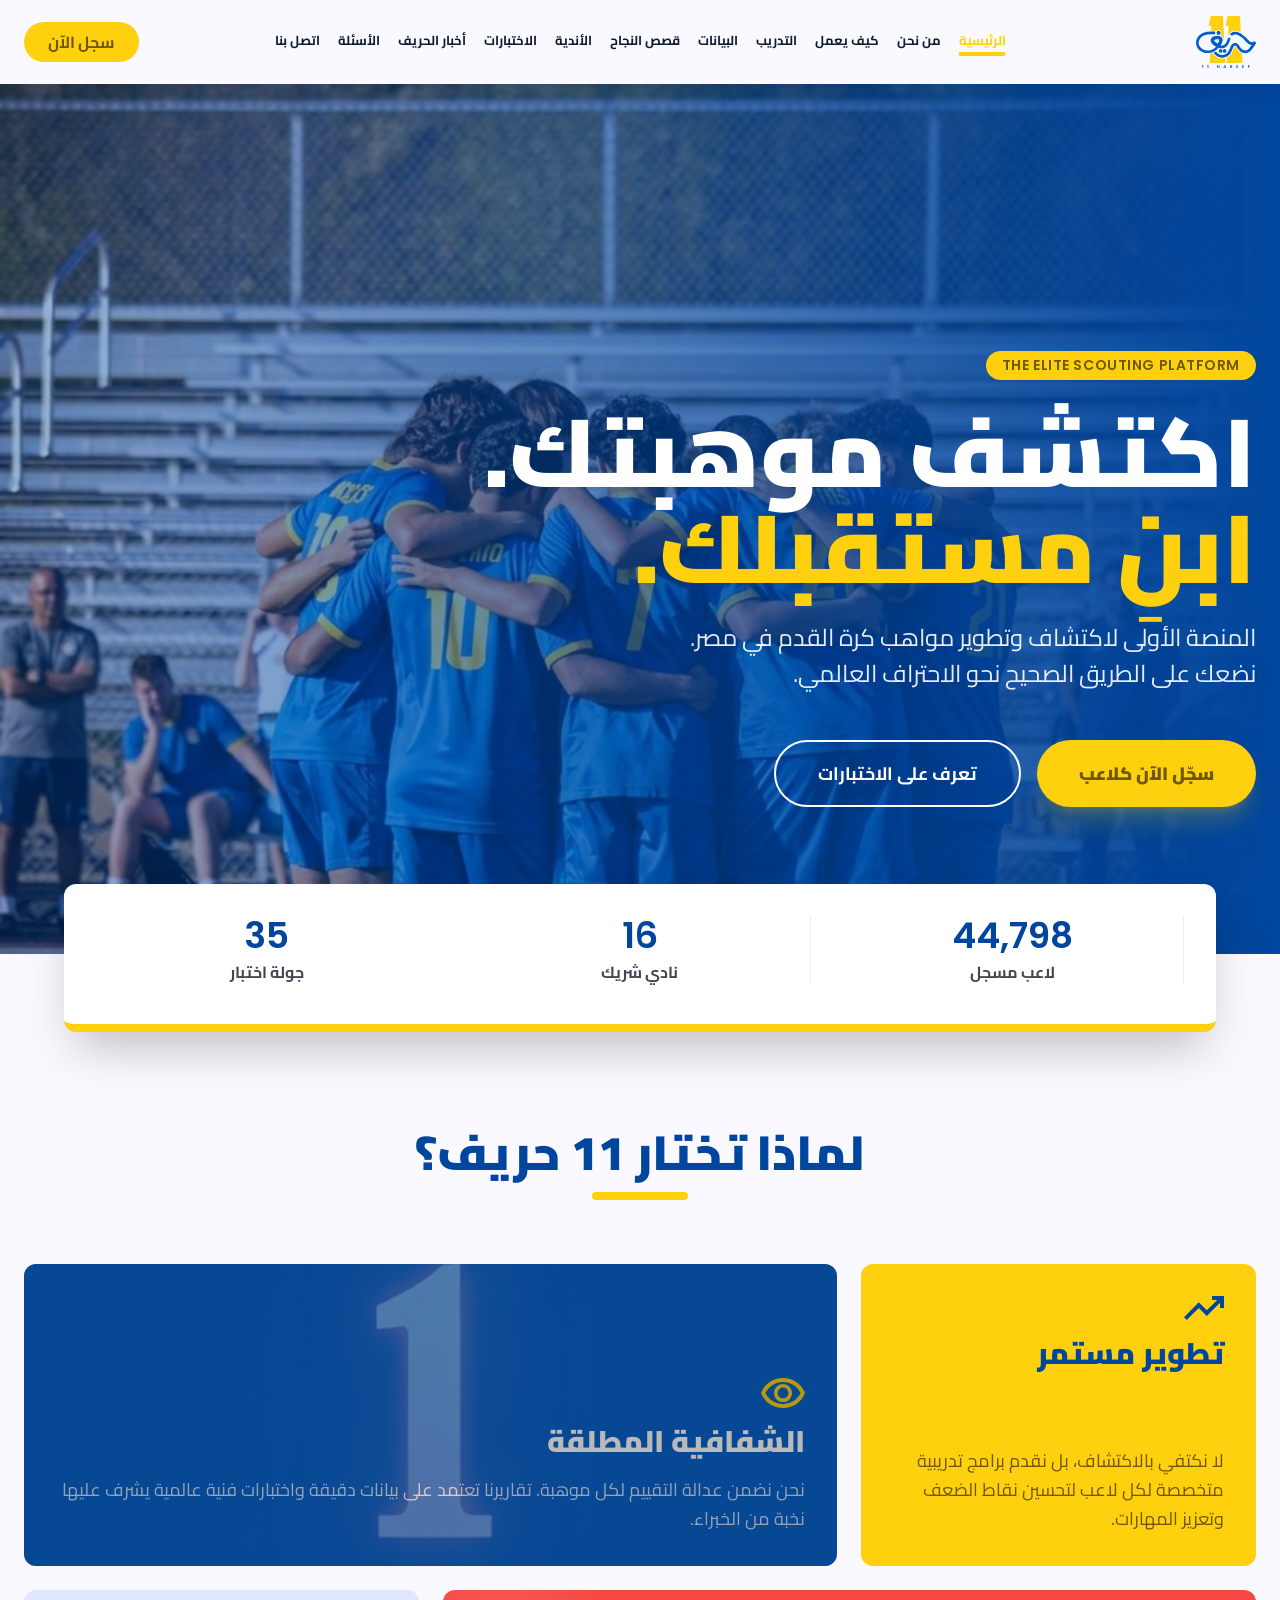
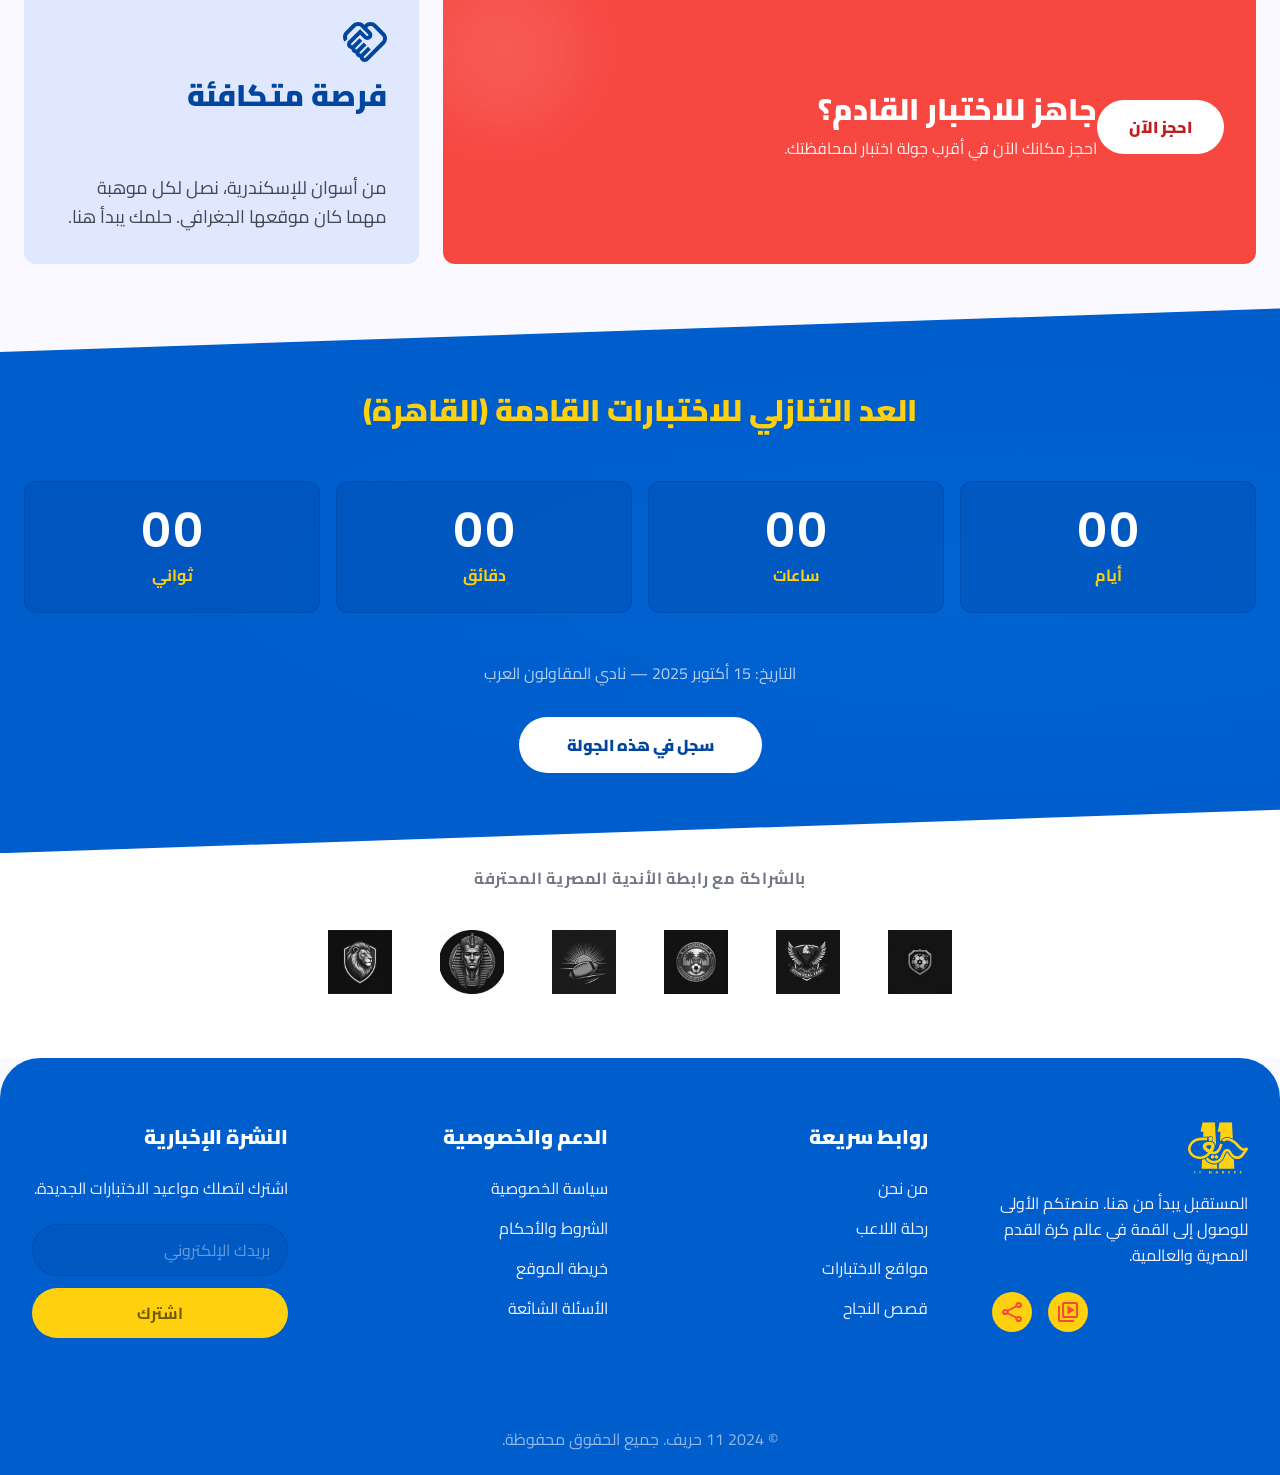
<file: index.html>
<!DOCTYPE html>
<html lang="ar" dir="rtl">
<head>
  <meta charset="UTF-8" />
  <meta name="viewport" content="width=device-width, initial-scale=1.0" />
  <title>11 حريف — منصة اكتشاف وتطوير مواهب كرة القدم</title>
  <meta name="description" content="المنصة الأولى لاكتشاف وتطوير مواهب كرة القدم في مصر. سجّل الآن كلاعب وتعرف على أقرب جولة اختبار لمحافظتك." />

  <!-- Fonts -->
  <link rel="preconnect" href="https://fonts.googleapis.com" />
  <link rel="preconnect" href="https://fonts.gstatic.com" crossorigin />
  <link href="https://fonts.googleapis.com/css2?family=Cairo:wght@400;700;900&family=Poppins:wght@600&display=swap" rel="stylesheet" />

  <!-- Styles -->
  <link rel="stylesheet" href="css/tokens.css" />
  <link rel="stylesheet" href="css/base.css" />
  <link rel="stylesheet" href="css/components.css" />
  <link rel="stylesheet" href="css/animations.css" />
  <link rel="stylesheet" href="css/motion.css" />
</head>

<body>

<!-- ══════════════════════════════════════
     NAVBAR
══════════════════════════════════════ -->
<header class="navbar fade-in" role="banner">
  <div class="container navbar__inner">

    <!-- Logo (RTL: right side = start) -->
    <a href="/" class="navbar__logo" aria-label="الصفحة الرئيسية لـ 11 حريف">
      <img src="assets/logo.svg" alt="11 حريف" />
    </a>

    <!-- Navigation links -->
    <nav class="navbar__links" role="navigation" aria-label="القائمة الرئيسية">
      <a href="index.html"        class="navbar__link active">الرئيسية</a>
      <a href="about.html"        class="navbar__link">من نحن</a>
      <a href="how-it-works.html" class="navbar__link">كيف يعمل</a>
      <a href="training.html"      class="navbar__link">التدريب</a>
      <a href="data-profiles.html" class="navbar__link">البيانات</a>
      <a href="success-stories.html" class="navbar__link">قصص النجاح</a>
      <a href="partner-clubs.html" class="navbar__link">الأندية</a>
      <a href="tryouts.html"      class="navbar__link">الاختبارات</a>
      <a href="news.html"         class="navbar__link">أخبار الحريف</a>
      <a href="faq.html"          class="navbar__link">الأسئلة</a>
      <a href="contact.html"      class="navbar__link">اتصل بنا</a>
    </nav>

    <!-- CTA -->
    <a href="register.html" class="navbar__cta">سجل الآن</a>

    <!-- Mobile hamburger -->
    <button class="navbar__hamburger" aria-label="فتح القائمة" aria-expanded="false" aria-controls="mobile-menu">
      <span></span><span></span><span></span>
    </button>

  </div>
</header>

<!-- Mobile menu -->
<nav id="mobile-menu" class="navbar__mobile" aria-label="قائمة الموبايل">
  <a href="index.html"        class="navbar__link">الرئيسية</a>
  <a href="about.html"        class="navbar__link">من نحن</a>
  <a href="how-it-works.html" class="navbar__link">كيف يعمل</a>
  <a href="training.html"      class="navbar__link">التدريب</a>
  <a href="data-profiles.html" class="navbar__link">البيانات</a>
  <a href="success-stories.html" class="navbar__link">قصص النجاح</a>
  <a href="partner-clubs.html" class="navbar__link">الأندية</a>
  <a href="tryouts.html"      class="navbar__link">الاختبارات</a>
  <a href="news.html"         class="navbar__link">أخبار الحريف</a>
  <a href="faq.html"          class="navbar__link">الأسئلة</a>
  <a href="contact.html"      class="navbar__link">اتصل بنا</a>
  <a href="register.html"     class="navbar__cta">سجل الآن</a>
</nav>


<main>

<!-- ══════════════════════════════════════
     HERO
══════════════════════════════════════ -->
<section id="hero" class="hero" aria-labelledby="hero-heading" style="margin-top:84px">

  <!-- Background image -->
  <div class="hero__bg" aria-hidden="true">
    <img src="assets/hero-bg.jpg" alt="" loading="eager" fetchpriority="high" />
  </div>

  <!-- Gradient overlay -->
  <div class="hero__gradient" aria-hidden="true"></div>

  <!-- Content -->
  <div class="container hero__content">

    <span class="hero__badge fade-in">THE ELITE SCOUTING PLATFORM</span>

    <h1 id="hero-heading" class="hero__heading fade-in fade-in-delay-1">
      اكتشف موهبتك.
      <span>ابنِ مستقبلك.</span>
    </h1>

    <p class="hero__sub fade-in fade-in-delay-2">
      المنصة الأولى لاكتشاف وتطوير مواهب كرة القدم في مصر.<br />
      نضعك على الطريق الصحيح نحو الاحتراف العالمي.
    </p>

    <div class="hero__actions fade-in fade-in-delay-3">
      <a href="register.html" class="btn btn--primary hover-glow">سجّل الآن كلاعب</a>
      <a href="tryouts.html"  class="btn btn--outline hover-lift">تعرف على الاختبارات</a>
    </div>

  </div>

  <!-- Scroll hint -->
  <div class="hero__scroll" aria-hidden="true">
    <span class="hero__scroll-dot"></span>
    <span class="hero__scroll-dot"></span>
    <span class="hero__scroll-dot"></span>
  </div>

</section>


<!-- ══════════════════════════════════════
     STATS BAR
══════════════════════════════════════ -->
<div class="stats-bar-wrapper reveal" aria-label="إحصائيات المنصة">
  <div class="stats-bar">

    <div class="stats-bar__item">
      <span class="stats-bar__number num" aria-label="خمسون ألفاً زائد">50,000+</span>
      <span class="stats-bar__label">لاعب مسجل</span>
    </div>

    <div class="stats-bar__item">
      <span class="stats-bar__number num" aria-label="ثمانية عشر">18</span>
      <span class="stats-bar__label">نادي شريك</span>
    </div>

    <div class="stats-bar__item">
      <span class="stats-bar__number num" aria-label="أربعون">40</span>
      <span class="stats-bar__label">جولة اختبار</span>
    </div>

  </div>
</div>


<!-- ══════════════════════════════════════
     FEATURES — BENTO GRID
══════════════════════════════════════ -->
<section id="features" class="features" aria-labelledby="features-heading">
  <div class="container">

    <div class="section-heading reveal">
      <h2 id="features-heading" class="section-heading__title">لماذا تختار 11 حريف؟</h2>
      <div class="section-heading__bar" aria-hidden="true"></div>
    </div>

    <div class="bento" role="list">

      <!-- Card 1: تطوير مستمر (yellow) -->
      <article class="bento__card bento__card--yellow" role="listitem">
        <div>
          <img src="assets/icon-growth.svg" alt="" class="bento__icon" aria-hidden="true" />
          <h3 class="bento__heading">تطوير مستمر</h3>
        </div>
        <p class="bento__body">
          لا نكتفي بالاكتشاف، بل نقدم برامج تدريبية متخصصة لكل لاعب لتحسين نقاط الضعف وتعزيز المهارات.
        </p>
      </article>

      <!-- Card 2: الشفافية المطلقة (dark blue wide) -->
      <article class="bento__card bento__card--blue-wide" role="listitem">
        <div class="bento__bg" aria-hidden="true">
          <img src="assets/feature1-bg.jpg" alt="" />
        </div>
        <div>
          <img src="assets/icon-eye.svg" alt="" class="bento__icon" aria-hidden="true" />
          <h3 class="bento__heading">الشفافية المطلقة</h3>
          <div style="margin-top:16px">
            <p class="bento__body">
              نحن نضمن عدالة التقييم لكل موهبة. تقاريرنا تعتمد على بيانات دقيقة واختبارات فنية عالمية يشرف عليها نخبة من الخبراء.
            </p>
          </div>
        </div>
      </article>

      <!-- Card 3: جاهز للاختبار (red CTA) -->
      <article class="bento__card bento__card--red" role="listitem">
        <button class="bento__cta-btn">احجز الآن</button>
        <div class="bento__meta">
          <h3 class="bento__heading">جاهز للاختبار القادم؟</h3>
          <p class="bento__body">احجز مكانك الآن في أقرب جولة اختبار لمحافظتك.</p>
        </div>
      </article>

      <!-- Card 4: فرصة متكافئة (light blue) -->
      <article class="bento__card bento__card--light" role="listitem">
        <div>
          <img src="assets/icon-equal.svg" alt="" class="bento__icon" aria-hidden="true" />
          <h3 class="bento__heading">فرصة متكافئة</h3>
        </div>
        <p class="bento__body">
          من أسوان للإسكندرية، نصل لكل موهبة مهما كان موقعها الجغرافي. حلمك يبدأ هنا.
        </p>
      </article>

    </div>
  </div>
</section>


<!-- ══════════════════════════════════════
     COUNTDOWN
══════════════════════════════════════ -->
<section id="tryouts" class="countdown" aria-labelledby="countdown-heading">
  <div class="container">

    <h2 id="countdown-heading" class="countdown__title reveal">
      العد التنازلي للاختبارات القادمة (القاهرة)
    </h2>

    <div class="countdown__grid reveal" role="timer" aria-live="polite" aria-label="العد التنازلي">

      <div class="countdown__unit">
        <div id="cd-days"    class="countdown__number num" aria-label="الأيام">00</div>
        <div class="countdown__label">أيام</div>
      </div>

      <div class="countdown__unit">
        <div id="cd-hours"   class="countdown__number num" aria-label="الساعات">00</div>
        <div class="countdown__label">ساعات</div>
      </div>

      <div class="countdown__unit">
        <div id="cd-minutes" class="countdown__number num" aria-label="الدقائق">00</div>
        <div class="countdown__label">دقائق</div>
      </div>

      <div class="countdown__unit">
        <div id="cd-seconds" class="countdown__number num" aria-label="الثواني">00</div>
        <div class="countdown__label">ثواني</div>
      </div>

    </div>

    <div class="countdown__info reveal reveal-delay-2">
      <p class="countdown__date">التاريخ: 15 أكتوبر 2025 — نادي المقاولون العرب</p>
      <a href="register.html" class="countdown__register">سجل في هذه الجولة</a>
    </div>

  </div>
</section>


<!-- ══════════════════════════════════════
     PARTNERS
══════════════════════════════════════ -->
<section id="partners" class="partners" aria-labelledby="partners-heading">
  <div class="container">

    <p id="partners-heading" class="partners__label reveal">
      بالشراكة مع رابطة الأندية المصرية المحترفة
    </p>

    <div class="partners__logos stagger-children reveal reveal-delay-1" role="list" aria-label="الأندية الشريكة">
      <img src="assets/club1.png" alt="النادي الشريك 1" class="partners__logo hover-lift" loading="lazy" role="listitem" />
      <img src="assets/club2.png" alt="النادي الشريك 2" class="partners__logo hover-lift" loading="lazy" role="listitem" />
      <img src="assets/club3.png" alt="النادي الشريك 3" class="partners__logo hover-lift" loading="lazy" role="listitem" />
      <img src="assets/club4.png" alt="النادي الشريك 4" class="partners__logo hover-lift" loading="lazy" role="listitem" />
      <img src="assets/club5.png" alt="النادي الشريك 5" class="partners__logo hover-lift" loading="lazy" role="listitem" />
      <img src="assets/club6.png" alt="النادي الشريك 6" class="partners__logo hover-lift" loading="lazy" role="listitem" />
    </div>

  </div>
</section>

</main>


<!-- ══════════════════════════════════════
     FOOTER
══════════════════════════════════════ -->
<footer id="contact" class="footer" role="contentinfo">

  <div class="footer__main container stagger-children">

    <!-- Brand column -->
    <div class="footer__brand">
      <div class="footer__logo">
        <img src="assets/logotransparent.svg" alt="11 حريف" />
      </div>
      <p class="footer__tagline">
        المستقبل يبدأ من هنا. منصتكم الأولى للوصول إلى القمة في عالم كرة القدم المصرية والعالمية.
      </p>
      <div class="footer__socials" aria-label="حسابات التواصل الاجتماعي">
        <a href="#" class="footer__social-btn" aria-label="إنستغرام">
          <img src="assets/social-ig.svg" alt="" aria-hidden="true" />
        </a>
        <a href="#" class="footer__social-btn" aria-label="تويتر">
          <img src="assets/social-tw.svg" alt="" aria-hidden="true" />
        </a>
      </div>
    </div>

    <!-- Quick links -->
    <nav class="footer__col" aria-labelledby="footer-links-heading">
      <h3 id="footer-links-heading" class="footer__col-title">روابط سريعة</h3>
      <ul class="footer__links">
        <li><a href="about.html"          class="footer__link">من نحن</a></li>
        <li><a href="how-it-works.html"   class="footer__link">رحلة اللاعب</a></li>
        <li><a href="tryouts.html"        class="footer__link">مواقع الاختبارات</a></li>
        <li><a href="success-stories.html" class="footer__link">قصص النجاح</a></li>
      </ul>
    </nav>

    <!-- Support links -->
    <nav class="footer__col" aria-labelledby="footer-support-heading">
      <h3 id="footer-support-heading" class="footer__col-title">الدعم والخصوصية</h3>
      <ul class="footer__links">
        <li><a href="#"        class="footer__link">سياسة الخصوصية</a></li>
        <li><a href="#"        class="footer__link">الشروط والأحكام</a></li>
        <li><a href="#"        class="footer__link">خريطة الموقع</a></li>
        <li><a href="faq.html" class="footer__link">الأسئلة الشائعة</a></li>
      </ul>
    </nav>

    <!-- Newsletter -->
    <div class="footer__col" aria-labelledby="footer-newsletter-heading">
      <h3 id="footer-newsletter-heading" class="footer__col-title">النشرة الإخبارية</h3>
      <p class="footer__newsletter-desc">اشترك لتصلك مواعيد الاختبارات الجديدة.</p>
      <form class="footer__form" novalidate aria-label="نموذج الاشتراك في النشرة">
        <label for="newsletter-email" class="sr-only">بريدك الإلكتروني</label>
        <input
          id="newsletter-email"
          type="email"
          class="footer__input"
          placeholder="بريدك الإلكتروني"
          autocomplete="email"
          required
        />
        <button type="submit" class="footer__subscribe">اشترك</button>
      </form>
    </div>

  </div>

  <div class="footer__bottom">
    <p class="footer__copyright">© 2024 11 حريف. جميع الحقوق محفوظة.</p>
  </div>

</footer>


<!-- Scripts -->
<script type="module" src="js/main.js"></script>

</body>
</html>
</file>
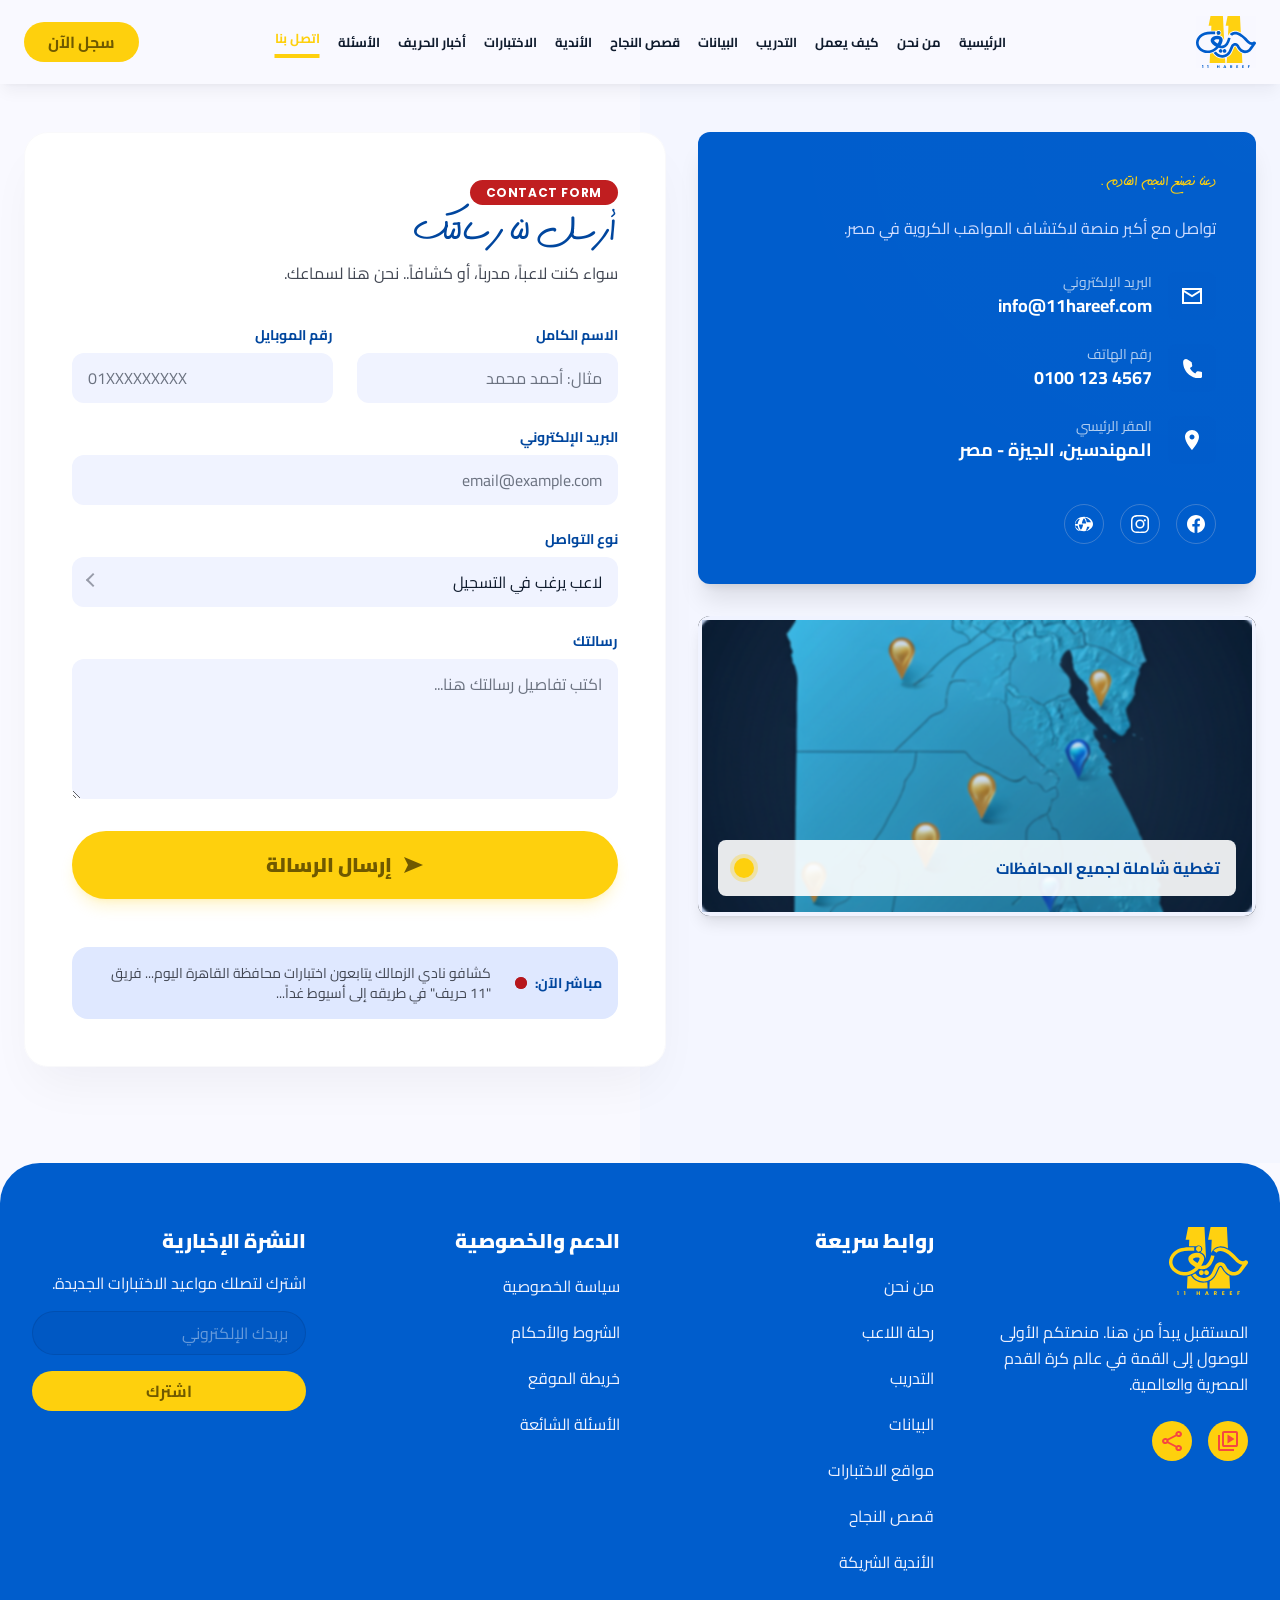
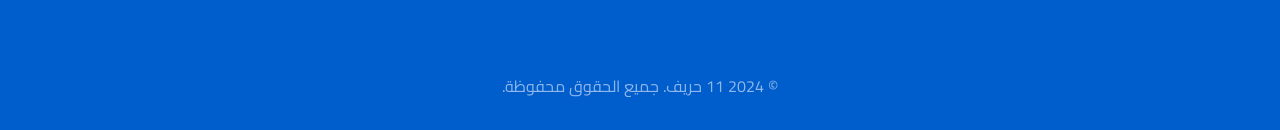
<file: contact.html>
<!DOCTYPE html>
<html lang="ar" dir="rtl">
<head>
<meta charset="UTF-8">
<meta name="viewport" content="width=device-width, initial-scale=1.0">
<title>تواصل معنا — 11 حريف</title>
<link rel="preconnect" href="https://fonts.googleapis.com">
<link rel="preconnect" href="https://fonts.gstatic.com" crossorigin>
<link href="https://fonts.googleapis.com/css2?family=Cairo:wght@400;500;700;900&family=Poppins:wght@600&display=swap" rel="stylesheet">
<link rel="stylesheet" href="css/motion.css">
<style>
  @font-face{
    font-family:'DastNevis';
    src:url('assets/fonts/DastNevis.woff') format('woff');
    font-weight:400;font-style:normal;font-display:swap;
  }
  :root{
    --blue:#005dcc; --blue-d:#00469e; --red:#c01e20;
    --yellow:#fed00d; --yellow-t:#6f5900;
    --ink:#101c2e; --body:#424753; --muted:#727785;
    --lite:#f9f9ff; --lite2:#f0f3ff; --pill:#dfe8ff;
    --foot-t:#f0f3ff;
  }
  *{box-sizing:border-box;margin:0;padding:0}
  html,body{background:var(--lite);font-family:'Cairo',sans-serif;color:var(--ink);width:100%}
  .canvas{width:100%;min-height:100vh;overflow-x:hidden;
    background:linear-gradient(0deg,var(--lite) 0%,var(--lite) 100%),#fff}
  p{margin:0}a{text-decoration:none}
  button,input,select,textarea{font-family:inherit}
  button{cursor:pointer;border:none;background:none}

  /* NAV */
  .nav{position:sticky;top:0;z-index:50;height:84px;
    background:rgba(249,249,255,.9);backdrop-filter:blur(6px);-webkit-backdrop-filter:blur(6px);
    box-shadow:0 10px 15px -3px rgba(16,28,46,.05),0 4px 6px -4px rgba(16,28,46,.05)}
  .nav-inner{position:relative;height:84px;max-width:1280px;margin:0 auto;display:flex;align-items:center;
    justify-content:space-between;padding:0 clamp(16px,3vw,24px)}
  .logo img{height:52px;width:auto;display:block}
  .nav-links{position:absolute;left:50%;top:50%;transform:translate(-50%,-50%);display:flex;align-items:center;gap:18px}
  .nav-links a{font-weight:700;font-size:13px;line-height:24px;color:var(--ink);white-space:nowrap}
  .nav-links a.active{color:var(--yellow);border-bottom:4px solid var(--yellow);padding-bottom:4px}
  .btn-pill{background:var(--yellow);color:var(--yellow-t);font-weight:700;font-size:16px;line-height:24px;
    border-radius:9999px;padding:8px 24px;display:inline-block}

  /* PAGE */
  .contact-wrap{position:relative;padding:48px clamp(16px,3vw,24px) 96px;overflow:hidden}
  .contact-wrap::before{content:'';position:absolute;top:0;bottom:0;inset-inline-start:0;width:50%;
    background:rgba(240,243,255,.5);pointer-events:none;z-index:0}
  .contact-page{position:relative;z-index:1;max-width:1280px;margin:0 auto;
    display:grid;grid-template-columns:minmax(280px,1fr) minmax(320px,1.15fr);gap:32px;align-items:start}

  /* INFO COLUMN */
  .info-col{display:flex;flex-direction:column;gap:32px}
  .info-card{position:relative;background:var(--blue);border-radius:12px;padding:40px;
    box-shadow:0 8px 10px -6px rgba(0,0,0,.1),0 20px 25px -5px rgba(0,0,0,.1);overflow:hidden;
    display:flex;flex-direction:column;align-items:flex-start;gap:24px;text-align:right}
  .info-card__glow{position:absolute;inset:0;opacity:.2;pointer-events:none;
    background:radial-gradient(ellipse at top right,rgba(255,255,255,.05) 0%,transparent 70%)}
  .info-card h2{font-family:'DastNevis','Cairo',sans-serif;font-weight:400;font-size:16px;line-height:20px;color:var(--yellow)}
  .info-card>p{font-size:16px;line-height:24px;color:#d2deff}
  .info-rows{display:flex;flex-direction:column;gap:24px;width:100%;padding-top:8px}
  .info-row{display:flex;align-items:center;gap:16px;width:100%}
  .info-row__icon{width:48px;height:48px;flex-shrink:0;background:rgba(0,93,204,.6);border-radius:8px;
    display:flex;align-items:center;justify-content:center}
  .info-row__icon svg{width:20px;height:20px;fill:#fff}
  .info-row__text{flex:1;display:flex;flex-direction:column;align-items:flex-start;text-align:right}
  .info-row__text span:first-child{font-size:14px;line-height:20px;color:rgba(255,255,255,.7)}
  .info-row__text span:last-child,.info-row__text a{font-size:18px;line-height:28px;font-weight:700;color:#fff}
  .info-row__text a:hover{opacity:.85}
  .info-social{display:flex;gap:16px;padding-top:16px}
  .info-social a{width:40px;height:40px;border-radius:9999px;border:1px solid rgba(194,198,214,.3);
    display:flex;align-items:center;justify-content:center;color:#fff}
  .info-social a svg{width:18px;height:18px;fill:#fff}

  .map-card{position:relative;height:300px;border-radius:12px;overflow:hidden;
    box-shadow:0 4px 6px -4px rgba(0,0,0,.1),0 10px 15px -3px rgba(0,0,0,.1);
    outline:4px solid var(--lite2);outline-offset:-4px}
  .map-card img{width:100%;height:100%;object-fit:cover;display:block}
  .map-card__overlay{position:absolute;inset:4px;background:rgba(0,70,158,.2);backdrop-filter:blur(1px);pointer-events:none}
  .map-card__banner{position:absolute;inset-inline:20px;bottom:20px;display:flex;align-items:center;
    justify-content:space-between;gap:12px;padding:16px;background:rgba(255,255,255,.9);border-radius:8px}
  .map-card__banner p{font-weight:700;font-size:16px;line-height:24px;color:var(--blue-d);text-align:right;flex:1}
  .map-card__pin{width:20px;height:20px;background:var(--yellow);border-radius:50%;flex-shrink:0;
    box-shadow:0 0 0 4px rgba(254,208,13,.3)}

  /* FORM COLUMN */
  .form-card{position:relative;background:#fff;border-radius:24px;padding:48px;
    box-shadow:0 25px 50px -12px rgba(16,28,46,.05);outline:1px solid rgba(194,198,214,.1);outline-offset:-1px}
  .form-head{display:flex;flex-direction:column;align-items:flex-start;gap:8px;text-align:right;margin-bottom:40px}
  .form-badge{background:var(--red);color:#fff;font-family:'Poppins',sans-serif;font-weight:700;
    font-size:12px;line-height:16px;letter-spacing:.6px;text-transform:uppercase;
    padding:4.5px 16px;border-radius:9999px}
  .form-head h1{font-family:'DastNevis','Cairo',sans-serif;font-weight:400;font-size:36px;line-height:40px;color:var(--blue-d)}
  .form-head p{font-size:16px;line-height:24px;color:var(--body)}
  .form-fields{display:flex;flex-direction:column;gap:24px;padding-bottom:8px}
  .form-row{display:grid;grid-template-columns:1fr 1fr;gap:24px}
  .field{display:flex;flex-direction:column;align-items:flex-start;gap:8px;text-align:right}
  .field label{font-weight:700;font-size:14px;line-height:20px;color:var(--blue-d);width:100%;text-align:right}
  .field input,.field select,.field textarea{width:100%;padding:13px 16px;background:var(--lite2);border:none;
    border-radius:12px;font-size:16px;line-height:24px;color:var(--ink);outline:none;text-align:right;resize:vertical}
  .field input::placeholder,.field textarea::placeholder{color:#6b7280}
  .field textarea{min-height:140px}
  .field select{appearance:none;-webkit-appearance:none;cursor:pointer;padding-inline-end:40px}
  .select-wrap{position:relative;width:100%}
  .select-wrap::after{content:'';position:absolute;inset-inline-end:16px;top:50%;
    width:8px;height:8px;border-inline-end:2px solid var(--muted);border-block-end:2px solid var(--muted);
    transform:translateY(-70%) rotate(45deg);pointer-events:none;opacity:.7}
  .form-submit{width:100%;display:inline-flex;align-items:center;justify-content:center;gap:12px;
    padding:20px;background:var(--yellow);color:var(--yellow-t);font-weight:900;font-size:20px;line-height:28px;
    border-radius:9999px;margin-top:8px;
    box-shadow:0 4px 6px -4px rgba(254,208,13,.2),0 10px 15px -3px rgba(254,208,13,.2)}
  .form-submit svg{width:19px;height:16px;fill:var(--yellow-t);flex-shrink:0}

  .live-bar{margin-top:40px;display:flex;align-items:center;gap:24px;padding:16px;background:var(--pill);
    border-radius:16px;overflow:hidden}
  .live-bar__label{display:flex;align-items:center;gap:8px;flex-shrink:0}
  .live-bar__label span{font-weight:700;font-size:14px;line-height:20px;color:var(--blue-d)}
  .live-dot{width:12px;height:12px;border-radius:9999px;background:#9a000e;position:relative;flex-shrink:0}
  .live-dot::before{content:'';position:absolute;inset:0;border-radius:9999px;background:var(--red);opacity:.75;
    animation:live-pulse 1.5s ease-in-out infinite}
  @keyframes live-pulse{0%,100%{transform:scale(1);opacity:.75}50%{transform:scale(1.4);opacity:0}}
  .live-bar p{font-size:14px;line-height:20px;color:var(--body);text-align:right;flex:1}

  /* FOOTER */
  .footer{background:var(--blue);border-top-left-radius:40px;border-top-right-radius:40px;color:#fff;width:100%}
  .footer-top{display:flex;gap:40px;padding:64px clamp(16px,3vw,32px);align-items:flex-start;max-width:1280px;margin:0 auto}
  .fcol{flex:1;display:flex;flex-direction:column;gap:16px}
  .fcol h4{font-weight:900;font-size:20px;line-height:28px;color:#fff;text-align:right}
  .fcol .desc{font-weight:400;font-size:16px;line-height:26px;color:var(--foot-t);text-align:right}
  .fcol ul{list-style:none;display:flex;flex-direction:column;gap:16px;text-align:right}
  .fcol ul li a{font-weight:400;font-size:16px;line-height:24px;color:var(--foot-t)}
  .fcol ul li a:hover{color:#fff}
  .brand-logo{display:flex;justify-content:flex-start;margin-bottom:8px}
  .brand-logo img{width:79px;height:auto;display:block}
  .social{display:flex;gap:16px;justify-content:flex-start;padding-top:8px}
  .social a{width:40px;height:40px;border-radius:9999px;background:var(--yellow);display:flex;align-items:center;justify-content:center}
  .social a img{width:20px;height:20px;display:block}
  .fcol.news p{font-weight:400;font-size:16px;line-height:24px;color:var(--foot-t);text-align:right}
  .fcol.news .inp{background:rgba(0,70,158,.2);border:1px solid rgba(0,70,158,.5);border-radius:9999px;
    padding:6px 17px;text-align:right;color:#fff;font-size:16px;font-family:inherit;width:100%;outline:none}
  .fcol.news .inp::placeholder{color:rgba(255,255,255,.4)}
  .fcol.news .sub{background:var(--yellow);color:var(--yellow-t);font-weight:700;font-size:16px;line-height:24px;
    border:none;border-radius:9999px;height:40px;width:100%;margin-top:16px;cursor:pointer}
  .footer-bottom{border-top:1px solid rgba(0,93,204,.2);padding:32px 24px}
  .footer-bottom p{opacity:.6;text-align:center;font-weight:400;font-size:16px;line-height:24px;color:var(--foot-t)}

  @media (max-width:1024px){
    .contact-page{grid-template-columns:1fr}
    .contact-wrap::before{display:none}
  }
  @media (max-width:768px){
    .nav-links{display:none}
    .form-card{padding:32px 24px}
    .form-row{grid-template-columns:1fr}
    .footer-top{flex-direction:column}
    .live-bar{flex-direction:column;align-items:flex-start}
  }
</style>
</head>
<body>
<div class="canvas">

  <header class="nav fade-in">
    <div class="nav-inner">
      <a href="index.html" class="logo"><img src="assets/logo.svg" alt="11 حريف"></a>
      <nav class="nav-links">
        <a href="index.html">الرئيسية</a>
        <a href="about.html">من نحن</a>
        <a href="how-it-works.html">كيف يعمل</a>
        <a href="training.html">التدريب</a>
        <a href="data-profiles.html">البيانات</a>
        <a href="success-stories.html">قصص النجاح</a>
        <a href="partner-clubs.html">الأندية</a>
        <a href="tryouts.html">الاختبارات</a>
        <a href="news.html">أخبار الحريف</a>
        <a href="faq.html">الأسئلة</a>
        <a href="contact.html" class="active">اتصل بنا</a>
      </nav>
      <a href="register.html" class="btn-pill">سجل الآن</a>
    </div>
  </header>

  <main class="contact-wrap">
    <div class="contact-page">

      <aside class="info-col reveal-right" aria-label="معلومات التواصل">
        <div class="info-card">
          <div class="info-card__glow" aria-hidden="true"></div>
          <h2>دعنا نصنع النجم القادم.</h2>
          <p>تواصل مع أكبر منصة لاكتشاف المواهب الكروية في مصر.</p>
          <div class="info-rows">
            <div class="info-row">
              <div class="info-row__icon" aria-hidden="true">
                <svg viewBox="0 0 20 16"><path d="M0 0h20v16H0V0zm2 2l8 5 8-5H2zm16 2.2-8 5-8-5V14h16V4.2z"/></svg>
              </div>
              <div class="info-row__text">
                <span>البريد الإلكتروني</span>
                <a href="mailto:info@11hareef.com">info@11hareef.com</a>
              </div>
            </div>
            <div class="info-row">
              <div class="info-row__icon" aria-hidden="true">
                <svg viewBox="0 0 18 18"><path d="M3.6 1C2.2 1 1 2.2 1 3.6c0 8.2 6.6 14.8 14.8 14.8 1.4 0 2.6-1.2 2.6-2.6v-2c0-.7-.5-1.3-1.2-1.4l-2.8-.5c-.6-.1-1.2.2-1.5.7l-.9 1.4c-2.1-1.1-3.8-2.8-4.9-4.9l1.4-.9c.5-.3.8-.9.7-1.5l-.5-2.8C4.9 1.5 4.3 1 3.6 1z"/></svg>
              </div>
              <div class="info-row__text">
                <span>رقم الهاتف</span>
                <a href="tel:+201001234567" dir="ltr">0100 123 4567</a>
              </div>
            </div>
            <div class="info-row">
              <div class="info-row__icon" aria-hidden="true">
                <svg viewBox="0 0 16 20"><path d="M8 0C4.1 0 1 3.1 1 7c0 5.2 7 13 7 13s7-7.8 7-13c0-3.9-3.1-7-7-7zm0 9.5c-1.4 0-2.5-1.1-2.5-2.5S6.6 4.5 8 4.5s2.5 1.1 2.5 2.5S9.4 9.5 8 9.5z"/></svg>
              </div>
              <div class="info-row__text">
                <span>المقر الرئيسي</span>
                <span>المهندسين، الجيزة - مصر</span>
              </div>
            </div>
          </div>
          <div class="info-social">
            <a href="#" aria-label="فيسبوك">
              <svg viewBox="0 0 20 20"><path d="M20 10c0-5.5-4.5-10-10-10S0 4.5 0 10c0 5 3.7 9.1 8.4 9.9v-7H5.9V10h2.5V7.8c0-2.5 1.5-3.9 3.8-3.9 1.1 0 2.2.2 2.2.2v2.4h-1.2c-1.2 0-1.6.8-1.6 1.5V10h2.7l-.4 2.9h-2.3v7C16.3 19.1 20 15 20 10z"/></svg>
            </a>
            <a href="#" aria-label="إنستغرام">
              <svg viewBox="0 0 20 20"><path d="M10 1.8c2.7 0 3 .01 4 .05 1 .05 1.5.2 1.9.4.5.2.8.4 1.2.8.4.4.6.7.8 1.2.2.4.35.9.4 1.9.04 1 .05 1.3.05 4s-.01 3-.05 4c-.05 1-.2 1.5-.4 1.9-.2.5-.4.8-.8 1.2-.4.4-.7.6-1.2.8-.4.2-.9.35-1.9.4-1 .04-1.3.05-4 .05s-3-.01-4-.05c-1-.05-1.5-.2-1.9-.4-.5-.2-.8-.4-1.2-.8-.4-.4-.6-.7-.8-1.2-.2-.4-.35-.9-.4-1.9-.04-1-.05-1.3-.05-4s.01-3 .05-4c.05-1 .2-1.5.4-1.9.2-.5.4-.8.8-1.2.4-.4.7-.6 1.2-.8.4-.2.9-.35 1.9-.4 1-.04 1.3-.05 4-.05zM10 0C7.3 0 6.9.01 5.9.05 4.9.1 4.2.3 3.6.6c-.7.3-1.2.6-1.7 1.2C1.3 2.2 1 2.7.6 3.4.3 4 .1 4.7.05 5.7.01 6.7 0 7.1 0 10s.01 3.3.05 4.3c.05 1 .27 1.7.55 2.3.3.7.6 1.2 1.2 1.7.5.5 1 .8 1.7 1.1.6.25 1.3.47 2.3.52 1 .04 1.4.05 4.3.05s3.3-.01 4.3-.05c1-.05 1.7-.27 2.3-.55.7-.3 1.2-.6 1.7-1.2.5-.5.8-1 1.1-1.7.25-.6.47-1.3.52-2.3.04-1 .05-1.4.05-4.3s-.01-3.3-.05-4.3c-.05-1-.27-1.7-.55-2.3-.3-.7-.6-1.2-1.2-1.7C17.8 1.3 17.3 1 16.6.7 16 .45 15.3.23 14.3.18 13.3.14 12.9.13 10 .13z"/><path d="M10 4.9A5.1 5.1 0 1 0 15.1 10 5.1 5.1 0 0 0 10 4.9zm0 8.4A3.3 3.3 0 1 1 13.3 10 3.3 3.3 0 0 1 10 13.3zM15.4 4.7a1.2 1.2 0 1 0 1.2 1.2 1.2 1.2 0 0 0-1.2-1.2z"/></svg>
            </a>
            <a href="#" aria-label="الموقع">
              <svg viewBox="0 0 20 16"><path d="M10 0C4.5 0 0 3.6 0 8s4.5 8 10 8 10-3.6 10-8-4.5-8-10-8zm7.8 6H13c-.2-2-1-3.8-2.2-5.1C13.7 1.5 16.5 3.4 17.8 6zM10 1.5c1.2 1.5 2.1 3.5 2.4 6H7.6c.3-2.5 1.2-4.5 2.4-6zM5.2 2.9C4 4.2 3.2 6 3 8H.2C1.5 3.4 4.3 1.5 5.2 2.9zM.2 10H3c.2 2 1 3.8 2.2 5.1-1 1.4-3.8-.5-5-4.1zm6.4 4.5c-1.2-1.5-2.1-3.5-2.4-6h4.8c-.3 2.5-1.2 4.5-2.4 6zm4.6 1.6c1.2-1.3 2-3.1 2.2-5.1h2.8c-1.3 3.6-4.1 5.5-5 4.1z"/></svg>
            </a>
          </div>
        </div>

        <div class="map-card reveal-scale">
          <img src="assets/tryouts-map.png" alt="خريطة تغطية المحافظات">
          <div class="map-card__overlay" aria-hidden="true"></div>
          <div class="map-card__banner">
            <p>تغطية شاملة لجميع المحافظات</p>
            <div class="map-card__pin motion-pin" aria-hidden="true"></div>
          </div>
        </div>
      </aside>

      <div class="form-card reveal-left">
        <header class="form-head">
          <span class="form-badge">CONTACT FORM</span>
          <h1 id="contact-heading">أرسل لنا رسالتك</h1>
          <p>سواء كنت لاعباً، مدرباً، أو كشافاً.. نحن هنا لسماعك.</p>
        </header>

        <form novalidate aria-labelledby="contact-heading">
          <div class="form-fields">
            <div class="form-row">
              <div class="field">
                <label for="c-name">الاسم الكامل</label>
                <input id="c-name" type="text" placeholder="مثال: أحمد محمد" autocomplete="name" required>
              </div>
              <div class="field">
                <label for="c-phone">رقم الموبايل</label>
                <input id="c-phone" type="tel" placeholder="01XXXXXXXXX" autocomplete="tel" dir="ltr" style="text-align:left">
              </div>
            </div>

            <div class="field">
              <label for="c-email">البريد الإلكتروني</label>
              <input id="c-email" type="email" placeholder="email@example.com" autocomplete="email" required>
            </div>

            <div class="field">
              <label for="c-type">نوع التواصل</label>
              <div class="select-wrap">
                <select id="c-type" required>
                  <option value="player" selected>لاعب يرغب في التسجيل</option>
                  <option value="coach">مدرب</option>
                  <option value="scout">كشاف</option>
                  <option value="club">نادي / شريك</option>
                  <option value="other">أخرى</option>
                </select>
              </div>
            </div>

            <div class="field">
              <label for="c-msg">رسالتك</label>
              <textarea id="c-msg" placeholder="اكتب تفاصيل رسالتك هنا..." required></textarea>
            </div>

            <button type="submit" class="form-submit">
              <svg viewBox="0 0 19 16" aria-hidden="true"><path d="M0 0l19 8-19 8 4-8-4-8z"/></svg>
              إرسال الرسالة
            </button>
          </div>
        </form>

        <div class="live-bar" aria-live="polite">
          <div class="live-bar__label">
            <span>مباشر الآن:</span>
            <span class="live-dot motion-live-pulse" aria-hidden="true"></span>
          </div>
          <p>كشافو نادي الزمالك يتابعون اختبارات محافظة القاهرة اليوم... فريق "11 حريف" في طريقه إلى أسيوط غداً...</p>
        </div>
      </div>

    </div>
  </main>

  <footer class="footer">
    <div class="footer-top stagger-children">
      <div class="fcol">
        <div class="brand-logo"><img src="assets/logotransparent.svg" alt="11 حريف"></div>
        <p class="desc">المستقبل يبدأ من هنا. منصتكم الأولى<br>للوصول إلى القمة في عالم كرة القدم<br>المصرية والعالمية.</p>
        <div class="social">
          <a href="#" aria-label="إنستغرام"><img src="assets/social-ig.svg" alt=""></a>
          <a href="#" aria-label="تويتر"><img src="assets/social-tw.svg" alt=""></a>
        </div>
      </div>
      <div class="fcol">
        <h4>روابط سريعة</h4>
        <ul>
          <li><a href="about.html">من نحن</a></li>
          <li><a href="how-it-works.html">رحلة اللاعب</a></li>
          <li><a href="training.html">التدريب</a></li>
          <li><a href="data-profiles.html">البيانات</a></li>
          <li><a href="tryouts.html">مواقع الاختبارات</a></li>
          <li><a href="success-stories.html">قصص النجاح</a></li>
          <li><a href="partner-clubs.html">الأندية الشريكة</a></li>
        </ul>
      </div>
      <div class="fcol">
        <h4>الدعم والخصوصية</h4>
        <ul>
          <li><a href="#">سياسة الخصوصية</a></li>
          <li><a href="#">الشروط والأحكام</a></li>
          <li><a href="#">خريطة الموقع</a></li>
          <li><a href="faq.html">الأسئلة الشائعة</a></li>
        </ul>
      </div>
      <div class="fcol news">
        <h4>النشرة الإخبارية</h4>
        <p>اشترك لتصلك مواعيد الاختبارات الجديدة.</p>
        <form onsubmit="return false">
          <input class="inp" type="email" placeholder="بريدك الإلكتروني" aria-label="بريدك الإلكتروني">
          <button class="sub" type="submit">اشترك</button>
        </form>
      </div>
    </div>
    <div class="footer-bottom">
      <p>© 2024 11 حريف. جميع الحقوق محفوظة.</p>
    </div>
  </footer>

</div>
<script type="module" src="js/animations.js"></script>
</body>
</html>
</file>
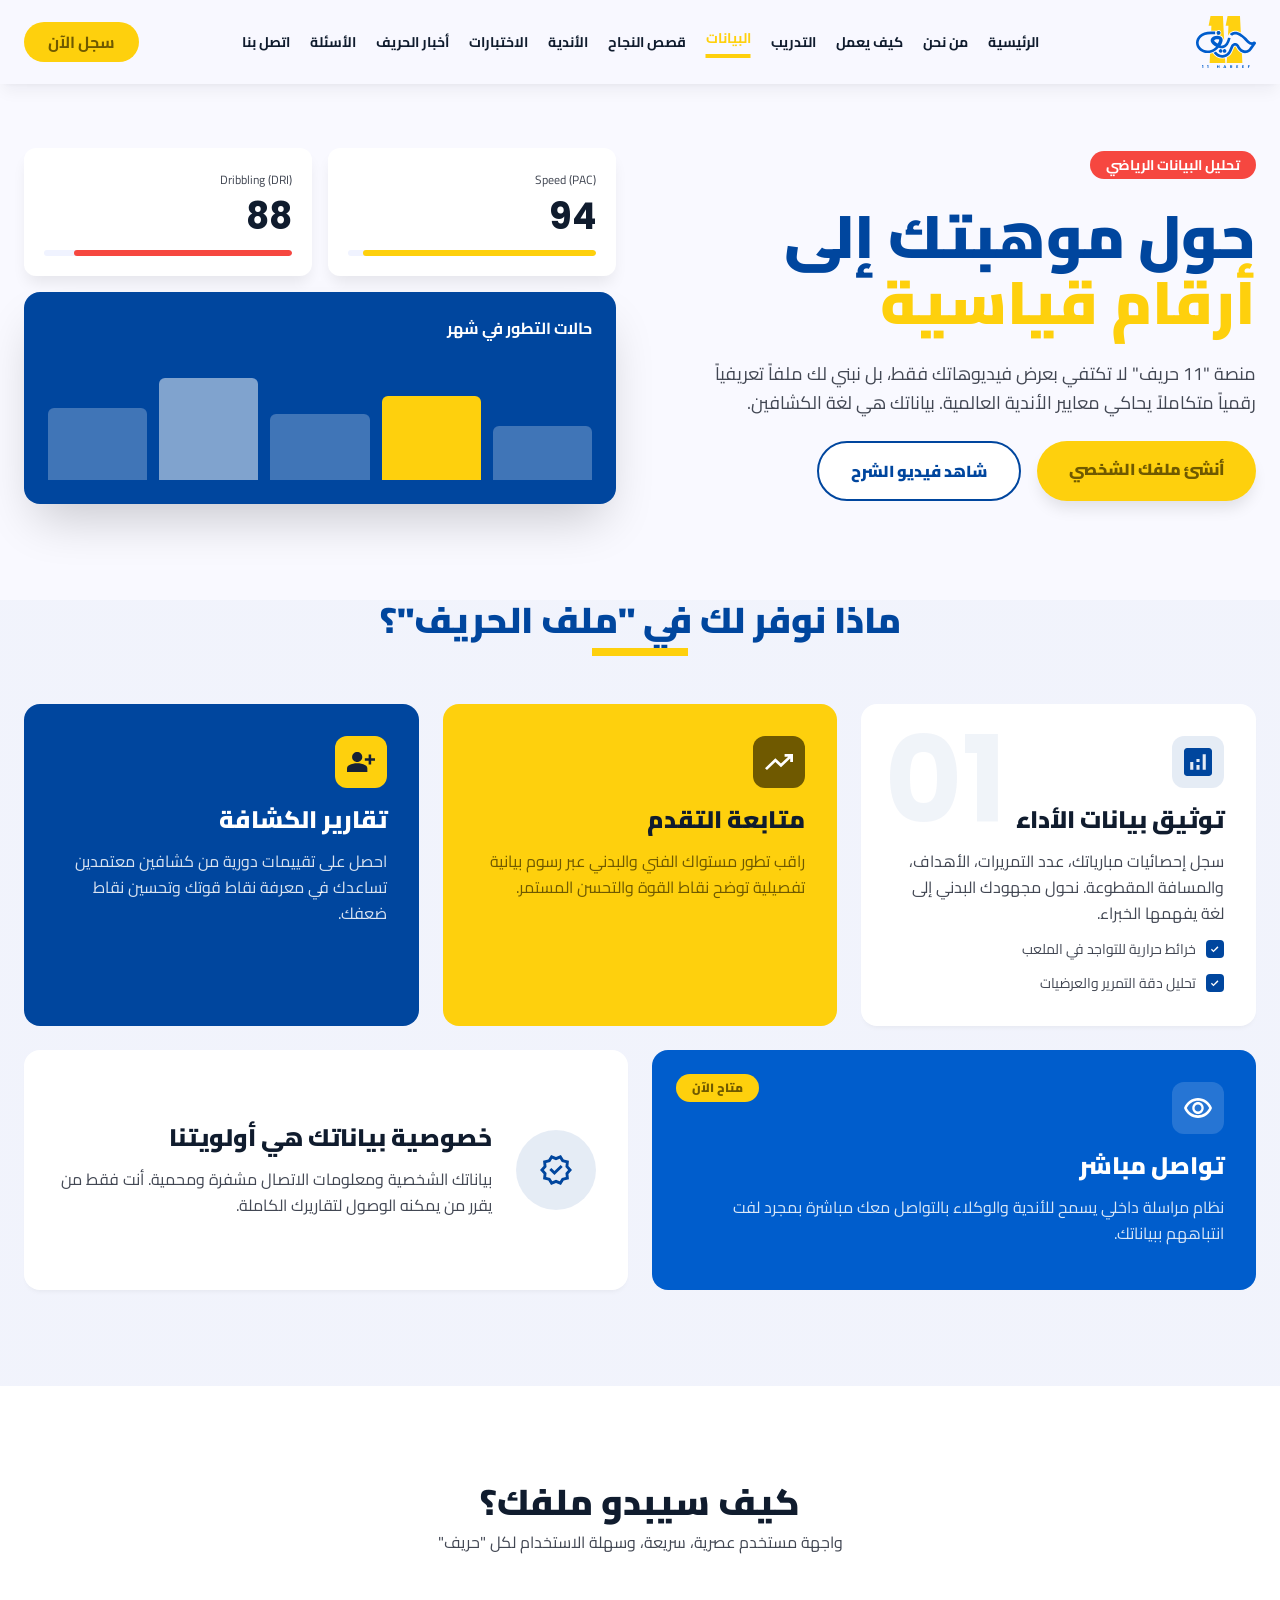
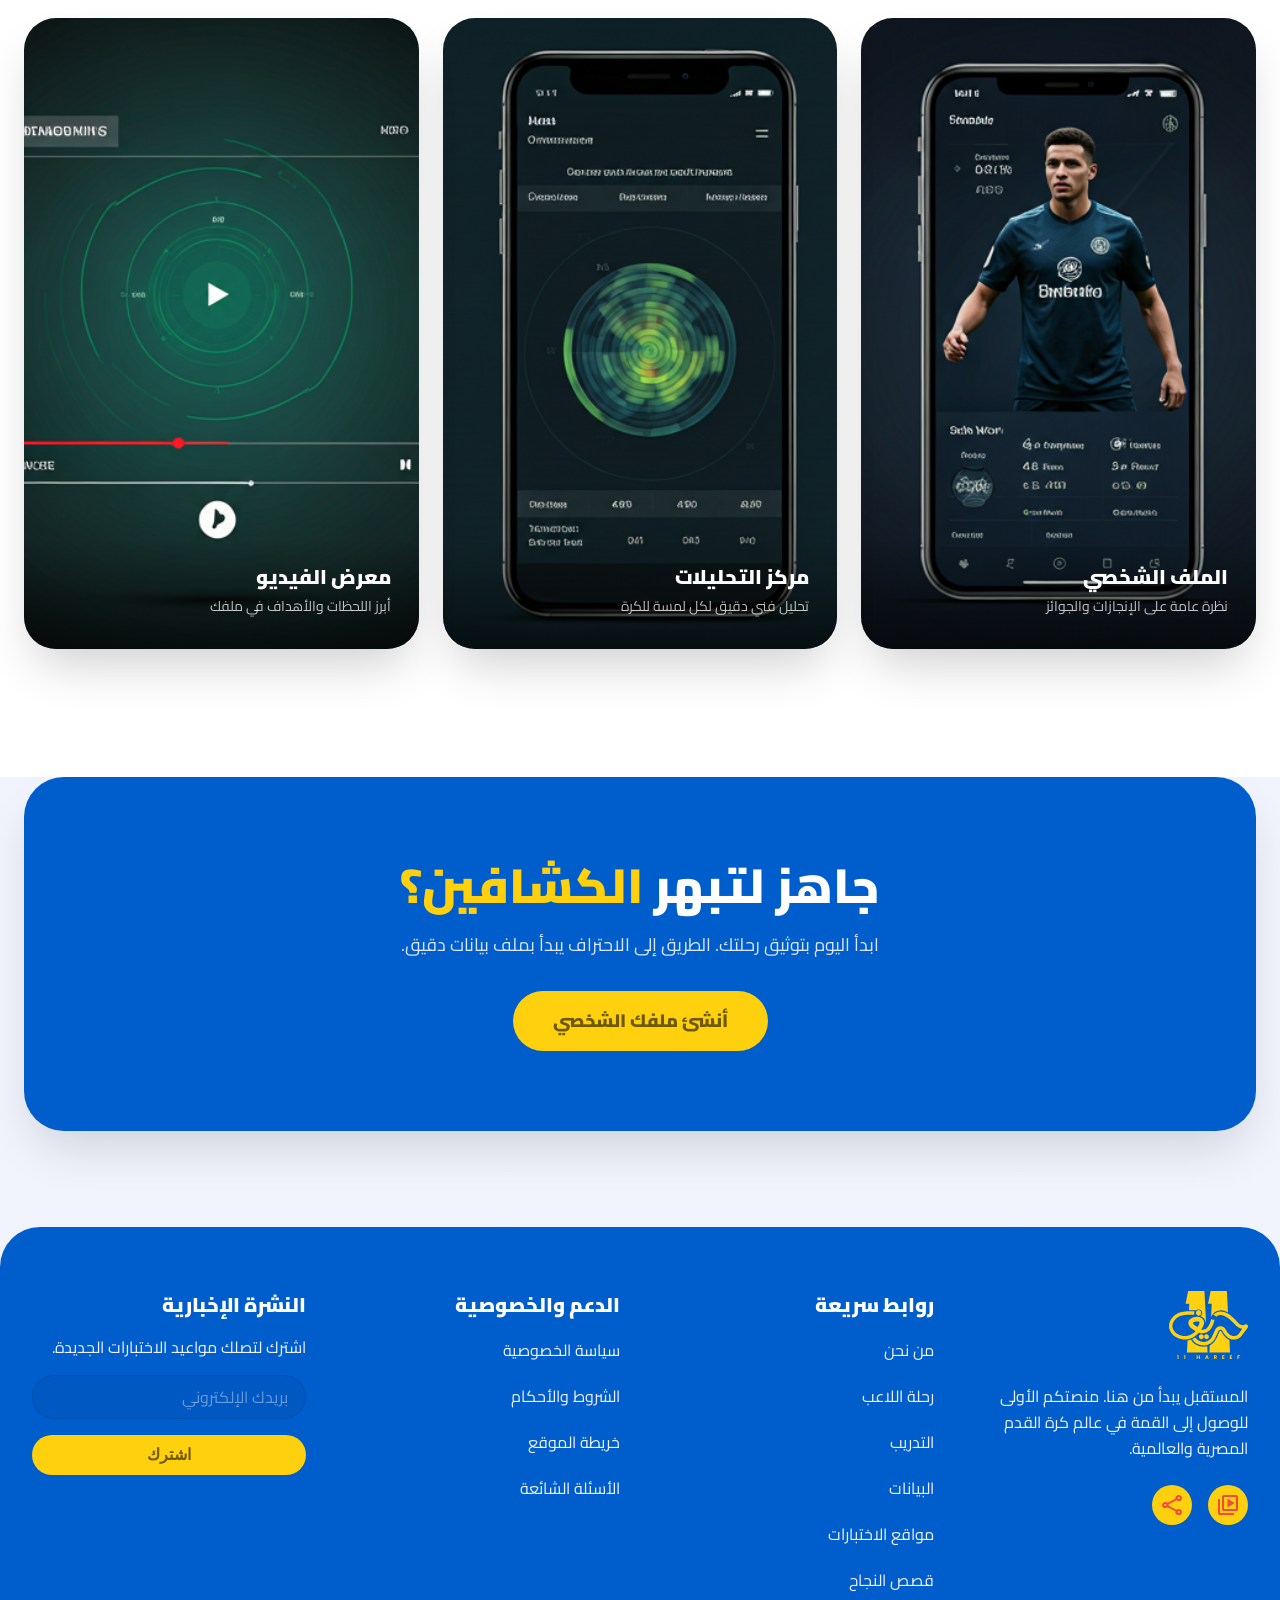
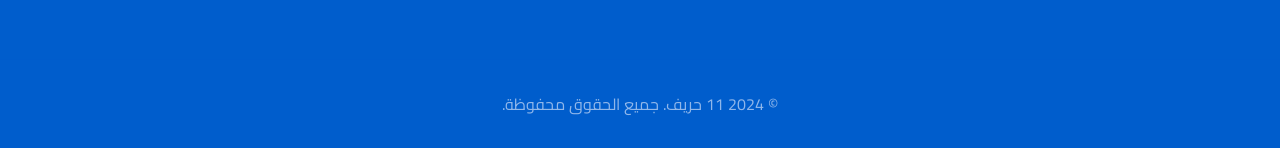
<file: data-profiles.html>
<!DOCTYPE html>
<html lang="ar" dir="rtl">
<head>
<meta charset="UTF-8">
<meta name="viewport" content="width=device-width, initial-scale=1.0">
<title>البيانات والملفات — 11 حريف</title>
<link rel="preconnect" href="https://fonts.googleapis.com">
<link rel="preconnect" href="https://fonts.gstatic.com" crossorigin>
<link href="https://fonts.googleapis.com/css2?family=Cairo:wght@400;500;700;900&family=Poppins:wght@600&display=swap" rel="stylesheet">
<link rel="stylesheet" href="css/motion.css">
<style>
  :root{
    --blue:#005dcc; --blue-d:#00469e; --red:#f64740;
    --yellow:#fed00d; --yellow-t:#6f5900;
    --ink:#101c2e; --body:#424753; --lite:#f9f9ff; --lite2:#f0f3ff;
    --foot-t:#f0f3ff;
  }
  *{box-sizing:border-box;margin:0;padding:0}
  html,body{background:var(--lite);font-family:'Cairo',sans-serif;color:var(--ink);width:100%}
  .canvas{width:100%;min-height:100vh;overflow-x:hidden;
    background:linear-gradient(64deg,transparent 0%,transparent 1%,rgba(0,70,158,.03) 1%)}
  p{margin:0}a{text-decoration:none}
  .sr-only{position:absolute;width:1px;height:1px;padding:0;margin:-1px;overflow:hidden;clip:rect(0,0,0,0);white-space:nowrap;border:0}

  /* NAV */
  .nav{position:sticky;top:0;z-index:50;height:84px;
    background:rgba(249,249,255,.9);backdrop-filter:blur(6px);-webkit-backdrop-filter:blur(6px);
    box-shadow:0 10px 15px -3px rgba(16,28,46,.05),0 4px 6px -4px rgba(16,28,46,.05)}
  .nav-inner{position:relative;height:84px;max-width:1280px;margin:0 auto;display:flex;align-items:center;
    justify-content:space-between;padding:0 clamp(16px,3vw,24px)}
  .logo img{height:52px;width:auto;display:block}
  .nav-links{position:absolute;left:50%;top:50%;transform:translate(-50%,-50%);display:flex;align-items:center;gap:20px}
  .nav-links a{font-weight:700;font-size:14px;line-height:24px;color:var(--ink);white-space:nowrap}
  .nav-links a.active{color:var(--yellow);border-bottom:4px solid var(--yellow);padding-bottom:4px}
  .btn-pill{background:var(--yellow);color:var(--yellow-t);font-weight:700;font-size:16px;line-height:24px;
    border-radius:9999px;padding:8px 24px;display:inline-block}

  /* HERO */
  .hero{padding:64px clamp(16px,3vw,24px) 96px;background:var(--lite)}
  .hero__inner{max-width:1232px;margin:0 auto;display:grid;grid-template-columns:1fr 1fr;gap:48px;align-items:center}
  .hero__copy{display:flex;flex-direction:column;align-items:flex-start;gap:24px;text-align:right}
  .hero__badge{background:var(--red);color:#fff;font-weight:700;font-size:14px;line-height:20px;
    padding:4px 16px;border-radius:9999px}
  .hero__title{font-weight:900;font-size:clamp(36px,5vw,60px);line-height:1.1;color:var(--blue-d)}
  .hero__title .hl{color:var(--yellow);background:none;padding:0}
  .hero__sub{font-size:18px;line-height:29px;color:var(--body);max-width:560px}
  .hero__actions{display:flex;flex-wrap:wrap;gap:16px;justify-content:flex-start}
  .hero__btn{display:inline-block;padding:16px 32px;border-radius:9999px;font-weight:900;font-size:16px;line-height:24px}
  .hero__btn--primary{background:var(--yellow);color:var(--yellow-t);box-shadow:0 10px 15px -3px rgba(0,0,0,.1)}
  .hero__btn--ghost{background:#fff;color:var(--blue-d);border:2px solid var(--blue-d)}

  .hero__panel{display:flex;flex-direction:column;gap:16px}
  .hero__stats-row{display:grid;grid-template-columns:1fr 1fr;gap:16px}
  .hero__stat{background:#fff;border-radius:12px;padding:20px;box-shadow:0 10px 15px -3px rgba(0,0,0,.08)}
  .hero__stat label{display:block;font-size:12px;color:var(--body);margin-bottom:8px}
  .hero__stat strong{font-family:'Poppins',sans-serif;font-size:36px;font-weight:700;color:var(--ink);line-height:1}
  .hero__stat .bar{height:6px;border-radius:9999px;background:var(--lite2);margin-top:12px;overflow:hidden}
  .hero__stat .bar span{display:block;height:100%;border-radius:9999px}
  .hero__stat .bar--yellow span{width:94%;background:var(--yellow)}
  .hero__stat .bar--red span{width:88%;background:var(--red)}
  .hero__chart{background:var(--blue-d);border-radius:16px;padding:24px;color:#fff;
    box-shadow:0 25px 50px -12px rgba(0,0,0,.2)}
  .hero__chart h3{font-size:16px;font-weight:700;line-height:24px;margin-bottom:20px;text-align:right}
  .hero__bars{display:flex;align-items:flex-end;justify-content:space-between;gap:12px;height:120px}
  .hero__bars span{flex:1;border-radius:6px 6px 0 0;background:rgba(255,255,255,.25);min-width:0}
  .hero__bars span:nth-child(1){height:45%}
  .hero__bars span:nth-child(2){height:70%;background:var(--yellow)}
  .hero__bars span:nth-child(3){height:55%}
  .hero__bars span:nth-child(4){height:85%;background:rgba(255,255,255,.5)}
  .hero__bars span:nth-child(5){height:60%}
  .hero__avatar{position:absolute;bottom:-12px;left:24px;width:56px;height:56px;border-radius:9999px;
    border:3px solid #fff;overflow:hidden;box-shadow:0 4px 12px rgba(0,0,0,.15)}
  .hero__panel-wrap{position:relative}

  /* BENTO */
  .features{padding:0 clamp(16px,3vw,24px) 96px}
  .features__head{display:flex;flex-direction:column;align-items:center;gap:8px;margin-bottom:48px;text-align:center}
  .features__head h2{font-weight:900;font-size:36px;line-height:40px;color:var(--blue-d)}
  .features__bar{width:96px;height:8px;background:var(--yellow)}
  .bento{max-width:1232px;margin:0 auto;display:flex;flex-direction:column;gap:24px}
  .bento__row{display:grid;gap:24px}
  .bento__row--top{grid-template-columns:repeat(3,minmax(0,1fr))}
  .bento__row--bottom{grid-template-columns:repeat(2,minmax(0,1fr))}
  .bento__card{border-radius:16px;padding:32px;display:flex;flex-direction:column;gap:16px;text-align:right;
    align-items:flex-start;position:relative;overflow:hidden;min-height:240px}
  .bento__card--doc{background:#fff;box-shadow:0 4px 6px -4px rgba(0,0,0,.08)}
  .bento__card--progress{background:var(--yellow)}
  .bento__card--scout{background:var(--blue-d);color:#fff}
  .bento__card--privacy{background:#fff;box-shadow:0 4px 6px -4px rgba(0,0,0,.08);
    flex-direction:row;align-items:center;gap:24px;min-height:0;direction:rtl}
  .bento__card--chat{background:var(--blue);color:#fff}
  .bento__num{position:absolute;left:24px;top:16px;font-family:'Poppins',sans-serif;font-weight:700;
    font-size:120px;line-height:1;color:rgba(0,70,158,.06);pointer-events:none}
  .bento__icon{width:52px;height:52px;border-radius:12px;background:rgba(0,70,158,.1);
    display:flex;align-items:center;justify-content:center;position:relative;z-index:1;flex-shrink:0}
  .bento__icon img{width:28px;height:28px;object-fit:contain}
  .bento__card--scout .bento__icon{background:var(--yellow)}
  .bento__card--scout .bento__icon img{filter:brightness(0) saturate(100%) invert(12%) sepia(30%) saturate(800%) hue-rotate(182deg)}
  .bento__card--progress .bento__icon{background:var(--yellow-t)}
  .bento__card--progress .bento__icon img{filter:brightness(0) invert(1)}
  .bento__card--chat .bento__icon{background:rgba(255,255,255,.15)}
  .bento__card--chat .bento__icon img{filter:brightness(0) invert(1)}
  .bento__card--privacy .bento__icon{width:80px;height:80px;border-radius:9999px;background:rgba(0,70,158,.1)}
  .bento__card--privacy .bento__icon img{width:32px;height:32px;filter:none}
  .bento__body{flex:1;display:flex;flex-direction:column;gap:12px;align-items:flex-start;position:relative;z-index:1}
  .bento__card h3{font-weight:900;font-size:24px;line-height:32px;width:100%}
  .bento__card p{font-size:16px;line-height:26px}
  .bento__card--doc p,.bento__card--privacy p{color:var(--body)}
  .bento__card--progress p{color:var(--yellow-t)}
  .bento__card--scout p,.bento__card--chat p{color:rgba(255,255,255,.85)}
  .bento__list{list-style:none;display:flex;flex-direction:column;gap:12px;width:100%}
  .bento__list li{display:flex;align-items:center;justify-content:flex-start;gap:10px;direction:rtl;
    font-size:14px;line-height:22px;color:var(--body)}
  .bento__list li::before{content:"";width:18px;height:18px;flex-shrink:0;border-radius:4px;background:var(--blue-d);
    background-image:url("data:image/svg+xml,%3Csvg xmlns='http://www.w3.org/2000/svg' viewBox='0 0 18 18'%3E%3Cpath fill='%23fff' d='M7 13.2 3.8 10l1.2-1.2 2 2 5.2-5.2L13.4 7z'/%3E%3C/svg%3E");
    background-size:14px;background-position:center;background-repeat:no-repeat}
  .bento__badge{position:absolute;top:24px;left:24px;z-index:2;background:var(--yellow);color:var(--yellow-t);
    font-weight:900;font-size:12px;line-height:16px;padding:6px 16px;border-radius:9999px}

  /* APP PREVIEW */
  .preview{padding:96px clamp(16px,3vw,24px) 128px;background:#fff}
  .preview__head{display:flex;flex-direction:column;align-items:center;gap:8px;margin-bottom:64px;text-align:center}
  .preview__head h2{font-weight:900;font-size:36px;line-height:40px;color:var(--ink)}
  .preview__head p{font-size:16px;line-height:24px;color:var(--body)}
  .preview__grid{max-width:1232px;margin:0 auto;display:grid;grid-template-columns:repeat(3,minmax(0,1fr));gap:24px}
  .preview__card{position:relative;border-radius:32px;overflow:hidden;
    box-shadow:0 25px 50px -12px rgba(0,0,0,.2);aspect-ratio:10/16}
  .preview__card img{width:100%;height:100%;display:block;object-fit:cover;object-position:center top}
  .preview__card-text{position:absolute;inset-inline:0;bottom:0;padding:24px 28px 32px;text-align:right;
    background:linear-gradient(180deg,transparent 0%,rgba(0,0,0,.55) 100%)}
  .preview__card-text h3{color:#fff;font-weight:900;font-size:20px;line-height:28px;margin-bottom:4px}
  .preview__card-text p{color:rgba(255,255,255,.75);font-size:14px;line-height:22px}

  /* CTA */
  .cta-wrap{padding:0 clamp(16px,3vw,24px) 96px}
  .cta-inner{max-width:1232px;margin:0 auto;background:var(--blue);border-radius:40px;padding:80px clamp(24px,6vw,48px);
    text-align:center;box-shadow:0 25px 50px -12px rgba(0,0,0,.15)}
  .cta-inner h2{color:#fff;font-weight:900;font-size:clamp(32px,4vw,48px);line-height:1.2;margin-bottom:16px}
  .cta-inner h2 .hl{color:var(--yellow)}
  .cta-inner>p{color:rgba(255,255,255,.85);font-size:18px;line-height:28px;max-width:560px;margin:0 auto 32px}
  .cta-btn{display:inline-block;padding:16px 40px;background:var(--yellow);color:var(--yellow-t);
    border-radius:9999px;font-weight:900;font-size:18px;line-height:28px}

  /* FOOTER */
  .footer{background:var(--blue);border-top-left-radius:40px;border-top-right-radius:40px;color:#fff;width:100%}
  .footer-top{display:flex;gap:40px;padding:64px clamp(16px,3vw,32px);align-items:flex-start;max-width:1280px;margin:0 auto}
  .fcol{flex:1;display:flex;flex-direction:column;gap:16px}
  .fcol h4{font-weight:900;font-size:20px;line-height:28px;color:#fff;text-align:right}
  .fcol .desc{font-weight:400;font-size:16px;line-height:26px;color:var(--foot-t);text-align:right}
  .fcol ul{list-style:none;display:flex;flex-direction:column;gap:16px;text-align:right}
  .fcol ul li a{font-weight:400;font-size:16px;line-height:24px;color:var(--foot-t)}
  .fcol ul li a:hover{color:#fff}
  .brand-logo{display:flex;justify-content:flex-start;margin-bottom:8px}
  .brand-logo img{width:79px;height:auto;display:block}
  .social{display:flex;gap:16px;justify-content:flex-start;padding-top:8px}
  .social a{width:40px;height:40px;border-radius:9999px;background:var(--yellow);display:flex;align-items:center;justify-content:center}
  .social a img{width:20px;height:20px;display:block}
  .news p{font-weight:400;font-size:16px;line-height:24px;color:var(--foot-t);text-align:right}
  .news .inp{background:rgba(0,70,158,.2);border:1px solid rgba(0,70,158,.5);border-radius:9999px;
    padding:6px 17px;text-align:right;color:#fff;font-size:16px;font-family:inherit;width:100%;outline:none}
  .news .inp::placeholder{color:rgba(255,255,255,.4)}
  .news .sub{background:var(--yellow);color:var(--yellow-t);font-weight:700;font-size:16px;line-height:24px;
    border:none;border-radius:9999px;height:40px;width:100%;margin-top:16px;cursor:pointer}
  .footer-bottom{border-top:1px solid rgba(0,93,204,.2);padding:32px 24px}
  .footer-bottom p{opacity:.6;text-align:center;font-weight:400;font-size:16px;line-height:24px;color:var(--foot-t)}

  @media (max-width:1024px){
    .hero__inner{grid-template-columns:1fr}
    .bento__row--top,.bento__row--bottom{grid-template-columns:1fr}
    .bento__card--privacy{flex-direction:column;align-items:flex-start}
    .preview__grid{grid-template-columns:1fr}
  }
  @media (max-width:768px){
    .nav-links{display:none}
    .footer-top{flex-direction:column}
    .hero__stats-row{grid-template-columns:1fr}
  }
</style>
</head>
<body>
<div class="canvas">

  <header class="nav fade-in">
    <div class="nav-inner">
      <a href="index.html" class="logo"><img src="assets/logo.svg" alt="11 حريف"></a>
      <nav class="nav-links">
        <a href="index.html">الرئيسية</a>
        <a href="about.html">من نحن</a>
        <a href="how-it-works.html">كيف يعمل</a>
        <a href="training.html">التدريب</a>
        <a href="data-profiles.html" class="active">البيانات</a>
        <a href="success-stories.html">قصص النجاح</a>
        <a href="partner-clubs.html">الأندية</a>
        <a href="tryouts.html">الاختبارات</a>
        <a href="news.html">أخبار الحريف</a>
        <a href="faq.html">الأسئلة</a>
        <a href="contact.html">اتصل بنا</a>
      </nav>
      <a href="register.html" class="btn-pill">سجل الآن</a>
    </div>
  </header>

  <main>
    <!-- HERO -->
    <section class="hero" aria-labelledby="data-heading">
      <div class="hero__inner">
        <div class="hero__copy reveal-right">
          <span class="hero__badge">تحليل البيانات الرياضي</span>
          <h1 id="data-heading" class="hero__title">
            حول موهبتك إلى<br>
            <span class="hl">أرقام قياسية</span>
          </h1>
          <p class="hero__sub">منصة "11 حريف" لا تكتفي بعرض فيديوهاتك فقط، بل نبني لك ملفاً تعريفياً رقمياً متكاملاً يحاكي معايير الأندية العالمية. بياناتك هي لغة الكشافين.</p>
          <div class="hero__actions">
            <a href="register.html" class="hero__btn hero__btn--primary">أنشئ ملفك الشخصي</a>
            <a href="how-it-works.html" class="hero__btn hero__btn--ghost">شاهد فيديو الشرح</a>
          </div>
        </div>
        <div class="hero__panel-wrap reveal-left">
          <div class="hero__panel" aria-hidden="true">
            <div class="hero__stats-row">
              <div class="hero__stat">
                <label>Speed (PAC)</label>
                <strong>94</strong>
                <div class="bar bar--yellow"><span></span></div>
              </div>
              <div class="hero__stat">
                <label>Dribbling (DRI)</label>
                <strong>88</strong>
                <div class="bar bar--red"><span></span></div>
              </div>
            </div>
            <div class="hero__chart">
              <h3>حالات التطور في شهر</h3>
              <div class="hero__bars">
                <span></span><span></span><span></span><span></span><span></span>
              </div>
            </div>
          </div>
        </div>
      </div>
    </section>

    <!-- FEATURES BENTO -->
    <section class="features" aria-labelledby="features-heading">
      <div class="features__head">
        <h2 id="features-heading">ماذا نوفر لك في "ملف الحريف"؟</h2>
        <div class="features__bar" aria-hidden="true"></div>
      </div>
      <div class="bento reveal">
        <div class="bento__row bento__row--top">

          <article class="bento__card bento__card--doc reveal-scale-child">
            <span class="bento__num">01</span>
            <div class="bento__icon"><img src="assets/Icon2.svg" alt="" aria-hidden="true"></div>
            <div class="bento__body">
              <h3>توثيق بيانات الأداء</h3>
              <p>سجل إحصائيات مبارياتك، عدد التمريرات، الأهداف، والمسافة المقطوعة. نحول مجهودك البدني إلى لغة يفهمها الخبراء.</p>
              <ul class="bento__list">
                <li>خرائط حرارية للتواجد في الملعب</li>
                <li>تحليل دقة التمرير والعرضيات</li>
              </ul>
            </div>
          </article>

          <article class="bento__card bento__card--progress reveal-scale-child">
            <div class="bento__icon"><img src="assets/icon-growth.svg" alt="" aria-hidden="true"></div>
            <div class="bento__body">
              <h3>متابعة التقدم</h3>
              <p>راقب تطور مستواك الفني والبدني عبر رسوم بيانية تفصيلية توضح نقاط القوة والتحسن المستمر.</p>
            </div>
          </article>

          <article class="bento__card bento__card--scout reveal-scale-child">
            <div class="bento__icon"><img src="assets/Icon3.svg" alt="" aria-hidden="true"></div>
            <div class="bento__body">
              <h3>تقارير الكشافة</h3>
              <p>احصل على تقييمات دورية من كشافين معتمدين تساعدك في معرفة نقاط قوتك وتحسين نقاط ضعفك.</p>
            </div>
          </article>

        </div>
        <div class="bento__row bento__row--bottom">

          <article class="bento__card bento__card--chat reveal-scale-child">
            <span class="bento__badge">متاح الآن</span>
            <div class="bento__icon"><img src="assets/Icon7.svg" alt="" aria-hidden="true"></div>
            <div class="bento__body">
              <h3>تواصل مباشر</h3>
              <p>نظام مراسلة داخلي يسمح للأندية والوكلاء بالتواصل معك مباشرة بمجرد لفت انتباههم ببياناتك.</p>
            </div>
          </article>

          <article class="bento__card bento__card--privacy reveal-scale-child">
            <div class="bento__icon"><img src="assets/Icon6.svg" alt="" aria-hidden="true"></div>
            <div class="bento__body">
              <h3>خصوصية بياناتك هي أولويتنا</h3>
              <p>بياناتك الشخصية ومعلومات الاتصال مشفرة ومحمية. أنت فقط من يقرر من يمكنه الوصول لتقاريرك الكاملة.</p>
            </div>
          </article>

        </div>
      </div>
    </section>

    <!-- APP PREVIEW -->
    <section class="preview" aria-labelledby="preview-heading">
      <div class="preview__head">
        <h2 id="preview-heading">كيف سيبدو ملفك؟</h2>
        <p>واجهة مستخدم عصرية، سريعة، وسهلة الاستخدام لكل "حريف"</p>
      </div>
      <div class="preview__grid stagger-children">
        <article class="preview__card hover-lift">
          <img src="assets/profile-screen-1.jpg" alt="شاشة الملف الشخصي">
          <div class="preview__card-text">
            <h3>الملف الشخصي</h3>
            <p>نظرة عامة على الإنجازات والجوائز</p>
          </div>
        </article>
        <article class="preview__card hover-lift">
          <img src="assets/profile-screen-2.jpg" alt="شاشة مركز التحليلات">
          <div class="preview__card-text">
            <h3>مركز التحليلات</h3>
            <p>تحليل فني دقيق لكل لمسة للكرة</p>
          </div>
        </article>
        <article class="preview__card hover-lift">
          <img src="assets/profile-screen-3.jpg" alt="شاشة معرض الفيديو">
          <div class="preview__card-text">
            <h3>معرض الفيديو</h3>
            <p>أبرز اللحظات والأهداف في ملفك</p>
          </div>
        </article>
      </div>
    </section>

    <!-- CTA -->
    <section class="cta-wrap" aria-label="دعوة للتسجيل">
      <div class="cta-inner">
        <h2>جاهز لتبهر <span class="hl">الكشافين؟</span></h2>
        <p>ابدأ اليوم بتوثيق رحلتك. الطريق إلى الاحتراف يبدأ بملف بيانات دقيق.</p>
        <a href="register.html" class="cta-btn">أنشئ ملفك الشخصي</a>
      </div>
    </section>
  </main>

  <footer class="footer">
    <div class="footer-top stagger-children">
      <div class="fcol">
        <div class="brand-logo"><img src="assets/logotransparent.svg" alt="11 حريف"></div>
        <p class="desc">المستقبل يبدأ من هنا. منصتكم الأولى<br>للوصول إلى القمة في عالم كرة القدم<br>المصرية والعالمية.</p>
        <div class="social">
          <a href="#" aria-label="إنستغرام"><img src="assets/social-ig.svg" alt=""></a>
          <a href="#" aria-label="تويتر"><img src="assets/social-tw.svg" alt=""></a>
        </div>
      </div>
      <div class="fcol">
        <h4>روابط سريعة</h4>
        <ul>
          <li><a href="about.html">من نحن</a></li>
          <li><a href="how-it-works.html">رحلة اللاعب</a></li>
          <li><a href="training.html">التدريب</a></li>
          <li><a href="data-profiles.html">البيانات</a></li>
          <li><a href="tryouts.html">مواقع الاختبارات</a></li>
          <li><a href="success-stories.html">قصص النجاح</a></li>
        </ul>
      </div>
      <div class="fcol">
        <h4>الدعم والخصوصية</h4>
        <ul>
          <li><a href="#">سياسة الخصوصية</a></li>
          <li><a href="#">الشروط والأحكام</a></li>
          <li><a href="#">خريطة الموقع</a></li>
          <li><a href="faq.html">الأسئلة الشائعة</a></li>
        </ul>
      </div>
      <div class="fcol news">
        <h4>النشرة الإخبارية</h4>
        <p>اشترك لتصلك مواعيد الاختبارات الجديدة.</p>
        <form onsubmit="return false">
          <input class="inp" type="email" placeholder="بريدك الإلكتروني" aria-label="بريدك الإلكتروني">
          <button class="sub" type="submit">اشترك</button>
        </form>
      </div>
    </div>
    <div class="footer-bottom">
      <p>© 2024 11 حريف. جميع الحقوق محفوظة.</p>
    </div>
  </footer>

</div>
<script type="module" src="js/animations.js"></script>
</body>
</html>
</file>
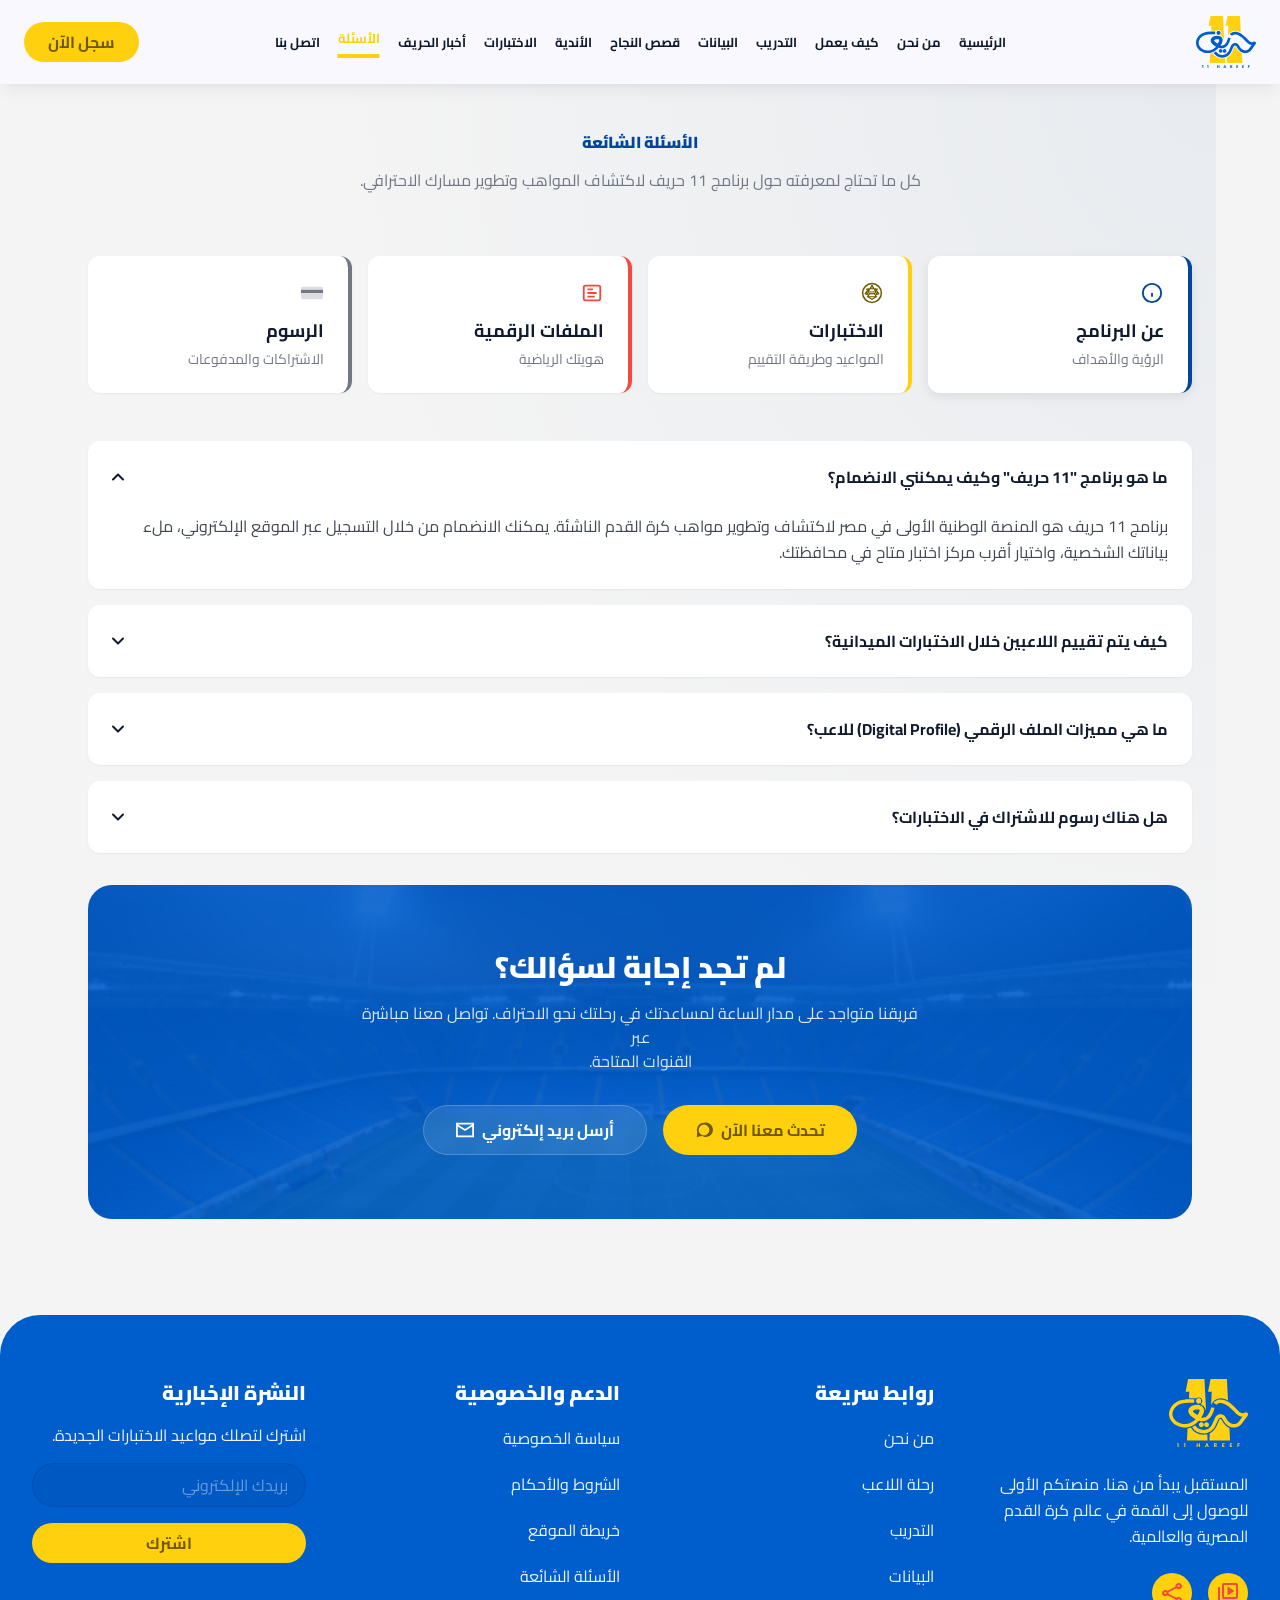
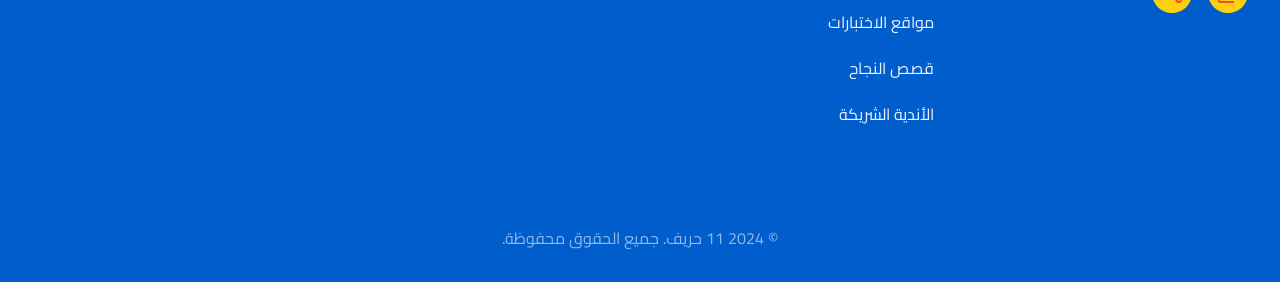
<file: faq.html>
<!DOCTYPE html>
<html lang="ar" dir="rtl">
<head>
<meta charset="UTF-8">
<meta name="viewport" content="width=device-width, initial-scale=1.0">
<title>الأسئلة الشائعة — 11 حريف</title>
<link rel="preconnect" href="https://fonts.googleapis.com">
<link rel="preconnect" href="https://fonts.gstatic.com" crossorigin>
<link href="https://fonts.googleapis.com/css2?family=Cairo:wght@400;500;700;900&family=Poppins:wght@600&display=swap" rel="stylesheet">
<link rel="stylesheet" href="css/motion.css">
<style>
  :root{
    --blue:#005dcc; --blue-d:#00469e; --red:#f64740;
    --yellow:#fed00d; --yellow-t:#6f5900;
    --ink:#101c2e; --body:#424753; --muted:#727785;
    --lite:#f9f9ff; --lite2:#f0f3ff; --page:#f4f4f4;
    --foot-t:#f0f3ff;
  }
  *{box-sizing:border-box;margin:0;padding:0}
  html,body{background:var(--page);font-family:'Cairo',sans-serif;color:var(--ink);width:100%}
  .canvas{width:100%;min-height:100vh;overflow-x:hidden}
  p{margin:0}a{text-decoration:none}
  button{font-family:inherit;cursor:pointer;border:none;background:none}

  /* NAV */
  .nav{position:sticky;top:0;z-index:50;height:84px;
    background:rgba(249,249,255,.9);backdrop-filter:blur(6px);-webkit-backdrop-filter:blur(6px);
    box-shadow:0 10px 15px -3px rgba(16,28,46,.05),0 4px 6px -4px rgba(16,28,46,.05)}
  .nav-inner{position:relative;height:84px;max-width:1280px;margin:0 auto;display:flex;align-items:center;
    justify-content:space-between;padding:0 clamp(16px,3vw,24px)}
  .logo img{height:52px;width:auto;display:block}
  .nav-links{position:absolute;left:50%;top:50%;transform:translate(-50%,-50%);display:flex;align-items:center;gap:18px}
  .nav-links a{font-weight:700;font-size:13px;line-height:24px;color:var(--ink);white-space:nowrap}
  .nav-links a.active{color:var(--yellow);border-bottom:4px solid var(--yellow);padding-bottom:4px}
  .btn-pill{background:var(--yellow);color:var(--yellow-t);font-weight:700;font-size:16px;line-height:24px;
    border-radius:9999px;padding:8px 24px;display:inline-block}

  /* MAIN */
  .faq-page{max-width:1152px;margin:0 auto;padding:48px clamp(16px,3vw,24px) 96px;
    background:radial-gradient(ellipse at top right,rgba(0,70,158,.05) 0%,transparent 55%)}
  .faq-head{display:flex;flex-direction:column;align-items:center;gap:16px;text-align:center;margin-bottom:48px}
  .faq-head h1{font-weight:900;font-size:16px;line-height:20px;color:var(--blue-d)}
  .faq-head p{max-width:672px;font-size:16px;line-height:24px;color:var(--muted)}

  /* CATEGORY CARDS */
  .faq-cats{display:grid;grid-template-columns:repeat(4,minmax(0,1fr));gap:16px;padding-top:16px;margin-bottom:48px}
  .faq-cat{background:#fff;border-radius:12px;padding:24px;box-shadow:0 1px 2px rgba(0,0,0,.05);
    display:flex;flex-direction:column;align-items:flex-start;text-align:right;gap:0;
    border-inline-start:4px solid var(--blue-d);transition:box-shadow .2s}
  .faq-cat:hover,.faq-cat.is-active{box-shadow:0 4px 12px rgba(0,0,0,.08)}
  .faq-cat--yellow{border-color:var(--yellow)}
  .faq-cat--red{border-color:var(--red)}
  .faq-cat--gray{border-color:var(--muted)}
  .faq-cat__icon{width:25px;height:25px;display:flex;align-items:center;justify-content:center;margin-bottom:12px}
  .faq-cat__icon svg{width:22px;height:22px}
  .faq-cat--blue .faq-cat__icon{color:var(--blue-d)}
  .faq-cat--yellow .faq-cat__icon{color:var(--yellow)}
  .faq-cat--red .faq-cat__icon{color:var(--red)}
  .faq-cat--gray .faq-cat__icon{color:var(--muted)}
  .faq-cat h2{font-weight:700;font-size:18px;line-height:28px;color:var(--ink);width:100%}
  .faq-cat p{font-size:14px;line-height:20px;color:var(--muted);margin-top:4px;width:100%}

  /* ACCORDION */
  .faq-list{display:flex;flex-direction:column;gap:16px;padding-bottom:32px}
  .faq-item{background:#fff;border-radius:12px;box-shadow:0 1px 2px rgba(0,0,0,.05);overflow:hidden}
  .faq-item__q{width:100%;padding:24px;display:flex;justify-content:space-between;align-items:center;gap:16px;
    text-align:right;background:none;font-weight:700;font-size:16px;line-height:24px;color:var(--ink)}
  .faq-item__chev{width:12px;height:8px;flex-shrink:0;transition:transform .2s}
  .faq-item__chev svg{width:12px;height:8px;display:block}
  .faq-item.is-open .faq-item__chev{transform:rotate(180deg)}
  .faq-item__a{display:none;padding:0 24px 24px;text-align:right}
  .faq-item.is-open .faq-item__a{display:block}
  .faq-item__a p{font-size:16px;line-height:26px;color:var(--body)}

  /* SUPPORT CTA */
  .support{position:relative;background:var(--blue);border-radius:24px;padding:64px clamp(24px,6vw,64px);
    overflow:hidden;text-align:center}
  .support__bg{position:absolute;inset:0;width:100%;height:100%;object-fit:cover;opacity:.1;pointer-events:none}
  .support__inner{position:relative;z-index:1;display:flex;flex-direction:column;align-items:center;gap:16px}
  .support h2{font-weight:900;font-size:30px;line-height:36px;color:#fff}
  .support p{max-width:576px;font-size:16px;line-height:24px;color:rgba(255,255,255,.85)}
  .support__actions{display:flex;flex-wrap:wrap;justify-content:center;gap:16px;padding-top:16px}
  .support__btn{display:inline-flex;align-items:center;gap:8px;padding:12px 32px;border-radius:9999px;
    font-weight:700;font-size:16px;line-height:24px}
  .support__btn--primary{background:var(--yellow);color:var(--yellow-t)}
  .support__btn--ghost{background:rgba(255,255,255,.1);color:#fff;border:1px solid rgba(255,255,255,.2);
    backdrop-filter:blur(6px)}
  .support__btn svg{width:18px;height:18px;flex-shrink:0}

  /* FOOTER */
  .footer{background:var(--blue);border-top-left-radius:40px;border-top-right-radius:40px;color:#fff;width:100%}
  .footer-top{display:flex;gap:40px;padding:64px clamp(16px,3vw,32px);align-items:flex-start;max-width:1280px;margin:0 auto}
  .fcol{flex:1;display:flex;flex-direction:column;gap:16px}
  .fcol h4{font-weight:900;font-size:20px;line-height:28px;color:#fff;text-align:right}
  .fcol .desc{font-weight:400;font-size:16px;line-height:26px;color:var(--foot-t);text-align:right}
  .fcol ul{list-style:none;display:flex;flex-direction:column;gap:16px;text-align:right}
  .fcol ul li a{font-weight:400;font-size:16px;line-height:24px;color:var(--foot-t)}
  .fcol ul li a:hover{color:#fff}
  .brand-logo{display:flex;justify-content:flex-start;margin-bottom:8px}
  .brand-logo img{width:79px;height:auto;display:block}
  .social{display:flex;gap:16px;justify-content:flex-start;padding-top:8px}
  .social a{width:40px;height:40px;border-radius:9999px;background:var(--yellow);display:flex;align-items:center;justify-content:center}
  .social a img{width:20px;height:20px;display:block}
  .news p{font-weight:400;font-size:16px;line-height:24px;color:var(--foot-t);text-align:right}
  .news .inp{background:rgba(0,70,158,.2);border:1px solid rgba(0,70,158,.5);border-radius:9999px;
    padding:6px 17px;text-align:right;color:#fff;font-size:16px;font-family:inherit;width:100%;outline:none}
  .news .inp::placeholder{color:rgba(255,255,255,.4)}
  .news .sub{background:var(--yellow);color:var(--yellow-t);font-weight:700;font-size:16px;line-height:24px;
    border:none;border-radius:9999px;height:40px;width:100%;margin-top:16px;cursor:pointer}
  .footer-bottom{border-top:1px solid rgba(0,93,204,.2);padding:32px 24px}
  .footer-bottom p{opacity:.6;text-align:center;font-weight:400;font-size:16px;line-height:24px;color:var(--foot-t)}

  @media (max-width:1024px){
    .faq-cats{grid-template-columns:repeat(2,minmax(0,1fr))}
  }
  @media (max-width:768px){
    .nav-links{display:none}
    .footer-top{flex-direction:column}
    .faq-cats{grid-template-columns:1fr}
    .support{padding:48px 24px}
    .support__actions{flex-direction:column;width:100%}
    .support__btn{justify-content:center;width:100%}
  }
</style>
</head>
<body>
<div class="canvas">

  <header class="nav fade-in">
    <div class="nav-inner">
      <a href="index.html" class="logo"><img src="assets/logo.svg" alt="11 حريف"></a>
      <nav class="nav-links">
        <a href="index.html">الرئيسية</a>
        <a href="about.html">من نحن</a>
        <a href="how-it-works.html">كيف يعمل</a>
        <a href="training.html">التدريب</a>
        <a href="data-profiles.html">البيانات</a>
        <a href="success-stories.html">قصص النجاح</a>
        <a href="partner-clubs.html">الأندية</a>
        <a href="tryouts.html">الاختبارات</a>
        <a href="news.html">أخبار الحريف</a>
        <a href="faq.html" class="active">الأسئلة</a>
        <a href="contact.html">اتصل بنا</a>
      </nav>
      <a href="register.html" class="btn-pill">سجل الآن</a>
    </div>
  </header>

  <main class="faq-page">
    <header class="faq-head">
      <h1 id="faq-heading">الأسئلة الشائعة</h1>
      <p>كل ما تحتاج لمعرفته حول برنامج 11 حريف لاكتشاف المواهب وتطوير مسارك الاحترافي.</p>
    </header>

    <div class="faq-cats stagger-children" role="tablist" aria-label="تصنيفات الأسئلة">
      <button type="button" class="faq-cat faq-cat--blue is-active" data-cat="program" role="tab" aria-selected="true">
        <span class="faq-cat__icon" aria-hidden="true">
          <svg viewBox="0 0 24 24" fill="none" stroke="currentColor" stroke-width="2"><circle cx="12" cy="12" r="10"/><path d="M12 16v-4M12 8h.01"/></svg>
        </span>
        <h2>عن البرنامج</h2>
        <p>الرؤية والأهداف</p>
      </button>
      <button type="button" class="faq-cat faq-cat--yellow" data-cat="tryout" role="tab" aria-selected="false">
        <span class="faq-cat__icon" aria-hidden="true">
          <img src="assets/icon-soccer.svg" alt="" width="22" height="22">
        </span>
        <h2>الاختبارات</h2>
        <p>المواعيد وطريقة التقييم</p>
      </button>
      <button type="button" class="faq-cat faq-cat--red" data-cat="profiles" role="tab" aria-selected="false">
        <span class="faq-cat__icon" aria-hidden="true">
          <svg viewBox="0 0 24 24" fill="none" stroke="currentColor" stroke-width="2"><rect x="3" y="4" width="18" height="16" rx="2"/><path d="M7 8h6M7 12h10M7 16h8"/></svg>
        </span>
        <h2>الملفات الرقمية</h2>
        <p>هويتك الرياضية</p>
      </button>
      <button type="button" class="faq-cat faq-cat--gray" data-cat="fees" role="tab" aria-selected="false">
        <span class="faq-cat__icon" aria-hidden="true">
          <svg viewBox="0 0 28 20" fill="currentColor"><rect x="0" y="2" width="28" height="16" rx="3" opacity=".25"/><rect x="0" y="6" width="28" height="4"/></svg>
        </span>
        <h2>الرسوم</h2>
        <p>الاشتراكات والمدفوعات</p>
      </button>
    </div>

    <div class="faq-list" id="faq-list" role="list">

      <article class="faq-item is-open" data-cat="program" role="listitem">
        <button type="button" class="faq-item__q" aria-expanded="true">
          <span>ما هو برنامج "11 حريف" وكيف يمكنني الانضمام؟</span>
          <span class="faq-item__chev" aria-hidden="true">
            <svg viewBox="0 0 12 8" fill="none"><path d="M1 1.5 6 6.5 11 1.5" stroke="#101C2E" stroke-width="2" stroke-linecap="round" stroke-linejoin="round"/></svg>
          </span>
        </button>
        <div class="faq-item__a">
          <p>برنامج 11 حريف هو المنصة الوطنية الأولى في مصر لاكتشاف وتطوير مواهب كرة القدم الناشئة. يمكنك الانضمام من خلال التسجيل عبر الموقع الإلكتروني، ملء<br>بياناتك الشخصية، واختيار أقرب مركز اختبار متاح في محافظتك.</p>
        </div>
      </article>

      <article class="faq-item" data-cat="tryout" role="listitem">
        <button type="button" class="faq-item__q" aria-expanded="false">
          <span>كيف يتم تقييم اللاعبين خلال الاختبارات الميدانية؟</span>
          <span class="faq-item__chev" aria-hidden="true">
            <svg viewBox="0 0 12 8" fill="none"><path d="M1 1.5 6 6.5 11 1.5" stroke="#101C2E" stroke-width="2" stroke-linecap="round" stroke-linejoin="round"/></svg>
          </span>
        </button>
        <div class="faq-item__a">
          <p>يعتمد التقييم على 4 محاور رئيسية: الأداء البدني، المهارات التقنية، الأداء التكتيكي، والذكاء الرياضي. يشرف على كل اختبار فريق من الكشافين المعتمدين مع توثيق فيديو كامل للأداء.</p>
        </div>
      </article>

      <article class="faq-item" data-cat="profiles" role="listitem">
        <button type="button" class="faq-item__q" aria-expanded="false">
          <span>ما هي مميزات الملف الرقمي (Digital Profile) للاعب؟</span>
          <span class="faq-item__chev" aria-hidden="true">
            <svg viewBox="0 0 12 8" fill="none"><path d="M1 1.5 6 6.5 11 1.5" stroke="#101C2E" stroke-width="2" stroke-linecap="round" stroke-linejoin="round"/></svg>
          </span>
        </button>
        <div class="faq-item__a">
          <p>يشمل الملف الرقمي تقارير أداء تفصيلية، مقاطع فيديو من الاختبارات، قياسات بدنية، تقييمات الكشافين، وإحصائيات مقارنة مع اللاعبين الآخرين في نفس الفئة العمرية.</p>
        </div>
      </article>

      <article class="faq-item" data-cat="fees" role="listitem">
        <button type="button" class="faq-item__q" aria-expanded="false">
          <span>هل هناك رسوم للاشتراك في الاختبارات؟</span>
          <span class="faq-item__chev" aria-hidden="true">
            <svg viewBox="0 0 12 8" fill="none"><path d="M1 1.5 6 6.5 11 1.5" stroke="#101C2E" stroke-width="2" stroke-linecap="round" stroke-linejoin="round"/></svg>
          </span>
        </button>
        <div class="faq-item__a">
          <p>التسجيل وإنشاء الملف الشخصي مجاني تماماً. رسوم رمزية تُطبَّق عند حجز موعد الاختبار لتغطية تكاليف التنظيم والتوثيق.</p>
        </div>
      </article>

    </div>

    <section class="support reveal" aria-label="الدعم">
      <img class="support__bg" src="assets/clubs-hero.jpg" alt="" aria-hidden="true">
      <div class="support__inner">
        <h2>لم تجد إجابة لسؤالك؟</h2>
        <p>فريقنا متواجد على مدار الساعة لمساعدتك في رحلتك نحو الاحتراف. تواصل معنا مباشرة عبر<br>القنوات المتاحة.</p>
        <div class="support__actions">
          <a href="contact.html" class="support__btn support__btn--primary">
            تحدث معنا الآن
            <svg viewBox="0 0 20 20" fill="currentColor" aria-hidden="true"><path d="M10 2a8 8 0 0 0-7.5 10.5L2 18l5.6-1.5A8 8 0 1 0 10 2zm0 2a6 6 0 0 1 0 12 6 6 0 0 1 0-12z"/></svg>
          </a>
          <a href="mailto:info@11hareef.com" class="support__btn support__btn--ghost">
            أرسل بريد إلكتروني
            <svg viewBox="0 0 20 16" fill="currentColor" aria-hidden="true"><path d="M0 0h20v16H0V0zm2 2l8 5 8-5H2zm16 2.2-8 5-8-5V14h16V4.2z"/></svg>
          </a>
        </div>
      </div>
    </section>
  </main>

  <footer class="footer">
    <div class="footer-top stagger-children">
      <div class="fcol">
        <div class="brand-logo"><img src="assets/logotransparent.svg" alt="11 حريف"></div>
        <p class="desc">المستقبل يبدأ من هنا. منصتكم الأولى<br>للوصول إلى القمة في عالم كرة القدم<br>المصرية والعالمية.</p>
        <div class="social">
          <a href="#" aria-label="إنستغرام"><img src="assets/social-ig.svg" alt=""></a>
          <a href="#" aria-label="تويتر"><img src="assets/social-tw.svg" alt=""></a>
        </div>
      </div>
      <div class="fcol">
        <h4>روابط سريعة</h4>
        <ul>
          <li><a href="about.html">من نحن</a></li>
          <li><a href="how-it-works.html">رحلة اللاعب</a></li>
          <li><a href="training.html">التدريب</a></li>
          <li><a href="data-profiles.html">البيانات</a></li>
          <li><a href="tryouts.html">مواقع الاختبارات</a></li>
          <li><a href="success-stories.html">قصص النجاح</a></li>
          <li><a href="partner-clubs.html">الأندية الشريكة</a></li>
        </ul>
      </div>
      <div class="fcol">
        <h4>الدعم والخصوصية</h4>
        <ul>
          <li><a href="#">سياسة الخصوصية</a></li>
          <li><a href="#">الشروط والأحكام</a></li>
          <li><a href="#">خريطة الموقع</a></li>
          <li><a href="faq.html">الأسئلة الشائعة</a></li>
        </ul>
      </div>
      <div class="fcol news">
        <h4>النشرة الإخبارية</h4>
        <p>اشترك لتصلك مواعيد الاختبارات الجديدة.</p>
        <form onsubmit="return false">
          <input class="inp" type="email" placeholder="بريدك الإلكتروني" aria-label="بريدك الإلكتروني">
          <button class="sub" type="submit">اشترك</button>
        </form>
      </div>
    </div>
    <div class="footer-bottom">
      <p>© 2024 11 حريف. جميع الحقوق محفوظة.</p>
    </div>
  </footer>

</div>
<script>
document.querySelectorAll('.faq-item__q').forEach(function(btn) {
  btn.addEventListener('click', function() {
    var item = btn.closest('.faq-item');
    var isOpen = item.classList.contains('is-open');
    document.querySelectorAll('.faq-item').forEach(function(el) {
      el.classList.remove('is-open');
      el.querySelector('.faq-item__q').setAttribute('aria-expanded', 'false');
    });
    if (!isOpen) {
      item.classList.add('is-open');
      btn.setAttribute('aria-expanded', 'true');
    }
  });
});

document.querySelectorAll('.faq-cat').forEach(function(cat) {
  cat.addEventListener('click', function() {
    document.querySelectorAll('.faq-cat').forEach(function(c) {
      c.classList.remove('is-active');
      c.setAttribute('aria-selected', 'false');
    });
    cat.classList.add('is-active');
    cat.setAttribute('aria-selected', 'true');
    var target = cat.dataset.cat;
    document.querySelectorAll('.faq-item').forEach(function(item) {
      item.style.display = item.dataset.cat === target ? '' : 'none';
    });
  });
});
</script>
<script type="module" src="js/animations.js"></script>
</body>
</html>
</file>
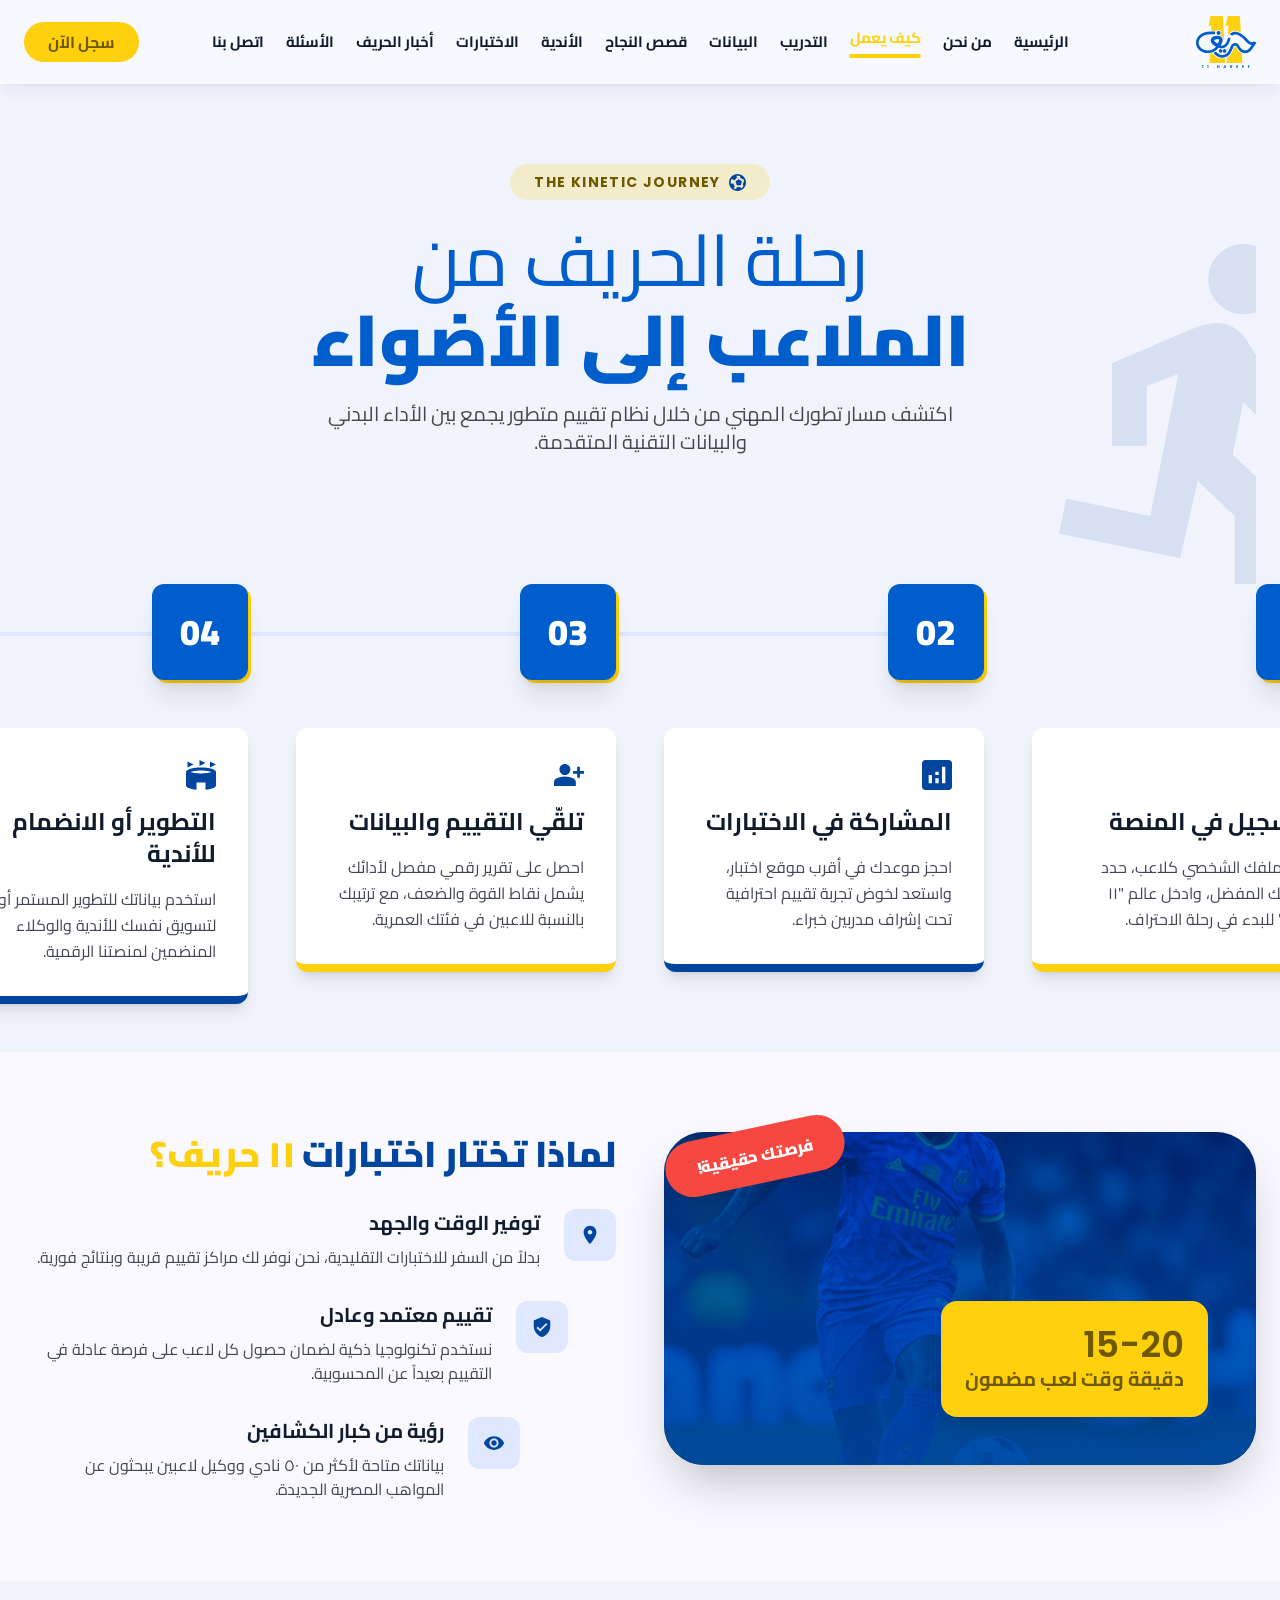
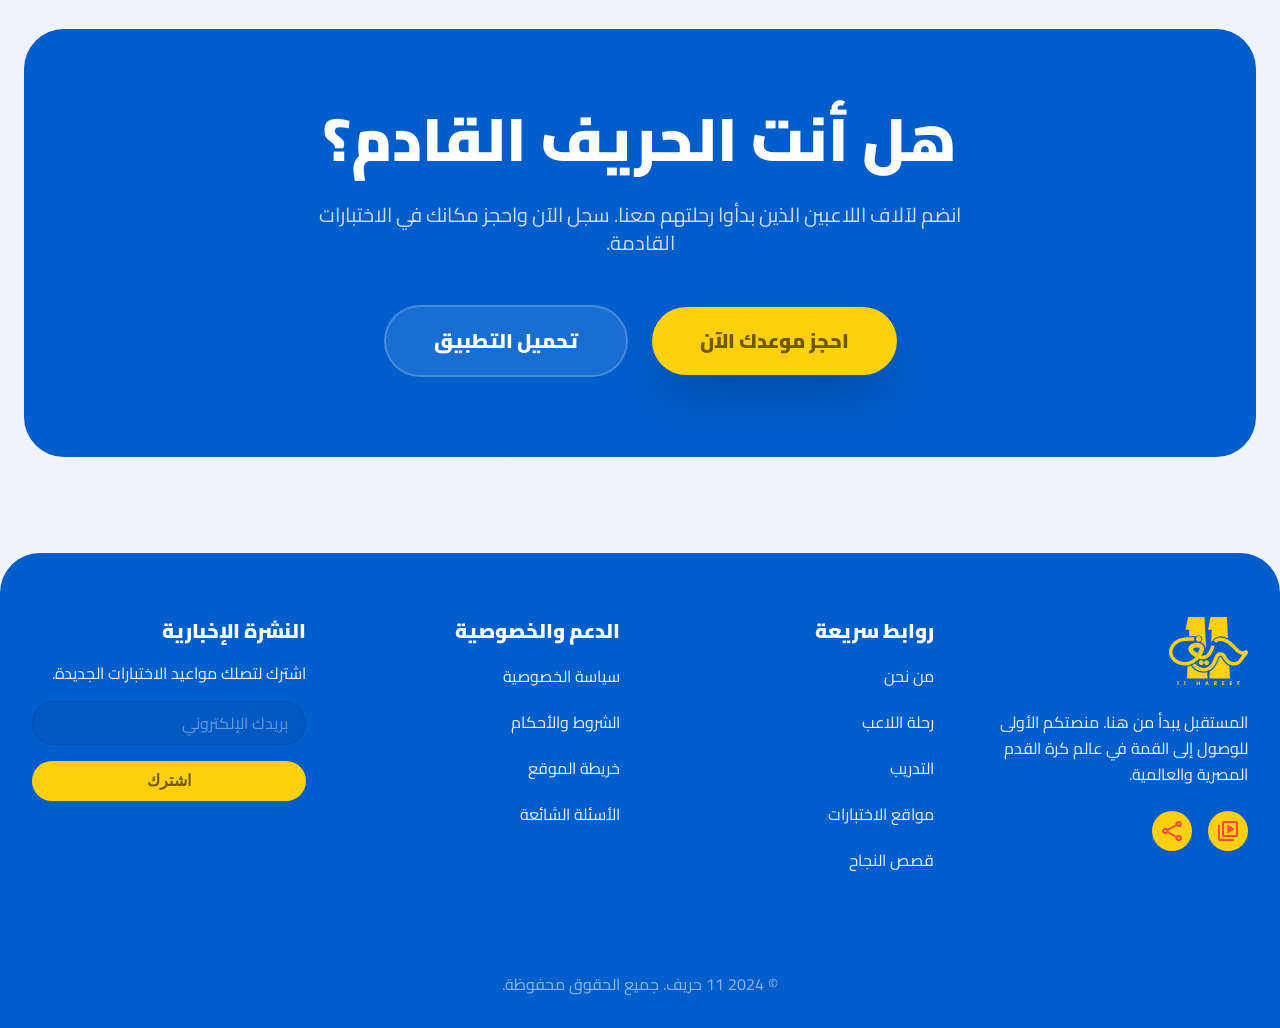
<file: how-it-works.html>
<!DOCTYPE html>
<html lang="ar" dir="rtl">
<head>
<meta charset="UTF-8">
<meta name="viewport" content="width=device-width, initial-scale=1.0">
<title>كيف يعمل — 11 حريف</title>
<link rel="preconnect" href="https://fonts.googleapis.com">
<link rel="preconnect" href="https://fonts.gstatic.com" crossorigin>
<link href="https://fonts.googleapis.com/css2?family=Cairo:wght@400;500;700;900&family=Poppins:wght@600&display=swap" rel="stylesheet">
<link rel="stylesheet" href="css/motion.css">
<style>
  :root{
    --blue:#005dcc; --blue-d:#00469e; --red:#f64740;
    --yellow:#fed00d; --yellow-t:#6f5900; --yellow-glow:rgba(254,208,13,.3);
    --ink:#101c2e; --body:#424753; --lite:#f9f9ff; --lite2:#dfe8ff;
    --foot-t:#f0f3ff;
  }
  *{box-sizing:border-box;margin:0;padding:0}
  html,body{background:var(--lite);font-family:'Cairo',sans-serif;color:var(--ink);width:100%}
  .canvas{width:100%;min-height:100vh;overflow-x:hidden;
    background:linear-gradient(64deg,transparent 0%,transparent 1%,rgba(0,70,158,.03) 1%)}
  p{margin:0}a{text-decoration:none}
  .sr-only{position:absolute;width:1px;height:1px;padding:0;margin:-1px;overflow:hidden;clip:rect(0,0,0,0);white-space:nowrap;border:0}

  .nav-inner,.section-inner,.footer-top,.cta-inner{
    width:100%;max-width:1280px;margin-inline:auto;
  }

  /* NAV */
  .nav{position:sticky;top:0;z-index:50;height:84px;
    background:rgba(249,249,255,.9);backdrop-filter:blur(6px);-webkit-backdrop-filter:blur(6px);
    box-shadow:0 10px 15px -3px rgba(16,28,46,.05),0 4px 6px -4px rgba(16,28,46,.05)}
  .nav-inner{position:relative;height:84px;display:flex;align-items:center;justify-content:space-between;padding:0 clamp(16px,3vw,24px)}
  .logo img{height:52px;width:auto;display:block}
  .nav-links{position:absolute;left:50%;top:50%;transform:translate(-50%,-50%);display:flex;align-items:center;gap:22px}
  .nav-links a{font-weight:700;font-size:15px;line-height:24px;color:var(--ink);white-space:nowrap}
  .nav-links a.active{color:var(--yellow);border-bottom:4px solid var(--yellow);padding-bottom:4px}
  .btn-pill{background:var(--yellow);color:var(--yellow-t);font-weight:700;font-size:16px;line-height:24px;
    border-radius:9999px;padding:8px 24px;display:inline-block}

  /* HERO */
  .hero{position:relative;padding:80px clamp(16px,3vw,24px) 48px;overflow:hidden;min-height:500px}
  .hero__deco{position:absolute;right:clamp(16px,3vw,24px);top:160px;width:min(267px,22vw);height:min(358px,30vw);
    pointer-events:none;background:var(--blue-d);opacity:.1;
    -webkit-mask:url(assets/icon-runner.png) right center/contain no-repeat;
    mask:url(assets/icon-runner.png) right center/contain no-repeat}
  .hero__inner{position:relative;max-width:1232px;margin:0 auto;text-align:center;display:flex;flex-direction:column;align-items:center;gap:24px}
  .hero__badge{display:inline-flex;flex-direction:row;direction:ltr;align-items:center;gap:8px;background:rgba(254,208,13,.2);
    border-radius:9999px;padding:8px 24px}
  .hero__badge span{font-family:'Poppins',sans-serif;font-weight:700;font-size:14px;line-height:20px;
    letter-spacing:1.4px;text-transform:uppercase;color:var(--yellow-t)}
  .hero__badge img,.hero__badge svg{width:17px;height:17px;object-fit:contain;display:block;flex-shrink:0}
  .hero__title{color:var(--blue);font-size:clamp(40px,6vw,72px);line-height:1}
  .hero__title .light{font-weight:400}
  .hero__title .bold{font-weight:900;display:block;margin-top:8px}
  .hero__sub{max-width:672px;color:var(--body);font-size:20px;line-height:28px}

  /* JOURNEY STEPS */
  .journey{padding:0 0 48px;overflow:hidden}
  .journey__track{display:flex;gap:48px;padding:0 clamp(16px,3vw,24px) 0;max-width:1424px;margin:0 auto;
    justify-content:center;flex-wrap:nowrap}
  .journey-step{flex:0 0 320px;display:flex;flex-direction:column;gap:48px;align-items:flex-start}
  .journey-step__num-wrap{position:relative;min-height:96px;width:100%;display:flex;justify-content:flex-start;align-items:flex-start}
  .journey-step__line{position:absolute;top:48px;right:96px;left:-48px;height:4px;background:var(--lite2);z-index:0}
  .journey-step:first-child .journey-step__line{display:none}
  .journey-step__num-stack{position:relative;width:96px;height:96px;flex-shrink:0}
  .journey-step__glow{position:absolute;inset:0;transform:translate(3px,3px);border-radius:12px;background:var(--yellow);z-index:0}
  .journey-step__num{position:relative;z-index:1;width:100%;height:100%;border-radius:12px;background:var(--blue);
    display:flex;align-items:center;justify-content:center;color:#fff;font-weight:900;font-size:36px;line-height:40px;
    box-shadow:0 20px 25px -5px rgba(0,0,0,.1),0 8px 10px -6px rgba(0,0,0,.1)}
  .journey-step__card{width:100%;background:#fff;border-radius:12px;padding:32px;text-align:right;
    display:flex;flex-direction:column;gap:16px;align-items:flex-start;
    box-shadow:0 10px 15px -3px rgba(0,0,0,.1),0 4px 6px -4px rgba(0,0,0,.1)}
  .journey-step__card--yellow{border-bottom:8px solid var(--yellow)}
  .journey-step__card--blue{border-bottom:8px solid var(--blue-d)}
  .journey-step__icon{width:30px;height:30px;display:block;flex-shrink:0;object-fit:contain;object-position:right}
  .journey-step__card h3,.journey-step__card p{width:100%;text-align:right}
  .journey-step__card h3{font-weight:700;font-size:24px;line-height:32px;color:var(--ink)}
  .journey-step__card p{font-size:16px;line-height:26px;color:var(--body)}

  /* WHY */
  .why{padding:80px clamp(16px,3vw,24px);background:var(--lite)}
  .why__inner{max-width:1232px;margin:0 auto;display:grid;grid-template-columns:1fr 1fr;gap:48px;align-items:start}
  .why__content{text-align:right}
  .why__head{display:flex;flex-wrap:wrap;justify-content:flex-start;align-items:baseline;gap:6px;margin-bottom:32px;width:100%;text-align:right}
  .why__head .blue{font-weight:900;font-size:36px;line-height:45px;color:var(--blue-d)}
  .why__head .yellow{font-weight:900;font-size:36px;line-height:45px;color:var(--yellow)}
  .why__list{display:flex;flex-direction:column;gap:32px}
  .why__item{display:flex;align-items:flex-start;justify-content:flex-start;gap:24px;direction:rtl}
  .why__item:nth-child(1) .why__icon{margin-inline-start:0}
  .why__item:nth-child(2) .why__icon{margin-inline-start:48px}
  .why__item:nth-child(3) .why__icon{margin-inline-start:96px}
  .why__text{flex:1;text-align:right}
  .why__text h3{font-weight:700;font-size:20px;line-height:28px;color:var(--ink);margin-bottom:8px}
  .why__text p{font-size:16px;line-height:24px;color:var(--body)}
  .why__icon{flex-shrink:0;width:52px;height:52px;border-radius:12px;background:var(--lite2);
    display:flex;align-items:center;justify-content:center}
  .why__icon svg{width:22px;height:22px;fill:var(--blue-d)}

  .why__visual{position:relative;align-self:stretch;isolation:isolate}
  .why__card{position:relative;z-index:1;border-radius:40px;overflow:hidden;background:var(--blue-d);
    box-shadow:0 25px 50px -12px rgba(0,0,0,.25)}
  .why__card img{width:100%;height:333px;object-fit:cover;display:block;opacity:.6;mix-blend-mode:overlay}
  .why__card-overlay{position:absolute;inset:0;background:linear-gradient(0deg,rgba(0,70,158,.8) 0%,rgba(0,70,158,0) 100%);
    display:flex;align-items:flex-end;justify-content:flex-start;padding:48px}
  .why__stat{background:var(--yellow);border-radius:16px;padding:24px;text-align:right;
    box-shadow:0 20px 25px -5px rgba(0,0,0,.1)}
  .why__stat .num{font-family:'Poppins',sans-serif;font-weight:600;font-size:36px;line-height:40px;color:var(--yellow-t)}
  .why__stat p{font-weight:700;font-size:20px;line-height:28px;color:var(--yellow-t)}
  .why__badge{position:absolute;top:-4px;left:0;z-index:2;transform:rotate(-12deg);background:var(--red);
    color:#fff;font-weight:900;font-size:16px;line-height:24px;padding:16px 32px;border-radius:9999px;
    box-shadow:0 10px 15px -3px rgba(0,0,0,.1);white-space:nowrap}

  /* CTA */
  .cta-wrap{padding:48px clamp(16px,3vw,24px) 96px}
  .cta-inner{background:var(--blue);border-radius:40px;padding:80px clamp(24px,6vw,80px);position:relative;overflow:hidden;text-align:center}
  .cta-inner::before{content:"";position:absolute;inset:0;opacity:.2;
    background:linear-gradient(19deg,transparent 0%,rgba(0,70,158,.03) 3%);pointer-events:none}
  .cta-inner h2{position:relative;color:#fff;font-weight:900;font-size:clamp(36px,5vw,60px);line-height:1;margin-bottom:32px}
  .cta-inner>p{position:relative;color:rgba(255,255,255,.8);font-size:20px;line-height:28px;max-width:672px;margin:0 auto 48px}
  .cta-actions{position:relative;display:flex;justify-content:center;align-items:center;gap:24px;flex-wrap:wrap}
  .cta-btn{display:inline-block;padding:20px 48px;border-radius:9999px;font-weight:900;font-size:20px;line-height:28px}
  .cta-btn--primary{background:var(--yellow);color:var(--yellow-t);box-shadow:0 25px 50px -12px rgba(0,0,0,.25)}
  .cta-btn--ghost{background:rgba(255,255,255,.1);color:#fff;border:2px solid rgba(255,255,255,.2);backdrop-filter:blur(6px)}

  /* FOOTER */
  .footer{background:var(--blue);border-top-left-radius:40px;border-top-right-radius:40px;color:#fff;width:100%}
  .footer-top{display:flex;gap:40px;padding:64px clamp(16px,3vw,32px);align-items:flex-start}
  .fcol{flex:1;display:flex;flex-direction:column;gap:16px}
  .fcol h4{font-weight:900;font-size:20px;line-height:28px;color:#fff;text-align:right}
  .fcol .desc{font-weight:400;font-size:16px;line-height:26px;color:var(--foot-t);text-align:right}
  .fcol ul{list-style:none;display:flex;flex-direction:column;gap:16px;text-align:right}
  .fcol ul li a{font-weight:400;font-size:16px;line-height:24px;color:var(--foot-t)}
  .fcol ul li a:hover{color:#fff}
  .brand-logo{display:flex;justify-content:flex-start;margin-bottom:8px}
  .brand-logo img{width:79px;height:auto;display:block}
  .social{display:flex;gap:16px;justify-content:flex-start;padding-top:8px}
  .social a{width:40px;height:40px;border-radius:9999px;background:var(--yellow);display:flex;align-items:center;justify-content:center}
  .social a img{width:20px;height:20px;display:block}
  .news p{font-weight:400;font-size:16px;line-height:24px;color:var(--foot-t);text-align:right}
  .news .inp{background:rgba(0,70,158,.2);border:1px solid rgba(0,70,158,.5);border-radius:9999px;
    padding:6px 17px;text-align:right;color:#fff;font-size:16px;font-family:inherit;width:100%;outline:none}
  .news .inp::placeholder{color:rgba(255,255,255,.4)}
  .news .sub{background:var(--yellow);color:var(--yellow-t);font-weight:700;font-size:16px;line-height:24px;
    border:none;border-radius:9999px;height:40px;width:100%;margin-top:16px;cursor:pointer}
  .footer-bottom{border-top:1px solid rgba(0,93,204,.2);padding:32px 24px}
  .footer-bottom p{opacity:.6;text-align:center;font-weight:400;font-size:16px;line-height:24px;color:var(--foot-t)}

  @media (max-width:1200px){
    .journey{overflow-x:auto;-webkit-overflow-scrolling:touch}
    .journey__track{justify-content:flex-start;width:max-content;padding-bottom:16px}
  }
  @media (max-width:1024px){
    .why__inner{grid-template-columns:1fr}
  }
  @media (max-width:768px){
    .nav-links{display:none}
    .why__card-overlay{padding:24px}
    .why__stat .num{font-size:28px}
    .why__stat p{font-size:16px}
    .cta-actions{flex-direction:column}
    .cta-btn{width:100%;text-align:center}
    .footer-top{flex-direction:column}
  }
</style>
</head>
<body>
<div class="canvas">

  <header class="nav fade-in">
    <div class="nav-inner">
      <a href="index.html" class="logo"><img src="assets/logo.svg" alt="11 حريف"></a>
      <nav class="nav-links">
        <a href="index.html">الرئيسية</a>
        <a href="about.html">من نحن</a>
        <a href="how-it-works.html" class="active">كيف يعمل</a>
        <a href="training.html">التدريب</a>
        <a href="data-profiles.html">البيانات</a>
        <a href="success-stories.html">قصص النجاح</a>
        <a href="partner-clubs.html">الأندية</a>
        <a href="tryouts.html">الاختبارات</a>
        <a href="news.html">أخبار الحريف</a>
        <a href="faq.html">الأسئلة</a>
        <a href="contact.html">اتصل بنا</a>
      </nav>
      <a href="register.html" class="btn-pill">سجل الآن</a>
    </div>
  </header>

  <main>
    <!-- HERO -->
    <section class="hero" aria-labelledby="how-heading">
      <div class="hero__deco" aria-hidden="true"></div>
      <div class="hero__inner">
        <div class="hero__badge fade-in">
          <span>THE KINETIC JOURNEY</span>
          <img src="assets/Icon.svg" alt="" aria-hidden="true">
        </div>
        <h1 id="how-heading" class="hero__title fade-in fade-in-delay-1">
          <span class="light">رحلة الحريف من</span>
          <span class="bold">الملاعب إلى الأضواء</span>
        </h1>
        <p class="hero__sub fade-in fade-in-delay-2">اكتشف مسار تطورك المهني من خلال نظام تقييم متطور يجمع بين الأداء البدني والبيانات التقنية المتقدمة.</p>
      </div>
    </section>

    <!-- 4 STEPS -->
    <section class="journey" aria-labelledby="steps-heading">
      <h2 id="steps-heading" class="sr-only">خطوات الرحلة</h2>
      <div class="journey__track stagger-children">

        <article class="journey-step">
          <div class="journey-step__num-wrap">
            <span class="journey-step__line" aria-hidden="true"></span>
            <div class="journey-step__num-stack">
              <span class="journey-step__glow" aria-hidden="true"></span>
              <div class="journey-step__num">01</div>
            </div>
          </div>
          <div class="journey-step__card journey-step__card--yellow">
            <img class="journey-step__icon" src="assets/Icon.svg" alt="" aria-hidden="true">
            <h3>التسجيل في المنصة</h3>
            <p>أنشئ ملفك الشخصي كلاعب، حدد موقعك المفضل، وادخل عالم "١١ حريف" للبدء في رحلة الاحتراف.</p>
          </div>
        </article>

        <article class="journey-step">
          <div class="journey-step__num-wrap">
            <span class="journey-step__line" aria-hidden="true"></span>
            <div class="journey-step__num-stack">
              <span class="journey-step__glow" aria-hidden="true"></span>
              <div class="journey-step__num">02</div>
            </div>
          </div>
          <div class="journey-step__card journey-step__card--blue">
            <img class="journey-step__icon" src="assets/Icon2.svg" alt="" aria-hidden="true">
            <h3>المشاركة في الاختبارات</h3>
            <p>احجز موعدك في أقرب موقع اختبار، واستعد لخوض تجربة تقييم احترافية تحت إشراف مدربين خبراء.</p>
          </div>
        </article>

        <article class="journey-step">
          <div class="journey-step__num-wrap">
            <span class="journey-step__line" aria-hidden="true"></span>
            <div class="journey-step__num-stack">
              <span class="journey-step__glow" aria-hidden="true"></span>
              <div class="journey-step__num">03</div>
            </div>
          </div>
          <div class="journey-step__card journey-step__card--yellow">
            <img class="journey-step__icon" src="assets/Icon3.svg" alt="" aria-hidden="true">
            <h3>تلقّي التقييم والبيانات</h3>
            <p>احصل على تقرير رقمي مفصل لأدائك يشمل نقاط القوة والضعف، مع ترتيبك بالنسبة للاعبين في فئتك العمرية.</p>
          </div>
        </article>

        <article class="journey-step">
          <div class="journey-step__num-wrap">
            <span class="journey-step__line" aria-hidden="true"></span>
            <div class="journey-step__num-stack">
              <span class="journey-step__glow" aria-hidden="true"></span>
              <div class="journey-step__num">04</div>
            </div>
          </div>
          <div class="journey-step__card journey-step__card--blue">
            <img class="journey-step__icon" src="assets/icon4.svg" alt="" aria-hidden="true">
            <h3>التطوير أو الانضمام<br>للأندية</h3>
            <p>استخدم بياناتك للتطوير المستمر أو لتسويق نفسك للأندية والوكلاء المنضمين لمنصتنا الرقمية.</p>
          </div>
        </article>

      </div>
    </section>

    <!-- WHY -->
    <section class="why reveal" aria-labelledby="why-heading">
      <div class="why__inner">
        <div class="why__visual">
          <span class="why__badge">فرصتك حقيقية!</span>
          <div class="why__card">
            <img src="assets/how-player.jpg" alt="لاعب كرة قدم أثناء التدريب">
            <div class="why__card-overlay">
              <div class="why__stat">
                <div class="num">15-20</div>
                <p>دقيقة وقت لعب مضمون</p>
              </div>
            </div>
          </div>
        </div>
        <div class="why__content">
          <div class="why__head" id="why-heading">
            <span class="blue">لماذا تختار اختبارات </span>
            <span class="yellow">١١ حريف؟</span>
          </div>
          <div class="why__list">
            <div class="why__item">
              <div class="why__icon" aria-hidden="true">
                <svg viewBox="0 0 24 24"><path d="M12 2C8.13 2 5 5.13 5 9c0 5.25 7 13 7 13s7-7.75 7-13c0-3.87-3.13-7-7-7zm0 9.5c-1.38 0-2.5-1.12-2.5-2.5s1.12-2.5 2.5-2.5 2.5 1.12 2.5 2.5-1.12 2.5-2.5 2.5z"/></svg>
              </div>
              <div class="why__text">
                <h3>توفير الوقت والجهد</h3>
                <p>بدلاً من السفر للاختبارات التقليدية، نحن نوفر لك مراكز تقييم قريبة وبنتائج فورية.</p>
              </div>
            </div>
            <div class="why__item">
              <div class="why__icon" aria-hidden="true">
                <svg viewBox="0 0 24 24"><path d="M12 1L3 5v6c0 5.55 3.84 10.74 9 12 5.16-1.26 9-6.45 9-12V5l-9-4zm-2 16l-4-4 1.41-1.41L10 14.17l6.59-6.59L18 9l-8 8z"/></svg>
              </div>
              <div class="why__text">
                <h3>تقييم معتمد وعادل</h3>
                <p>نستخدم تكنولوجيا ذكية لضمان حصول كل لاعب على فرصة عادلة في التقييم بعيداً عن المحسوبية.</p>
              </div>
            </div>
            <div class="why__item">
              <div class="why__icon" aria-hidden="true">
                <svg viewBox="0 0 24 24"><path d="M12 4.5C7 4.5 2.73 7.61 1 12c1.73 4.39 6 7.5 11 7.5s9.27-3.11 11-7.5c-1.73-4.39-6-7.5-11-7.5zM12 17c-2.76 0-5-2.24-5-5s2.24-5 5-5 5 2.24 5 5-2.24 5-5 5zm0-8c-1.66 0-3 1.34-3 3s1.34 3 3 3 3-1.34 3-3-1.34-3-3-3z"/></svg>
              </div>
              <div class="why__text">
                <h3>رؤية من كبار الكشافين</h3>
                <p>بياناتك متاحة لأكثر من ٥٠ نادي ووكيل لاعبين يبحثون عن المواهب المصرية الجديدة.</p>
              </div>
            </div>
          </div>
        </div>
      </div>
    </section>

    <!-- CTA -->
    <section class="cta-wrap" aria-label="دعوة للتسجيل">
      <div class="cta-inner">
        <h2>هل أنت الحريف القادم؟</h2>
        <p>انضم لآلاف اللاعبين الذين بدأوا رحلتهم معنا. سجل الآن واحجز مكانك في الاختبارات القادمة.</p>
        <div class="cta-actions">
          <a href="register.html" class="cta-btn cta-btn--primary">احجز موعدك الآن</a>
          <a href="#" class="cta-btn cta-btn--ghost">تحميل التطبيق</a>
        </div>
      </div>
    </section>
  </main>

  <footer class="footer">
    <div class="footer-top stagger-children">
      <div class="fcol">
        <div class="brand-logo"><img src="assets/logotransparent.svg" alt="11 حريف"></div>
        <p class="desc">المستقبل يبدأ من هنا. منصتكم الأولى<br>للوصول إلى القمة في عالم كرة القدم<br>المصرية والعالمية.</p>
        <div class="social">
          <a href="#" aria-label="إنستغرام"><img src="assets/social-ig.svg" alt=""></a>
          <a href="#" aria-label="تويتر"><img src="assets/social-tw.svg" alt=""></a>
        </div>
      </div>
      <div class="fcol">
        <h4>روابط سريعة</h4>
        <ul>
          <li><a href="about.html">من نحن</a></li>
          <li><a href="how-it-works.html">رحلة اللاعب</a></li>
          <li><a href="training.html">التدريب</a></li>
          <li><a href="tryouts.html">مواقع الاختبارات</a></li>
          <li><a href="success-stories.html">قصص النجاح</a></li>
        </ul>
      </div>
      <div class="fcol">
        <h4>الدعم والخصوصية</h4>
        <ul>
          <li><a href="#">سياسة الخصوصية</a></li>
          <li><a href="#">الشروط والأحكام</a></li>
          <li><a href="#">خريطة الموقع</a></li>
          <li><a href="faq.html">الأسئلة الشائعة</a></li>
        </ul>
      </div>
      <div class="fcol news">
        <h4>النشرة الإخبارية</h4>
        <p>اشترك لتصلك مواعيد الاختبارات الجديدة.</p>
        <form onsubmit="return false">
          <input class="inp" type="email" placeholder="بريدك الإلكتروني" aria-label="بريدك الإلكتروني">
          <button class="sub" type="submit">اشترك</button>
        </form>
      </div>
    </div>
    <div class="footer-bottom">
      <p>© 2024 11 حريف. جميع الحقوق محفوظة.</p>
    </div>
  </footer>

</div>
<script type="module" src="js/animations.js"></script>
</body>
</html>
</file>
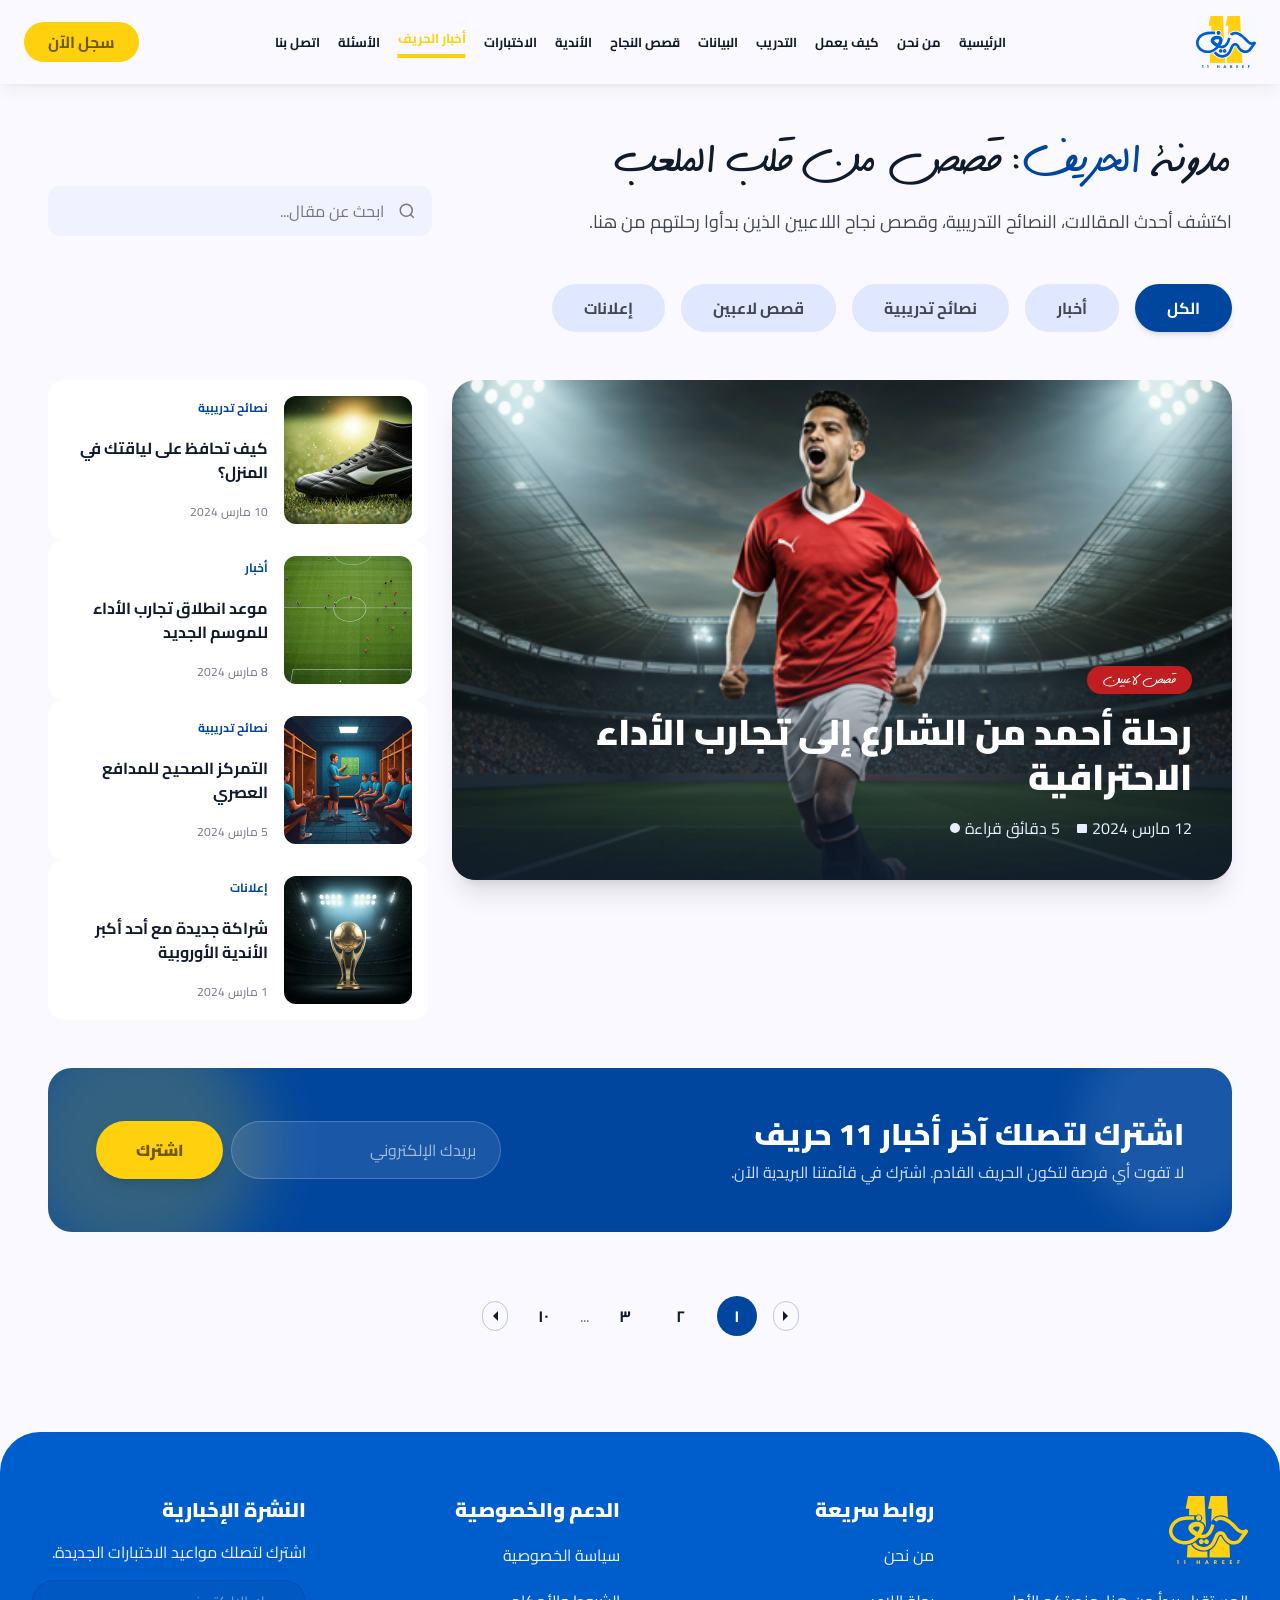
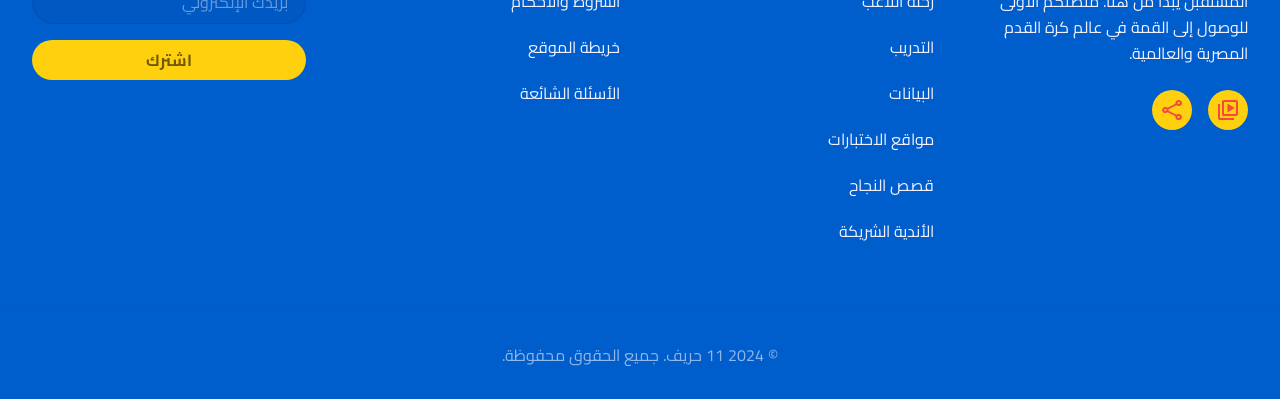
<file: news.html>
<!DOCTYPE html>
<html lang="ar" dir="rtl">
<head>
<meta charset="UTF-8">
<meta name="viewport" content="width=device-width, initial-scale=1.0">
<title>أخبار الحريف — 11 حريف</title>
<link rel="preconnect" href="https://fonts.googleapis.com">
<link rel="preconnect" href="https://fonts.gstatic.com" crossorigin>
<link href="https://fonts.googleapis.com/css2?family=Cairo:wght@400;500;700;900&family=Poppins:wght@600&display=swap" rel="stylesheet">
<link rel="stylesheet" href="css/motion.css">
<style>
  @font-face{
    font-family:'DastNevis';
    src:url('assets/fonts/DastNevis.woff') format('woff');
    font-weight:400;font-style:normal;font-display:swap;
  }
  :root{
    --blue:#005dcc; --blue-d:#00469e; --red:#c01e20;
    --yellow:#fed00d; --yellow-t:#6f5900;
    --ink:#101c2e; --body:#424753; --muted:#727785;
    --lite:#f9f9ff; --lite2:#f0f3ff; --pill:#dfe8ff;
    --foot-t:#f0f3ff; --border:#c2c6d6;
  }
  *{box-sizing:border-box;margin:0;padding:0}
  html,body{background:var(--lite);font-family:'Cairo',sans-serif;color:var(--ink);width:100%}
  .canvas{width:100%;min-height:100vh;overflow-x:hidden;
    background:linear-gradient(0deg,var(--lite) 0%,var(--lite) 100%),#fff}
  p{margin:0}a{text-decoration:none}
  button,input{font-family:inherit}
  button{cursor:pointer;border:none;background:none}

  /* NAV */
  .nav{position:sticky;top:0;z-index:50;height:84px;
    background:rgba(249,249,255,.9);backdrop-filter:blur(6px);-webkit-backdrop-filter:blur(6px);
    box-shadow:0 10px 15px -3px rgba(16,28,46,.05),0 4px 6px -4px rgba(16,28,46,.05)}
  .nav-inner{position:relative;height:84px;max-width:1280px;margin:0 auto;display:flex;align-items:center;
    justify-content:space-between;padding:0 clamp(16px,3vw,24px)}
  .logo img{height:52px;width:auto;display:block}
  .nav-links{position:absolute;left:50%;top:50%;transform:translate(-50%,-50%);display:flex;align-items:center;gap:18px}
  .nav-links a{font-weight:700;font-size:13px;line-height:24px;color:var(--ink);white-space:nowrap}
  .nav-links a.active{color:var(--yellow);border-bottom:4px solid var(--yellow);padding-bottom:4px}
  .btn-pill{background:var(--yellow);color:var(--yellow-t);font-weight:700;font-size:16px;line-height:24px;
    border-radius:9999px;padding:8px 24px;display:inline-block}

  /* PAGE */
  .news-page{max-width:1232px;margin:0 auto;padding:48px clamp(16px,3vw,24px) 96px;
    display:flex;flex-direction:column;gap:48px}

  /* HERO ROW */
  .news-hero{display:flex;justify-content:space-between;align-items:flex-end;gap:32px;flex-wrap:wrap}
  .news-hero__copy{max-width:672px;display:flex;flex-direction:column;align-items:flex-start;gap:16px;text-align:right}
  .news-hero__title{font-family:'DastNevis','Cairo',sans-serif;font-weight:400;font-size:clamp(32px,5vw,48px);
    line-height:1.25;color:var(--ink)}
  .news-hero__title .brand{color:var(--blue-d)}
  .news-hero__sub{font-size:18px;line-height:28px;color:var(--body);text-align:right}
  .news-search{position:relative;width:100%;max-width:384px;flex-shrink:0}
  .news-search input{width:100%;padding:13px 48px 13px 48px;background:var(--lite2);border:none;border-radius:12px;
    font-size:16px;line-height:24px;color:var(--ink);outline:none;text-align:right}
  .news-search input::placeholder{color:var(--muted)}
  .news-search svg{position:absolute;inset-inline-start:16px;top:50%;transform:translateY(-50%);
    width:18px;height:18px;stroke:var(--muted);fill:none;stroke-width:2;pointer-events:none}

  /* FILTERS */
  .news-filters{display:flex;flex-wrap:wrap;justify-content:flex-start;gap:16px}
  .news-tag{padding:12px 32px;border-radius:9999px;font-weight:700;font-size:16px;line-height:24px;
    color:var(--body);background:var(--pill);transition:background .2s,color .2s}
  .news-tag.is-active{background:var(--blue-d);color:#fff;
    box-shadow:0 2px 4px -2px rgba(0,0,0,.1),0 4px 6px -1px rgba(0,0,0,.1)}

  /* EDITORIAL GRID */
  .news-grid{display:grid;grid-template-columns:1fr minmax(300px,380px);gap:24px;align-items:start}
  .featured{position:relative;display:block;height:500px;border-radius:24px;overflow:hidden;
    box-shadow:0 8px 10px -6px rgba(0,0,0,.1),0 20px 25px -5px rgba(0,0,0,.1)}
  .featured img{width:100%;height:100%;object-fit:cover;display:block}
  .featured__overlay{position:absolute;inset:0;background:linear-gradient(0deg,var(--ink) 0%,rgba(16,28,46,0) 50%,rgba(16,28,46,0) 100%);
    opacity:.9;pointer-events:none}
  .featured__body{position:absolute;inset-inline:0;bottom:0;padding:40px;display:flex;flex-direction:column;
    align-items:flex-start;gap:16px;text-align:right}
  .featured__cat{background:var(--red);color:#fff;font-family:'DastNevis','Cairo',sans-serif;font-size:14px;
    line-height:20px;padding:4px 16px;border-radius:9999px}
  .featured__title{font-weight:900;font-size:clamp(24px,3vw,36px);line-height:1.25;color:#fff;text-align:right}
  .featured__meta{display:flex;flex-wrap:wrap;gap:16px;align-items:center}
  .featured__meta span{display:inline-flex;align-items:center;gap:4px;font-size:16px;line-height:24px;color:#e7eeff}
  .featured__meta svg{width:12px;height:12px;fill:#e7eeff;flex-shrink:0}

  .side-list{display:flex;flex-direction:column;gap:0}
  .side-card{display:flex;align-items:stretch;gap:16px;padding:16px;background:#fff;border-radius:16px;
    min-height:160px;transition:box-shadow .2s}
  .side-card:hover{box-shadow:0 4px 12px rgba(0,0,0,.08)}
  .side-card__img{width:128px;height:128px;flex-shrink:0;border-radius:12px;overflow:hidden;align-self:center}
  .side-card__img img{width:100%;height:100%;object-fit:cover;display:block}
  .side-card__body{flex:1;display:flex;flex-direction:column;justify-content:space-between;align-items:flex-start;
    padding-block:4px;text-align:right}
  .side-card__cat{font-weight:700;font-size:12px;line-height:16px;color:var(--blue-d)}
  .side-card__title{font-weight:700;font-size:16px;line-height:24px;color:var(--ink)}
  .side-card__date{font-size:12px;line-height:16px;color:var(--muted)}
  .side-card.is-hidden{display:none}

  /* NEWSLETTER */
  .newsletter{position:relative;background:var(--blue-d);border-radius:24px;padding:48px;overflow:hidden}
  .newsletter__glow-a{position:absolute;width:256px;height:256px;border-radius:9999px;
    background:rgba(254,208,13,.2);filter:blur(32px);top:-52px;inset-inline-end:-40px;pointer-events:none}
  .newsletter__glow-b{position:absolute;width:192px;height:192px;border-radius:9999px;
    background:rgba(255,255,255,.1);filter:blur(20px);top:-40px;inset-inline-start:-40px;pointer-events:none}
  .newsletter__inner{position:relative;z-index:1;display:flex;justify-content:space-between;align-items:center;
    gap:32px;flex-wrap:wrap}
  .newsletter__copy{display:flex;flex-direction:column;align-items:flex-start;gap:8px;text-align:right}
  .newsletter__copy h2{font-weight:900;font-size:clamp(22px,3vw,30px);line-height:36px;color:#fff}
  .newsletter__copy p{font-size:16px;line-height:24px;color:#d2deff}
  .newsletter__form{display:flex;gap:8px;align-items:stretch;flex-wrap:wrap}
  .newsletter__form input{min-width:220px;padding:13px 24px;background:rgba(255,255,255,.1);
    border:1px solid rgba(255,255,255,.2);border-radius:9999px;color:#fff;font-size:16px;outline:none;text-align:right}
  .newsletter__form input::placeholder{color:rgba(255,255,255,.6)}
  .newsletter__form button{padding:17px 40px;background:var(--yellow);color:var(--yellow-t);font-weight:900;
    font-size:16px;line-height:24px;border-radius:9999px;
    box-shadow:0 4px 6px -4px rgba(0,0,0,.1),0 10px 15px -3px rgba(0,0,0,.1)}

  /* PAGINATION */
  .pagination{display:flex;justify-content:center;align-items:center;gap:16px;padding-top:16px;flex-wrap:wrap}
  .page-btn{width:40px;height:40px;border-radius:9999px;display:flex;align-items:center;justify-content:center;
    font-weight:700;font-size:16px;line-height:24px;color:var(--ink);background:transparent}
  .page-btn.is-active{background:var(--blue-d);color:#fff}
  .page-btn--arrow{padding:8px;border:1px solid var(--border);width:auto;height:auto}
  .page-btn--arrow svg{width:8px;height:12px;fill:var(--ink)}
  .page-dots{font-size:16px;line-height:24px;color:var(--muted)}

  /* FOOTER */
  .footer{background:var(--blue);border-top-left-radius:40px;border-top-right-radius:40px;color:#fff;width:100%}
  .footer-top{display:flex;gap:40px;padding:64px clamp(16px,3vw,32px);align-items:flex-start;max-width:1280px;margin:0 auto}
  .fcol{flex:1;display:flex;flex-direction:column;gap:16px}
  .fcol h4{font-weight:900;font-size:20px;line-height:28px;color:#fff;text-align:right}
  .fcol .desc{font-weight:400;font-size:16px;line-height:26px;color:var(--foot-t);text-align:right}
  .fcol ul{list-style:none;display:flex;flex-direction:column;gap:16px;text-align:right}
  .fcol ul li a{font-weight:400;font-size:16px;line-height:24px;color:var(--foot-t)}
  .fcol ul li a:hover{color:#fff}
  .brand-logo{display:flex;justify-content:flex-start;margin-bottom:8px}
  .brand-logo img{width:79px;height:auto;display:block}
  .social{display:flex;gap:16px;justify-content:flex-start;padding-top:8px}
  .social a{width:40px;height:40px;border-radius:9999px;background:var(--yellow);display:flex;align-items:center;justify-content:center}
  .social a img{width:20px;height:20px;display:block}
  .fcol.news p{font-weight:400;font-size:16px;line-height:24px;color:var(--foot-t);text-align:right}
  .fcol.news .inp{background:rgba(0,70,158,.2);border:1px solid rgba(0,70,158,.5);border-radius:9999px;
    padding:6px 17px;text-align:right;color:#fff;font-size:16px;font-family:inherit;width:100%;outline:none}
  .fcol.news .inp::placeholder{color:rgba(255,255,255,.4)}
  .fcol.news .sub{background:var(--yellow);color:var(--yellow-t);font-weight:700;font-size:16px;line-height:24px;
    border:none;border-radius:9999px;height:40px;width:100%;margin-top:16px;cursor:pointer}
  .footer-bottom{border-top:1px solid rgba(0,93,204,.2);padding:32px 24px}
  .footer-bottom p{opacity:.6;text-align:center;font-weight:400;font-size:16px;line-height:24px;color:var(--foot-t)}

  @media (max-width:1024px){
    .news-grid{grid-template-columns:1fr}
    .featured{height:420px}
  }
  @media (max-width:768px){
    .nav-links{display:none}
    .news-hero{flex-direction:column-reverse;align-items:stretch}
    .news-search{max-width:none}
    .newsletter__inner{flex-direction:column;align-items:stretch}
    .newsletter__form{width:100%}
    .newsletter__form input{flex:1;min-width:0}
    .footer-top{flex-direction:column}
    .side-card__img{width:96px;height:96px}
  }
</style>
</head>
<body>
<div class="canvas">

  <header class="nav fade-in">
    <div class="nav-inner">
      <a href="index.html" class="logo"><img src="assets/logo.svg" alt="11 حريف"></a>
      <nav class="nav-links">
        <a href="index.html">الرئيسية</a>
        <a href="about.html">من نحن</a>
        <a href="how-it-works.html">كيف يعمل</a>
        <a href="training.html">التدريب</a>
        <a href="data-profiles.html">البيانات</a>
        <a href="success-stories.html">قصص النجاح</a>
        <a href="partner-clubs.html">الأندية</a>
        <a href="tryouts.html">الاختبارات</a>
        <a href="news.html" class="active">أخبار الحريف</a>
        <a href="faq.html">الأسئلة</a>
        <a href="contact.html">اتصل بنا</a>
      </nav>
      <a href="register.html" class="btn-pill">سجل الآن</a>
    </div>
  </header>

  <main class="news-page">

    <header class="news-hero">
      <div class="news-hero__copy fade-in">
        <h1 class="news-hero__title">
          مدونة <span class="brand">الحريف</span>: قصص من قلب الملعب
        </h1>
        <p class="news-hero__sub">اكتشف أحدث المقالات، النصائح التدريبية، وقصص نجاح اللاعبين الذين بدأوا رحلتهم من هنا.</p>
      </div>
      <div class="news-search">
        <input type="search" id="news-search" placeholder="ابحث عن مقال..." aria-label="ابحث عن مقال">
        <svg viewBox="0 0 24 24" aria-hidden="true"><circle cx="11" cy="11" r="8"/><line x1="21" y1="21" x2="16.65" y2="16.65"/></svg>
      </div>
    </header>

    <div class="news-filters" role="tablist" aria-label="تصنيفات المقالات">
      <button type="button" class="news-tag is-active" data-cat="all" role="tab" aria-selected="true">الكل</button>
      <button type="button" class="news-tag" data-cat="news" role="tab" aria-selected="false">أخبار</button>
      <button type="button" class="news-tag" data-cat="tips" role="tab" aria-selected="false">نصائح تدريبية</button>
      <button type="button" class="news-tag" data-cat="stories" role="tab" aria-selected="false">قصص لاعبين</button>
      <button type="button" class="news-tag" data-cat="ads" role="tab" aria-selected="false">إعلانات</button>
    </div>

    <section class="news-grid" aria-label="المقالات" id="news-grid">

      <a href="#" class="featured reveal-scale" data-cat="stories" data-title="رحلة أحمد من الشارع إلى تجارب الأداء الاحترافية">
        <img src="assets/news-featured.jpg" alt="">
        <div class="featured__overlay" aria-hidden="true"></div>
        <div class="featured__body">
          <span class="featured__cat">قصص لاعبين</span>
          <h2 class="featured__title">رحلة أحمد من الشارع إلى تجارب الأداء الاحترافية</h2>
          <div class="featured__meta">
            <span>
              12 مارس 2024
              <svg viewBox="0 0 12 12" aria-hidden="true"><rect x="1" y="2" width="10" height="9" rx="1" fill="currentColor"/></svg>
            </span>
            <span>
              5 دقائق قراءة
              <svg viewBox="0 0 12 12" aria-hidden="true"><circle cx="6" cy="6" r="5" fill="currentColor"/></svg>
            </span>
          </div>
        </div>
      </a>

      <div class="side-list stagger-children">
        <a href="#" class="side-card hover-lift" data-cat="tips" data-title="كيف تحافظ على لياقتك في المنزل؟">
          <div class="side-card__img"><img src="assets/news-card-1.jpg" alt=""></div>
          <div class="side-card__body">
            <span class="side-card__cat">نصائح تدريبية</span>
            <h3 class="side-card__title">كيف تحافظ على لياقتك في المنزل؟</h3>
            <span class="side-card__date">10 مارس 2024</span>
          </div>
        </a>
        <a href="#" class="side-card hover-lift" data-cat="news" data-title="موعد انطلاق تجارب الأداء للموسم الجديد">
          <div class="side-card__img"><img src="assets/news-card-2.jpg" alt=""></div>
          <div class="side-card__body">
            <span class="side-card__cat">أخبار</span>
            <h3 class="side-card__title">موعد انطلاق تجارب الأداء للموسم الجديد</h3>
            <span class="side-card__date">8 مارس 2024</span>
          </div>
        </a>
        <a href="#" class="side-card hover-lift" data-cat="tips" data-title="التمركز الصحيح للمدافع العصري">
          <div class="side-card__img"><img src="assets/news-card-3.jpg" alt=""></div>
          <div class="side-card__body">
            <span class="side-card__cat">نصائح تدريبية</span>
            <h3 class="side-card__title">التمركز الصحيح للمدافع العصري</h3>
            <span class="side-card__date">5 مارس 2024</span>
          </div>
        </a>
        <a href="#" class="side-card hover-lift" data-cat="ads" data-title="شراكة جديدة مع أحد أكبر الأندية الأوروبية">
          <div class="side-card__img"><img src="assets/news-card-4.jpg" alt=""></div>
          <div class="side-card__body">
            <span class="side-card__cat">إعلانات</span>
            <h3 class="side-card__title">شراكة جديدة مع أحد أكبر الأندية الأوروبية</h3>
            <span class="side-card__date">1 مارس 2024</span>
          </div>
        </a>
      </div>

    </section>

    <section class="newsletter reveal" aria-label="النشرة الإخبارية">
      <div class="newsletter__glow-a" aria-hidden="true"></div>
      <div class="newsletter__glow-b" aria-hidden="true"></div>
      <div class="newsletter__inner">
        <div class="newsletter__copy">
          <h2>اشترك لتصلك آخر أخبار 11 حريف</h2>
          <p>لا تفوت أي فرصة لتكون الحريف القادم. اشترك في قائمتنا البريدية الآن.</p>
        </div>
        <form class="newsletter__form" onsubmit="return false">
          <input type="email" placeholder="بريدك الإلكتروني" aria-label="بريدك الإلكتروني">
          <button type="submit">اشترك</button>
        </form>
      </div>
    </section>

    <nav class="pagination" aria-label="صفحات المقالات">
      <button type="button" class="page-btn page-btn--arrow" aria-label="الصفحة التالية">
        <svg viewBox="0 0 8 12" aria-hidden="true"><path d="M1 1l5 5-5 5"/></svg>
      </button>
      <button type="button" class="page-btn is-active" aria-current="page">١</button>
      <button type="button" class="page-btn">٢</button>
      <button type="button" class="page-btn">٣</button>
      <span class="page-dots">...</span>
      <button type="button" class="page-btn">١٠</button>
      <button type="button" class="page-btn page-btn--arrow" aria-label="الصفحة السابقة">
        <svg viewBox="0 0 8 12" aria-hidden="true"><path d="M7 1L2 6l5 5"/></svg>
      </button>
    </nav>

  </main>

  <footer class="footer">
    <div class="footer-top stagger-children">
      <div class="fcol">
        <div class="brand-logo"><img src="assets/logotransparent.svg" alt="11 حريف"></div>
        <p class="desc">المستقبل يبدأ من هنا. منصتكم الأولى<br>للوصول إلى القمة في عالم كرة القدم<br>المصرية والعالمية.</p>
        <div class="social">
          <a href="#" aria-label="إنستغرام"><img src="assets/social-ig.svg" alt=""></a>
          <a href="#" aria-label="تويتر"><img src="assets/social-tw.svg" alt=""></a>
        </div>
      </div>
      <div class="fcol">
        <h4>روابط سريعة</h4>
        <ul>
          <li><a href="about.html">من نحن</a></li>
          <li><a href="how-it-works.html">رحلة اللاعب</a></li>
          <li><a href="training.html">التدريب</a></li>
          <li><a href="data-profiles.html">البيانات</a></li>
          <li><a href="tryouts.html">مواقع الاختبارات</a></li>
          <li><a href="success-stories.html">قصص النجاح</a></li>
          <li><a href="partner-clubs.html">الأندية الشريكة</a></li>
        </ul>
      </div>
      <div class="fcol">
        <h4>الدعم والخصوصية</h4>
        <ul>
          <li><a href="#">سياسة الخصوصية</a></li>
          <li><a href="#">الشروط والأحكام</a></li>
          <li><a href="#">خريطة الموقع</a></li>
          <li><a href="faq.html">الأسئلة الشائعة</a></li>
        </ul>
      </div>
      <div class="fcol news">
        <h4>النشرة الإخبارية</h4>
        <p>اشترك لتصلك مواعيد الاختبارات الجديدة.</p>
        <form onsubmit="return false">
          <input class="inp" type="email" placeholder="بريدك الإلكتروني" aria-label="بريدك الإلكتروني">
          <button class="sub" type="submit">اشترك</button>
        </form>
      </div>
    </div>
    <div class="footer-bottom">
      <p>© 2024 11 حريف. جميع الحقوق محفوظة.</p>
    </div>
  </footer>

</div>
<script>
(function() {
  var tags = document.querySelectorAll('.news-tag');
  var cards = document.querySelectorAll('.side-card, .featured');
  var search = document.getElementById('news-search');

  function applyFilters() {
    var cat = document.querySelector('.news-tag.is-active').dataset.cat;
    var q = (search.value || '').trim().toLowerCase();
    cards.forEach(function(card) {
      var matchCat = cat === 'all' || card.dataset.cat === cat;
      var title = (card.dataset.title || '').toLowerCase();
      var matchSearch = !q || title.indexOf(q) !== -1;
      if (card.classList.contains('featured')) {
        card.style.display = matchCat && matchSearch ? '' : 'none';
      } else {
        card.classList.toggle('is-hidden', !(matchCat && matchSearch));
      }
    });
  }

  tags.forEach(function(tag) {
    tag.addEventListener('click', function() {
      tags.forEach(function(t) {
        t.classList.remove('is-active');
        t.setAttribute('aria-selected', 'false');
      });
      tag.classList.add('is-active');
      tag.setAttribute('aria-selected', 'true');
      applyFilters();
    });
  });

  search.addEventListener('input', applyFilters);
})();
</script>
<script type="module" src="js/animations.js"></script>
</body>
</html>
</file>
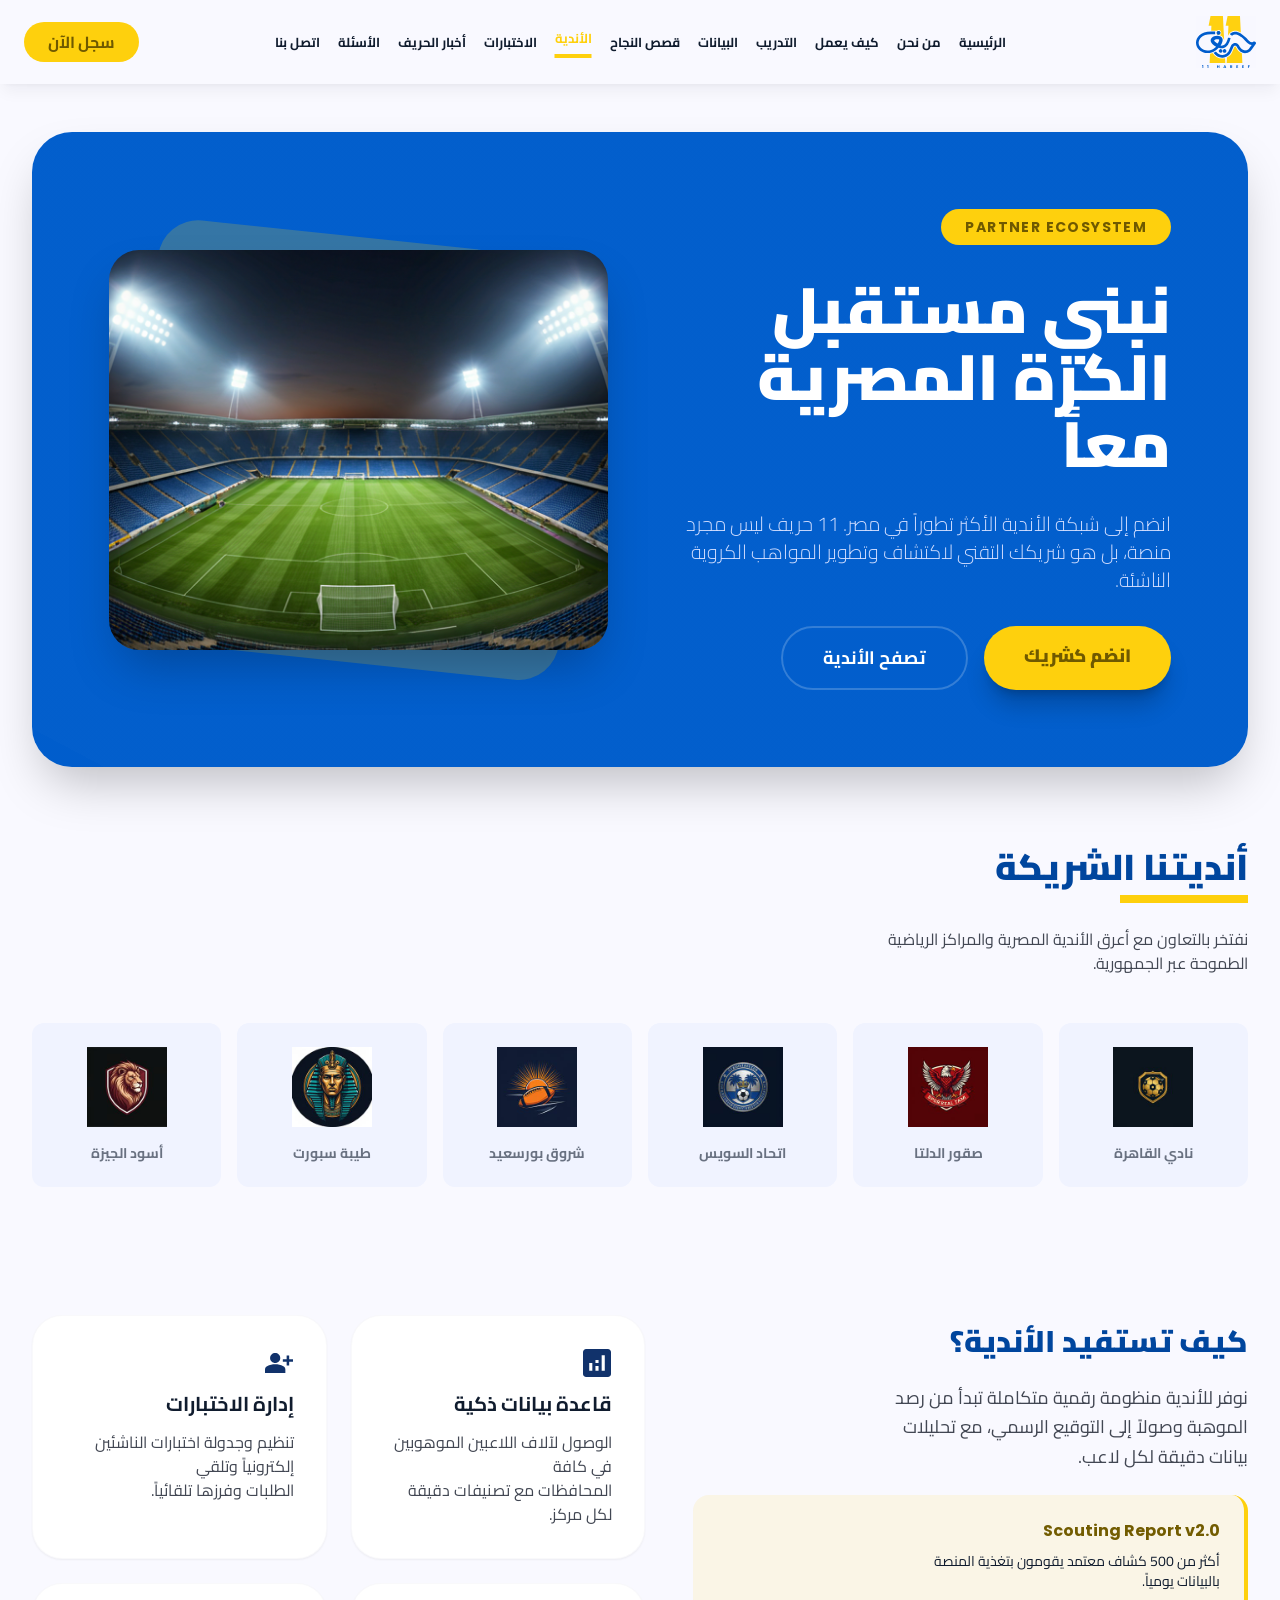
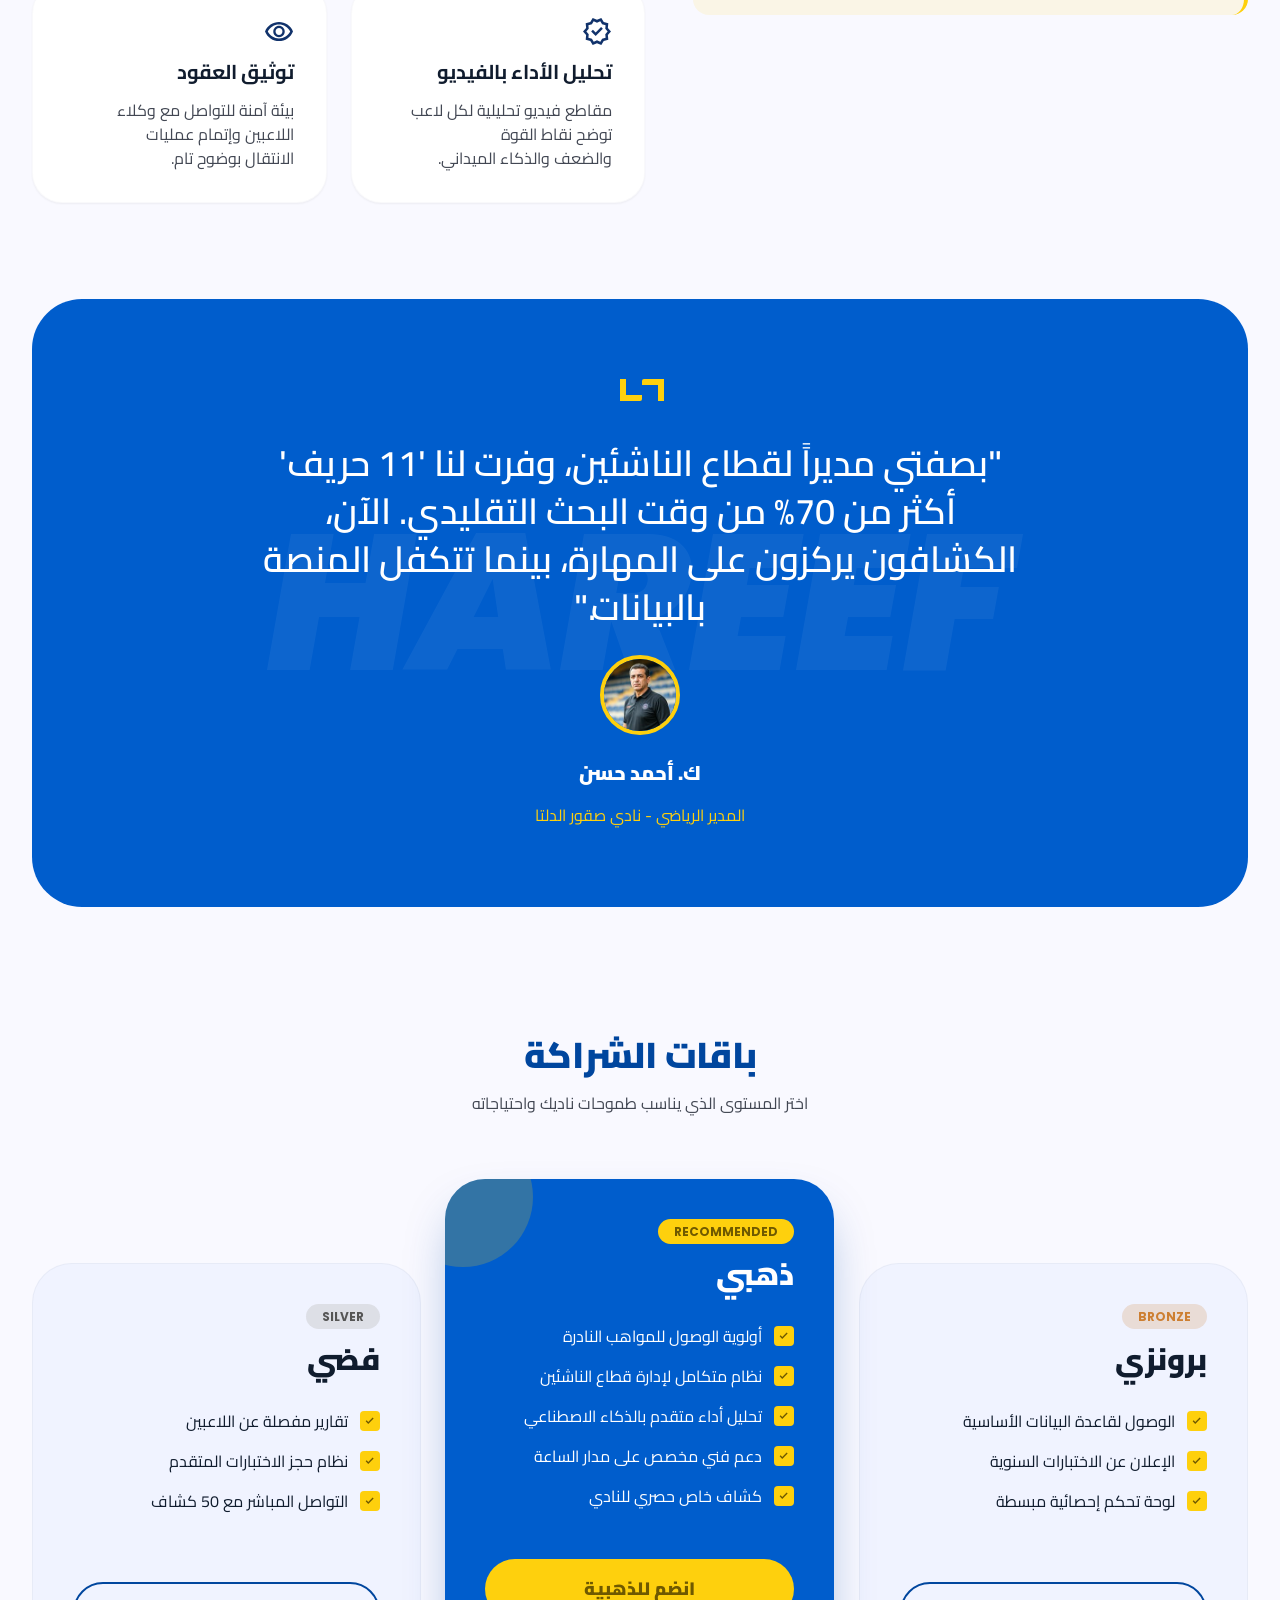
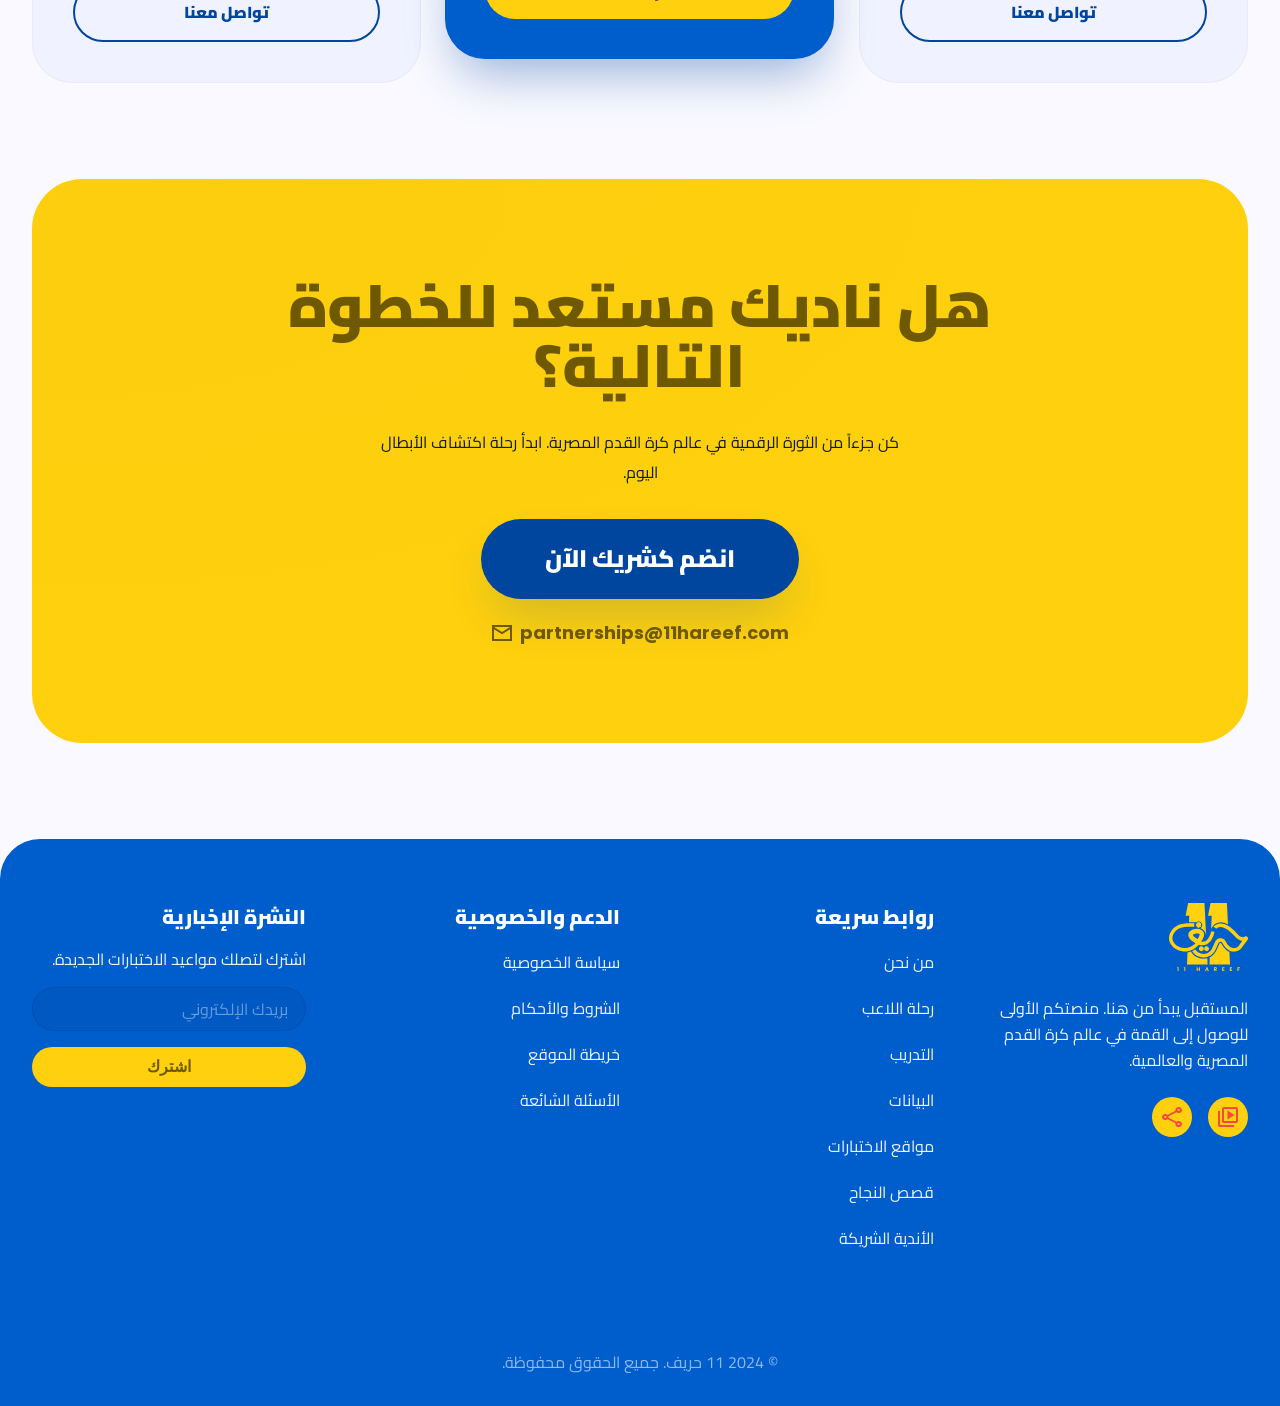
<file: partner-clubs.html>
<!DOCTYPE html>
<html lang="ar" dir="rtl">
<head>
<meta charset="UTF-8">
<meta name="viewport" content="width=device-width, initial-scale=1.0">
<title>الأندية الشريكة — 11 حريف</title>
<link rel="preconnect" href="https://fonts.googleapis.com">
<link rel="preconnect" href="https://fonts.gstatic.com" crossorigin>
<link href="https://fonts.googleapis.com/css2?family=Cairo:wght@400;500;700;900&family=Poppins:wght@600&display=swap" rel="stylesheet">
<link rel="stylesheet" href="css/motion.css">
<style>
  :root{
    --blue:#005dcc; --blue-d:#00469e; --red:#f64740;
    --yellow:#fed00d; --yellow-t:#6f5900;
    --ink:#101c2e; --body:#424753; --lite:#f9f9ff; --lite2:#f0f3ff;
    --foot-t:#f0f3ff; --border:#e7eeff; --hero-sub:#d2deff;
  }
  *{box-sizing:border-box;margin:0;padding:0}
  html,body{background:var(--lite);font-family:'Cairo',sans-serif;color:var(--ink);width:100%}
  .canvas{width:100%;min-height:100vh;overflow-x:hidden;
    background:linear-gradient(0deg,var(--lite) 0%,var(--lite) 100%),#fff}
  p{margin:0}a{text-decoration:none}

  /* NAV */
  .nav{position:sticky;top:0;z-index:50;height:84px;
    background:rgba(249,249,255,.9);backdrop-filter:blur(6px);-webkit-backdrop-filter:blur(6px);
    box-shadow:0 10px 15px -3px rgba(16,28,46,.05),0 4px 6px -4px rgba(16,28,46,.05)}
  .nav-inner{position:relative;height:84px;max-width:1280px;margin:0 auto;display:flex;align-items:center;
    justify-content:space-between;padding:0 clamp(16px,3vw,24px)}
  .logo img{height:52px;width:auto;display:block}
  .nav-links{position:absolute;left:50%;top:50%;transform:translate(-50%,-50%);display:flex;align-items:center;gap:18px}
  .nav-links a{font-weight:700;font-size:13px;line-height:24px;color:var(--ink);white-space:nowrap}
  .nav-links a.active{color:var(--yellow);border-bottom:4px solid var(--yellow);padding-bottom:4px}
  .btn-pill{background:var(--yellow);color:var(--yellow-t);font-weight:700;font-size:16px;line-height:24px;
    border-radius:9999px;padding:8px 24px;display:inline-block}

  /* HERO CARD */
  .hero-wrap{padding:48px clamp(16px,3vw,24px) 80px}
  .hero-card{max-width:1216px;margin:0 auto;background:var(--blue);border-radius:40px;padding:clamp(40px,6vw,80px);
    box-shadow:0 25px 50px -12px rgba(0,0,0,.25);position:relative;overflow:hidden}
  .hero-card__pattern{position:absolute;inset:0;opacity:.1;pointer-events:none;
    background:linear-gradient(28deg,transparent 0%,transparent 3%,rgba(255,255,255,.1) 3%,rgba(255,255,255,.1) 6%)}
  .hero-card__content{position:relative;z-index:1;display:grid;grid-template-columns:1fr 1fr;gap:clamp(32px,5vw,64px);align-items:center}
  .hero-card__copy{display:flex;flex-direction:column;align-items:flex-start;text-align:right;gap:32px}
  .hero-card__badge{background:var(--yellow);color:var(--yellow-t);font-family:'Poppins',sans-serif;
    font-weight:700;font-size:14px;line-height:20px;letter-spacing:1.4px;text-transform:uppercase;
    padding:8px 24px;border-radius:9999px}
  .hero-card__title{font-weight:900;font-size:clamp(40px,5vw,72px);line-height:1.05;color:#fff;text-align:right;width:100%}
  .hero-card__sub{max-width:576px;width:100%;font-weight:300;font-size:20px;line-height:28px;color:var(--hero-sub);text-align:right}
  .hero-card__actions{display:flex;flex-wrap:wrap;gap:16px;justify-content:flex-start;width:100%}
  .hero-card__btn{display:inline-block;padding:16px 40px;border-radius:9999px;font-weight:700;font-size:18px;line-height:28px;white-space:nowrap}
  .hero-card__btn--primary{background:var(--yellow);color:var(--yellow-t);font-weight:900;
    box-shadow:0 8px 10px -6px rgba(0,0,0,.2),0 20px 25px -5px rgba(0,0,0,.2)}
  .hero-card__btn--ghost{color:#fff;border:2px solid rgba(255,255,255,.2);backdrop-filter:blur(2px)}
  .hero-card__media{position:relative;align-self:stretch;display:flex;align-items:center}
  .hero-card__tilt{position:absolute;width:88%;height:88%;left:6%;top:50%;transform:translateY(-50%) rotate(6deg);
    background:rgba(254,208,13,.2);border-radius:40px;z-index:0}
  .hero-card__media img{position:relative;z-index:1;width:100%;height:400px;object-fit:cover;border-radius:30px;
    box-shadow:0 25px 50px -12px rgba(0,0,0,.25);display:block}

  /* CLUBS */
  .clubs{padding:0 clamp(16px,3vw,24px) 96px}
  .clubs__shell{max-width:1216px;margin:0 auto;width:100%}
  .clubs__head{margin-bottom:48px}
  .clubs__head-text{display:flex;flex-direction:column;align-items:flex-start;text-align:right;max-width:640px}
  .clubs__head h2{font-weight:900;font-size:36px;line-height:40px;color:var(--blue-d);text-align:right;width:100%}
  .clubs__bar{width:128px;height:8px;background:var(--yellow);margin-top:8px}
  .clubs__desc{font-size:16px;line-height:24px;color:var(--body);text-align:right;margin-top:24px;max-width:384px}
  .clubs__grid{display:grid;grid-template-columns:repeat(6,minmax(0,1fr));gap:16px}
  .club-card{background:var(--lite2);border-radius:12px;padding:24px 16px;display:flex;flex-direction:column;
    align-items:center;justify-content:center;gap:16px;text-align:center;min-height:160px}
  .club-card img{width:80px;height:80px;object-fit:contain;display:block}
  .club-card span{font-weight:700;font-size:14px;line-height:20px;color:var(--ink);opacity:.6}

  /* BENEFITS */
  .benefits{padding:32px clamp(16px,3vw,24px) 96px}
  .benefits__inner{max-width:1216px;margin:0 auto;display:grid;grid-template-columns:0.95fr 1.05fr;gap:48px;align-items:start}
  .benefits__copy{display:flex;flex-direction:column;align-items:flex-start;text-align:right;gap:24px;padding-top:8px}
  .benefits__copy h2{font-weight:900;font-size:30px;line-height:36px;color:var(--blue-d);width:100%;text-align:right}
  .benefits__copy>p{font-size:18px;line-height:29.25px;color:var(--body);width:100%;text-align:right}
  .benefits__note{width:100%;padding:24px;background:rgba(254,208,13,.1);border-radius:16px;
    border-inline-start:4px solid var(--yellow);text-align:right}
  .benefits__note strong{display:block;font-family:'Poppins',sans-serif;font-weight:700;font-size:16px;
    line-height:24px;color:#725c00;margin-bottom:8px}
  .benefits__note p{font-size:14px;line-height:20px;color:var(--ink)}
  .benefits__grid{display:grid;grid-template-columns:repeat(2,minmax(0,1fr));gap:24px}
  .benefit-card{background:#fff;border-radius:30px;padding:32px;box-shadow:0 1px 2px rgba(0,0,0,.05);
    border:1px solid rgba(194,198,214,.1);display:flex;flex-direction:column;align-items:flex-start;gap:12px;text-align:right}
  .benefit-card__icon{width:30px;height:30px;display:flex;align-items:center;justify-content:center}
  .benefit-card__icon img{width:28px;height:28px;object-fit:contain;filter:brightness(0) saturate(100%) invert(14%) sepia(90%) saturate(1200%) hue-rotate(198deg)}
  .benefit-card h3{font-weight:700;font-size:20px;line-height:28px;color:var(--ink);width:100%;text-align:right}
  .benefit-card p{font-size:16px;line-height:24px;color:var(--body);width:100%;text-align:right}

  /* TESTIMONIAL */
  .testimonial-wrap{padding:0 clamp(16px,3vw,24px) 96px}
  .testimonial{max-width:1216px;margin:0 auto;background:var(--blue);border-radius:50px;padding:80px clamp(24px,8vw,160px);
    position:relative;overflow:hidden;text-align:center}
  .testimonial__watermark{position:absolute;top:50%;left:50%;transform:translate(-50%,-50%);
    font-family:'Poppins',sans-serif;font-style:italic;font-weight:900;font-size:clamp(80px,15vw,200px);
    line-height:1;color:#fff;opacity:.05;pointer-events:none;white-space:nowrap}
  .testimonial__content{position:relative;z-index:1;display:flex;flex-direction:column;align-items:center;gap:16px}
  .testimonial__mark{width:48px;height:36px;margin-bottom:8px;position:relative}
  .testimonial__mark::before,.testimonial__mark::after{content:"";position:absolute;width:16px;height:16px;
    border-top:6px solid var(--yellow);border-inline-start:6px solid var(--yellow);border-radius:2px 0 0 0}
  .testimonial__mark::before{right:22px;transform:rotate(180deg)}
  .testimonial__mark::after{right:0}
  .testimonial blockquote{font-weight:600;font-size:clamp(22px,3vw,36px);line-height:48px;color:#fff;max-width:832px}
  .testimonial__avatar{width:80px;height:80px;border-radius:9999px;border:4px solid var(--yellow);
    object-fit:cover;margin-top:8px}
  .testimonial__name{font-weight:900;font-size:20px;line-height:28px;color:#fff;margin-top:8px}
  .testimonial__role{font-size:16px;line-height:24px;color:var(--yellow)}

  /* PACKAGES */
  .packages{padding:32px clamp(16px,3vw,24px) 96px}
  .packages__shell{max-width:1216px;margin:0 auto;width:100%}
  .packages__head{text-align:center;margin-bottom:64px}
  .packages__head h2{font-weight:900;font-size:36px;line-height:40px;color:var(--blue-d)}
  .packages__head p{font-size:16px;line-height:24px;color:var(--body);margin-top:16px}
  .packages__grid{display:grid;grid-template-columns:repeat(3,minmax(0,1fr));gap:24px;align-items:end}
  .package{background:var(--lite2);border-radius:40px;padding:40px;border:1px solid rgba(194,198,214,.2);
    display:flex;flex-direction:column;align-items:flex-start;text-align:right;min-height:420px}
  .package--gold{background:var(--blue);box-shadow:0 25px 50px -12px rgba(0,70,158,.4);
    position:relative;overflow:hidden;border:none;min-height:480px;margin-bottom:24px}
  .package--gold::before{content:"";position:absolute;width:140px;height:140px;top:-52px;left:-52px;
    background:var(--yellow);opacity:.2;border-radius:9999px}
  .package__tier{font-family:'Poppins',sans-serif;font-weight:700;font-size:12px;line-height:16px;
    text-transform:uppercase;padding:4.5px 16px;border-radius:9999px;margin-bottom:12px}
  .package__tier--bronze{background:rgba(205,127,50,.2);color:#cd7f32}
  .package__tier--silver{background:rgba(192,192,192,.4);color:#555}
  .package__tier--gold{background:var(--yellow);color:var(--yellow-t)}
  .package h3{font-weight:900;font-size:30px;line-height:36px;color:var(--ink);margin-bottom:32px;width:100%}
  .package--gold h3{color:#fff}
  .package__list{list-style:none;display:flex;flex-direction:column;gap:16px;margin-bottom:48px;flex:1;width:100%}
  .package__list li{display:flex;align-items:center;justify-content:flex-start;gap:12px;direction:rtl;
    font-size:16px;line-height:24px;color:var(--ink);width:100%}
  .package--gold .package__list li{color:#fff}
  .package__list li::before{content:"";flex-shrink:0;width:20px;height:20px;border-radius:4px;background:var(--yellow);
    background-image:url("data:image/svg+xml,%3Csvg xmlns='http://www.w3.org/2000/svg' viewBox='0 0 20 20'%3E%3Cpath fill='%236F5900' d='M7.5 14.2 3.8 10.5l1.4-1.4 2.3 2.3 6.3-6.3 1.4 1.4z'/%3E%3C/svg%3E");
    background-size:14px;background-position:center;background-repeat:no-repeat}
  .package__btn{display:block;width:100%;text-align:center;padding:16px;border-radius:9999px;
    font-weight:900;font-size:16px;line-height:24px;border:2px solid var(--blue-d);color:var(--blue-d)}
  .package--gold .package__btn{background:var(--yellow);color:var(--yellow-t);border:none;font-size:18px;line-height:28px}

  /* CTA */
  .cta-wrap{padding:0 clamp(16px,3vw,24px) 96px}
  .cta{max-width:1216px;margin:0 auto;background:var(--yellow);border-radius:50px;padding:clamp(64px,8vw,96px) clamp(24px,6vw,96px);
    text-align:center;position:relative;overflow:hidden}
  .cta::before{content:"";position:absolute;inset:0;opacity:.2;pointer-events:none;
    background:radial-gradient(ellipse at top left,rgba(0,70,158,.05) 0%,transparent 70%)}
  .cta__inner{position:relative;z-index:1;display:flex;flex-direction:column;align-items:center;gap:32px}
  .cta h2{font-weight:900;font-size:clamp(36px,5vw,60px);line-height:1;color:var(--yellow-t);max-width:900px}
  .cta>p{font-weight:500;font-size:20px;line-height:32.5px;color:rgba(111,89,0,.8);max-width:672px}
  .cta__actions{display:flex;flex-direction:column;align-items:center;gap:20px}
  .cta__email{display:inline-flex;align-items:center;gap:8px;font-family:'Poppins',sans-serif;
    font-weight:700;font-size:18px;line-height:28px;color:var(--yellow-t)}
  .cta__email svg{width:20px;height:16px;fill:var(--yellow-t)}
  .cta__btn{display:inline-block;padding:24px 64px;background:var(--blue-d);color:#fff;border-radius:9999px;
    font-weight:900;font-size:24px;line-height:32px;box-shadow:0 25px 50px -12px rgba(0,70,158,.2)}

  /* FOOTER */
  .footer{background:var(--blue);border-top-left-radius:40px;border-top-right-radius:40px;color:#fff;width:100%}
  .footer-top{display:flex;gap:40px;padding:64px clamp(16px,3vw,32px);align-items:flex-start;max-width:1280px;margin:0 auto}
  .fcol{flex:1;display:flex;flex-direction:column;gap:16px}
  .fcol h4{font-weight:900;font-size:20px;line-height:28px;color:#fff;text-align:right}
  .fcol .desc{font-weight:400;font-size:16px;line-height:26px;color:var(--foot-t);text-align:right}
  .fcol ul{list-style:none;display:flex;flex-direction:column;gap:16px;text-align:right}
  .fcol ul li a{font-weight:400;font-size:16px;line-height:24px;color:var(--foot-t)}
  .fcol ul li a:hover{color:#fff}
  .brand-logo{display:flex;justify-content:flex-start;margin-bottom:8px}
  .brand-logo img{width:79px;height:auto;display:block}
  .social{display:flex;gap:16px;justify-content:flex-start;padding-top:8px}
  .social a{width:40px;height:40px;border-radius:9999px;background:var(--yellow);display:flex;align-items:center;justify-content:center}
  .social a img{width:20px;height:20px;display:block}
  .news p{font-weight:400;font-size:16px;line-height:24px;color:var(--foot-t);text-align:right}
  .news .inp{background:rgba(0,70,158,.2);border:1px solid rgba(0,70,158,.5);border-radius:9999px;
    padding:6px 17px;text-align:right;color:#fff;font-size:16px;font-family:inherit;width:100%;outline:none}
  .news .inp::placeholder{color:rgba(255,255,255,.4)}
  .news .sub{background:var(--yellow);color:var(--yellow-t);font-weight:700;font-size:16px;line-height:24px;
    border:none;border-radius:9999px;height:40px;width:100%;margin-top:16px;cursor:pointer}
  .footer-bottom{border-top:1px solid rgba(0,93,204,.2);padding:32px 24px}
  .footer-bottom p{opacity:.6;text-align:center;font-weight:400;font-size:16px;line-height:24px;color:var(--foot-t)}

  @media (max-width:1024px){
    .hero-card__content{grid-template-columns:1fr}
    .hero-card__media img{height:320px}
    .benefits__inner,.packages__grid{grid-template-columns:1fr}
    .benefits__grid{grid-template-columns:1fr}
    .clubs__grid{grid-template-columns:repeat(3,minmax(0,1fr))}
    .clubs__head{flex-direction:column;align-items:flex-start}
    .package--gold{margin-bottom:0;min-height:420px}
  }
  @media (max-width:768px){
    .nav-links{display:none}
    .footer-top{flex-direction:column}
    .clubs__grid{grid-template-columns:1fr}
    .cta__actions{flex-direction:column}
  }
</style>
</head>
<body>
<div class="canvas">

  <header class="nav fade-in">
    <div class="nav-inner">
      <a href="index.html" class="logo"><img src="assets/logo.svg" alt="11 حريف"></a>
      <nav class="nav-links">
        <a href="index.html">الرئيسية</a>
        <a href="about.html">من نحن</a>
        <a href="how-it-works.html">كيف يعمل</a>
        <a href="training.html">التدريب</a>
        <a href="data-profiles.html">البيانات</a>
        <a href="success-stories.html">قصص النجاح</a>
        <a href="partner-clubs.html" class="active">الأندية</a>
        <a href="tryouts.html">الاختبارات</a>
        <a href="news.html">أخبار الحريف</a>
        <a href="faq.html">الأسئلة</a>
        <a href="contact.html">اتصل بنا</a>
      </nav>
      <a href="register.html" class="btn-pill">سجل الآن</a>
    </div>
  </header>

  <main>
    <!-- HERO -->
    <section class="hero-wrap" aria-labelledby="clubs-heading">
      <div class="hero-card reveal-scale">
        <div class="hero-card__pattern" aria-hidden="true"></div>
        <div class="hero-card__content">
          <div class="hero-card__copy">
            <span class="hero-card__badge">PARTNER ECOSYSTEM</span>
            <h1 id="clubs-heading" class="hero-card__title">نبني مستقبل<br>الكرة المصرية<br>معاً</h1>
            <p class="hero-card__sub">انضم إلى شبكة الأندية الأكثر تطوراً في مصر. 11 حريف ليس مجرد<br>منصة، بل هو شريكك التقني لاكتشاف وتطوير المواهب الكروية<br>الناشئة.</p>
            <div class="hero-card__actions">
              <a href="#clubs" class="hero-card__btn hero-card__btn--primary">انضم كشريك</a>
              <a href="#clubs" class="hero-card__btn hero-card__btn--ghost">تصفح الأندية</a>
            </div>
          </div>
          <div class="hero-card__media">
            <div class="hero-card__tilt" aria-hidden="true"></div>
            <img src="assets/clubs-hero.jpg" alt="شركاء 11 حريف من الأندية">
          </div>
        </div>
      </div>
    </section>

    <!-- CLUBS -->
    <section id="clubs" class="clubs" aria-labelledby="clubs-list-heading">
      <div class="clubs__shell">
        <div class="clubs__head">
          <div class="clubs__head-text">
            <h2 id="clubs-list-heading">أنديتنا الشريكة</h2>
            <div class="clubs__bar" aria-hidden="true"></div>
            <p class="clubs__desc">نفتخر بالتعاون مع أعرق الأندية المصرية والمراكز الرياضية<br>الطموحة عبر الجمهورية.</p>
          </div>
        </div>
        <div class="clubs__grid stagger-children">
          <article class="club-card"><img src="assets/club1.png" alt=""><span>نادي القاهرة</span></article>
          <article class="club-card"><img src="assets/club2.png" alt=""><span>صقور الدلتا</span></article>
          <article class="club-card"><img src="assets/club3.png" alt=""><span>اتحاد السويس</span></article>
          <article class="club-card"><img src="assets/club4.png" alt=""><span>شروق بورسعيد</span></article>
          <article class="club-card"><img src="assets/club5.png" alt=""><span>طيبة سبورت</span></article>
          <article class="club-card"><img src="assets/club6.png" alt=""><span>أسود الجيزة</span></article>
        </div>
      </div>
    </section>

    <!-- BENEFITS -->
    <section class="benefits" aria-labelledby="benefits-heading">
      <div class="benefits__inner">
        <div class="benefits__copy">
          <h2 id="benefits-heading">كيف تستفيد الأندية؟</h2>
          <p>نوفر للأندية منظومة رقمية متكاملة تبدأ من رصد<br>الموهبة وصولاً إلى التوقيع الرسمي، مع تحليلات<br>بيانات دقيقة لكل لاعب.</p>
          <div class="benefits__note">
            <strong>Scouting Report v2.0</strong>
            <p>أكثر من 500 كشاف معتمد يقومون بتغذية المنصة<br>بالبيانات يومياً.</p>
          </div>
        </div>
        <div class="benefits__grid">
          <article class="benefit-card">
            <div class="benefit-card__icon"><img src="assets/Icon2.svg" alt="" aria-hidden="true"></div>
            <h3>قاعدة بيانات ذكية</h3>
            <p>الوصول لآلاف اللاعبين الموهوبين في كافة<br>المحافظات مع تصنيفات دقيقة لكل مركز.</p>
          </article>
          <article class="benefit-card">
            <div class="benefit-card__icon"><img src="assets/Icon3.svg" alt="" aria-hidden="true"></div>
            <h3>إدارة الاختبارات</h3>
            <p>تنظيم وجدولة اختبارات الناشئين إلكترونياً وتلقي<br>الطلبات وفرزها تلقائياً.</p>
          </article>
          <article class="benefit-card">
            <div class="benefit-card__icon"><img src="assets/Icon6.svg" alt="" aria-hidden="true"></div>
            <h3>تحليل الأداء بالفيديو</h3>
            <p>مقاطع فيديو تحليلية لكل لاعب توضح نقاط القوة<br>والضعف والذكاء الميداني.</p>
          </article>
          <article class="benefit-card">
            <div class="benefit-card__icon"><img src="assets/Icon7.svg" alt="" aria-hidden="true"></div>
            <h3>توثيق العقود</h3>
            <p>بيئة آمنة للتواصل مع وكلاء اللاعبين وإتمام عمليات<br>الانتقال بوضوح تام.</p>
          </article>
        </div>
      </div>
    </section>

    <!-- TESTIMONIAL -->
    <section class="testimonial-wrap" aria-label="شهادة شريك">
      <div class="testimonial reveal">
        <div class="testimonial__watermark" aria-hidden="true">HAREEF</div>
        <div class="testimonial__content">
          <div class="testimonial__mark" aria-hidden="true"></div>
          <blockquote>"بصفتي مديراً لقطاع الناشئين، وفرت لنا '11 حريف'<br>أكثر من 70% من وقت البحث التقليدي. الآن،<br>الكشافون يركزون على المهارة، بينما تتكفل المنصة<br>بالبيانات."</blockquote>
          <img class="testimonial__avatar" src="assets/clubs-testimonial.jpg" alt="ك. أحمد حسن">
          <p class="testimonial__name">ك. أحمد حسن</p>
          <p class="testimonial__role">المدير الرياضي - نادي صقور الدلتا</p>
        </div>
      </div>
    </section>

    <!-- PACKAGES -->
    <section class="packages" aria-labelledby="packages-heading">
      <div class="packages__shell">
        <div class="packages__head">
          <h2 id="packages-heading">باقات الشراكة</h2>
          <p>اختر المستوى الذي يناسب طموحات ناديك واحتياجاته</p>
        </div>
        <div class="packages__grid">

          <article class="package">
            <span class="package__tier package__tier--bronze">BRONZE</span>
            <h3>برونزي</h3>
            <ul class="package__list">
              <li>الوصول لقاعدة البيانات الأساسية</li>
              <li>الإعلان عن الاختبارات السنوية</li>
              <li>لوحة تحكم إحصائية مبسطة</li>
            </ul>
            <a href="contact.html" class="package__btn">تواصل معنا</a>
          </article>

          <article class="package package--gold reveal-scale hover-lift">
            <span class="package__tier package__tier--gold">RECOMMENDED</span>
            <h3>ذهبي</h3>
            <ul class="package__list">
              <li>أولوية الوصول للمواهب النادرة</li>
              <li>نظام متكامل لإدارة قطاع الناشئين</li>
              <li>تحليل أداء متقدم بالذكاء الاصطناعي</li>
              <li>دعم فني مخصص على مدار الساعة</li>
              <li>كشاف خاص حصري للنادي</li>
            </ul>
            <a href="contact.html" class="package__btn">انضم للذهبية</a>
          </article>

          <article class="package">
            <span class="package__tier package__tier--silver">SILVER</span>
            <h3>فضي</h3>
            <ul class="package__list">
              <li>تقارير مفصلة عن اللاعبين</li>
              <li>نظام حجز الاختبارات المتقدم</li>
              <li>التواصل المباشر مع 50 كشاف</li>
            </ul>
            <a href="contact.html" class="package__btn">تواصل معنا</a>
          </article>

        </div>
      </div>
    </section>

    <!-- CTA -->
    <section class="cta-wrap" aria-label="دعوة للشراكة">
      <div class="cta">
        <div class="cta__inner">
          <h2>هل ناديك مستعد للخطوة التالية؟</h2>
          <p>كن جزءاً من الثورة الرقمية في عالم كرة القدم المصرية. ابدأ رحلة اكتشاف الأبطال<br>اليوم.</p>
          <div class="cta__actions">
            <a href="contact.html" class="cta__btn">انضم كشريك الآن</a>
            <a href="mailto:partnerships@11hareef.com" class="cta__email">
              partnerships@11hareef.com
              <svg viewBox="0 0 20 16" aria-hidden="true"><path d="M0 0h20v16H0V0zm2 2l8 5 8-5H2zm16 2.2-8 5-8-5V14h16V4.2z"/></svg>
            </a>
          </div>
        </div>
      </div>
    </section>
  </main>

  <footer class="footer">
    <div class="footer-top stagger-children">
      <div class="fcol">
        <div class="brand-logo"><img src="assets/logotransparent.svg" alt="11 حريف"></div>
        <p class="desc">المستقبل يبدأ من هنا. منصتكم الأولى<br>للوصول إلى القمة في عالم كرة القدم<br>المصرية والعالمية.</p>
        <div class="social">
          <a href="#" aria-label="إنستغرام"><img src="assets/social-ig.svg" alt=""></a>
          <a href="#" aria-label="تويتر"><img src="assets/social-tw.svg" alt=""></a>
        </div>
      </div>
      <div class="fcol">
        <h4>روابط سريعة</h4>
        <ul>
          <li><a href="about.html">من نحن</a></li>
          <li><a href="how-it-works.html">رحلة اللاعب</a></li>
          <li><a href="training.html">التدريب</a></li>
          <li><a href="data-profiles.html">البيانات</a></li>
          <li><a href="tryouts.html">مواقع الاختبارات</a></li>
          <li><a href="success-stories.html">قصص النجاح</a></li>
          <li><a href="partner-clubs.html">الأندية الشريكة</a></li>
        </ul>
      </div>
      <div class="fcol">
        <h4>الدعم والخصوصية</h4>
        <ul>
          <li><a href="#">سياسة الخصوصية</a></li>
          <li><a href="#">الشروط والأحكام</a></li>
          <li><a href="#">خريطة الموقع</a></li>
          <li><a href="faq.html">الأسئلة الشائعة</a></li>
        </ul>
      </div>
      <div class="fcol news">
        <h4>النشرة الإخبارية</h4>
        <p>اشترك لتصلك مواعيد الاختبارات الجديدة.</p>
        <form onsubmit="return false">
          <input class="inp" type="email" placeholder="بريدك الإلكتروني" aria-label="بريدك الإلكتروني">
          <button class="sub" type="submit">اشترك</button>
        </form>
      </div>
    </div>
    <div class="footer-bottom">
      <p>© 2024 11 حريف. جميع الحقوق محفوظة.</p>
    </div>
  </footer>

</div>
<script type="module" src="js/animations.js"></script>
</body>
</html>
</file>
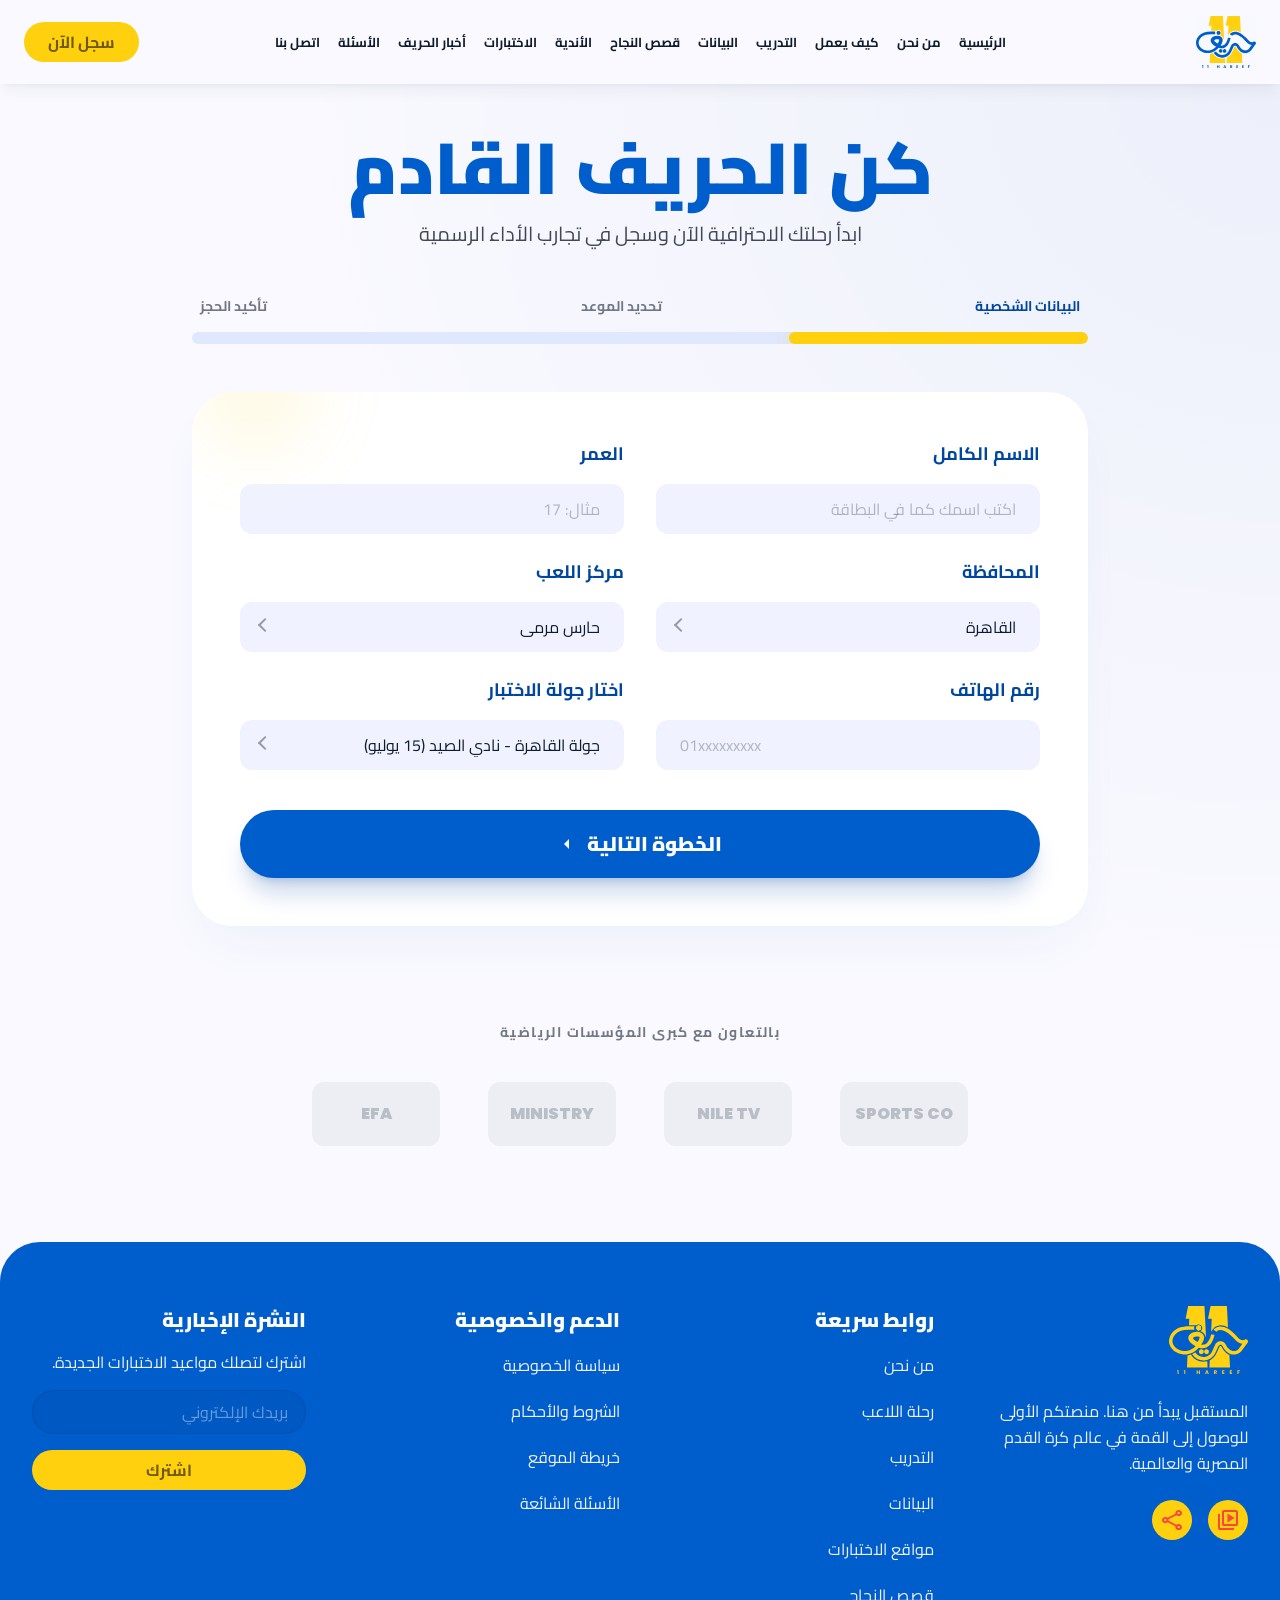
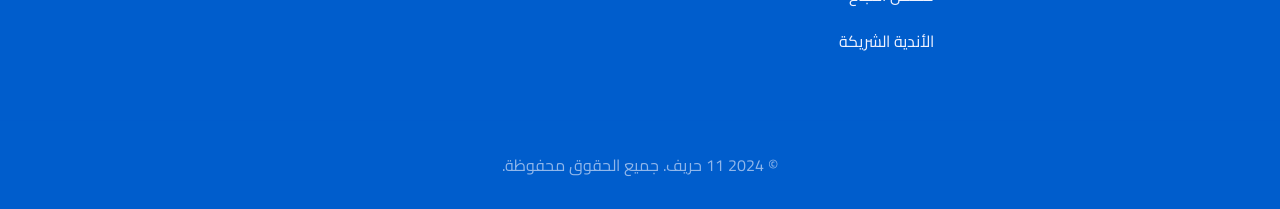
<file: register.html>
<!DOCTYPE html>
<html lang="ar" dir="rtl">
<head>
<meta charset="UTF-8">
<meta name="viewport" content="width=device-width, initial-scale=1.0">
<title>التسجيل — 11 حريف</title>
<link rel="preconnect" href="https://fonts.googleapis.com">
<link rel="preconnect" href="https://fonts.gstatic.com" crossorigin>
<link href="https://fonts.googleapis.com/css2?family=Cairo:wght@400;500;700;900&family=Poppins:wght@600&display=swap" rel="stylesheet">
<link rel="stylesheet" href="css/motion.css">
<style>
  :root{
    --blue:#005dcc; --blue-d:#00469e;
    --yellow:#fed00d; --yellow-t:#6f5900;
    --ink:#101c2e; --body:#424753; --muted:#727785;
    --lite:#f9f9ff; --lite2:#f0f3ff; --pill:#dfe8ff;
    --foot-t:#f0f3ff;
  }
  *{box-sizing:border-box;margin:0;padding:0}
  html,body{background:var(--lite);font-family:'Cairo',sans-serif;color:var(--ink);width:100%}
  .canvas{width:100%;min-height:100vh;overflow-x:hidden;
    background:linear-gradient(0deg,var(--lite) 0%,var(--lite) 100%),#fff}
  p{margin:0}a{text-decoration:none}
  button,input,select,textarea{font-family:inherit}
  button{cursor:pointer;border:none;background:none}

  /* NAV */
  .nav{position:sticky;top:0;z-index:50;height:84px;
    background:rgba(249,249,255,.9);backdrop-filter:blur(6px);-webkit-backdrop-filter:blur(6px);
    box-shadow:0 10px 15px -3px rgba(16,28,46,.05),0 4px 6px -4px rgba(16,28,46,.05)}
  .nav-inner{position:relative;height:84px;max-width:1280px;margin:0 auto;display:flex;align-items:center;
    justify-content:space-between;padding:0 clamp(16px,3vw,24px)}
  .logo img{height:52px;width:auto;display:block}
  .nav-links{position:absolute;left:50%;top:50%;transform:translate(-50%,-50%);display:flex;align-items:center;gap:18px}
  .nav-links a{font-weight:700;font-size:13px;line-height:24px;color:var(--ink);white-space:nowrap}
  .nav-links a.active{color:var(--yellow);border-bottom:4px solid var(--yellow);padding-bottom:4px}
  .btn-pill{background:var(--yellow);color:var(--yellow-t);font-weight:700;font-size:16px;line-height:24px;
    border-radius:9999px;padding:8px 24px;display:inline-block}

  /* PAGE */
  .register-wrap{position:relative;padding:48px clamp(16px,3vw,24px) 96px;
    background:radial-gradient(ellipse at top right,rgba(0,70,158,.05) 0%,transparent 55%)}
  .register-page{max-width:896px;margin:0 auto;display:flex;flex-direction:column;gap:48px}

  /* HERO */
  .register-hero{display:flex;flex-direction:column;align-items:center;gap:16px;text-align:center}
  .register-hero h1{font-weight:900;font-size:clamp(40px,8vw,72px);line-height:1;color:var(--blue)}
  .register-hero p{font-size:20px;line-height:28px;color:var(--body);max-width:640px}

  /* STEPPER */
  .stepper{display:flex;flex-direction:column;gap:16px}
  .stepper__labels{display:flex;justify-content:space-between;align-items:flex-start;gap:8px;padding-inline:8px}
  .stepper__labels span{font-weight:700;font-size:14px;line-height:20px;color:var(--muted);text-align:right}
  .stepper__labels span.is-active{color:var(--blue-d)}
  .stepper__track{height:12px;background:var(--pill);border-radius:9999px;overflow:hidden}
  .stepper__fill{height:100%;width:33.33%;background:var(--yellow);
    box-shadow:0 0 15px rgba(254,208,13,.5);border-radius:9999px}

  /* FORM CARD */
  .form-card{position:relative;background:#fff;border-radius:40px;padding:48px;
    box-shadow:0 25px 50px -12px rgba(0,70,158,.05);overflow:hidden}
  .form-card__glow{position:absolute;width:128px;height:128px;border-radius:9999px;
    background:rgba(254,208,13,.1);filter:blur(32px);top:-64px;inset-inline-end:0;pointer-events:none}
  .form-grid{display:grid;grid-template-columns:repeat(2,minmax(0,1fr));gap:24px 32px}
  .field{display:flex;flex-direction:column;align-items:flex-start;gap:16px;text-align:right}
  .field label{font-weight:700;font-size:18px;line-height:28px;color:var(--blue-d);width:100%;text-align:right}
  .field input,.field select{width:100%;padding:13px 24px;background:var(--lite2);border:none;border-radius:12px;
    font-size:16px;line-height:24px;color:var(--ink);outline:none;text-align:right;appearance:none;-webkit-appearance:none}
  .field input::placeholder{color:rgba(114,119,133,.5)}
  .field select{color:var(--ink);cursor:pointer;padding-inline-end:40px}
  .select-wrap{position:relative;width:100%}
  .select-wrap::after{content:'';position:absolute;inset-inline-end:20px;top:50%;
    width:8px;height:8px;border-inline-end:2px solid var(--muted);border-block-end:2px solid var(--muted);
    transform:translateY(-70%) rotate(45deg);pointer-events:none;opacity:.7}
  .form-submit{margin-top:32px;padding-top:8px}
  .form-submit button{width:100%;display:inline-flex;align-items:center;justify-content:center;gap:12px;
    padding:20px;background:var(--blue);color:#fff;font-weight:900;font-size:20px;line-height:28px;
    border-radius:9999px;box-shadow:0 8px 10px -6px rgba(0,70,158,.2),0 20px 25px -5px rgba(0,70,158,.2)}
  .form-submit button svg{width:16px;height:16px;fill:#fff;flex-shrink:0}

  /* PARTNERS */
  .partners{display:flex;flex-direction:column;align-items:center;gap:40px;padding-top:48px}
  .partners h2{font-weight:700;font-size:14px;line-height:20px;letter-spacing:1.4px;text-transform:uppercase;
    color:var(--muted);text-align:center}
  .partners__logos{display:flex;flex-wrap:wrap;justify-content:center;align-items:center;gap:48px;opacity:.6}
  .partner-box{width:128px;height:64px;background:rgba(66,71,83,.1);border-radius:12px;
    display:flex;align-items:center;justify-content:center;
    font-family:'Poppins',sans-serif;font-weight:900;font-size:16px;line-height:24px;color:rgba(16,28,46,.4)}

  /* FOOTER */
  .footer{background:var(--blue);border-top-left-radius:40px;border-top-right-radius:40px;color:#fff;width:100%}
  .footer-top{display:flex;gap:40px;padding:64px clamp(16px,3vw,32px);align-items:flex-start;max-width:1280px;margin:0 auto}
  .fcol{flex:1;display:flex;flex-direction:column;gap:16px}
  .fcol h4{font-weight:900;font-size:20px;line-height:28px;color:#fff;text-align:right}
  .fcol .desc{font-weight:400;font-size:16px;line-height:26px;color:var(--foot-t);text-align:right}
  .fcol ul{list-style:none;display:flex;flex-direction:column;gap:16px;text-align:right}
  .fcol ul li a{font-weight:400;font-size:16px;line-height:24px;color:var(--foot-t)}
  .fcol ul li a:hover{color:#fff}
  .brand-logo{display:flex;justify-content:flex-start;margin-bottom:8px}
  .brand-logo img{width:79px;height:auto;display:block}
  .social{display:flex;gap:16px;justify-content:flex-start;padding-top:8px}
  .social a{width:40px;height:40px;border-radius:9999px;background:var(--yellow);display:flex;align-items:center;justify-content:center}
  .social a img{width:20px;height:20px;display:block}
  .fcol.news p{font-weight:400;font-size:16px;line-height:24px;color:var(--foot-t);text-align:right}
  .fcol.news .inp{background:rgba(0,70,158,.2);border:1px solid rgba(0,70,158,.5);border-radius:9999px;
    padding:6px 17px;text-align:right;color:#fff;font-size:16px;font-family:inherit;width:100%;outline:none}
  .fcol.news .inp::placeholder{color:rgba(255,255,255,.4)}
  .fcol.news .sub{background:var(--yellow);color:var(--yellow-t);font-weight:700;font-size:16px;line-height:24px;
    border:none;border-radius:9999px;height:40px;width:100%;margin-top:16px;cursor:pointer}
  .footer-bottom{border-top:1px solid rgba(0,93,204,.2);padding:32px 24px}
  .footer-bottom p{opacity:.6;text-align:center;font-weight:400;font-size:16px;line-height:24px;color:var(--foot-t)}

  @media (max-width:768px){
    .nav-links{display:none}
    .form-card{padding:32px 24px;border-radius:24px}
    .form-grid{grid-template-columns:1fr}
    .partners__logos{gap:24px}
    .footer-top{flex-direction:column}
    .stepper__labels{font-size:12px}
  }
</style>
</head>
<body>
<div class="canvas">

  <header class="nav fade-in">
    <div class="nav-inner">
      <a href="index.html" class="logo"><img src="assets/logo.svg" alt="11 حريف"></a>
      <nav class="nav-links">
        <a href="index.html">الرئيسية</a>
        <a href="about.html">من نحن</a>
        <a href="how-it-works.html">كيف يعمل</a>
        <a href="training.html">التدريب</a>
        <a href="data-profiles.html">البيانات</a>
        <a href="success-stories.html">قصص النجاح</a>
        <a href="partner-clubs.html">الأندية</a>
        <a href="tryouts.html">الاختبارات</a>
        <a href="news.html">أخبار الحريف</a>
        <a href="faq.html">الأسئلة</a>
        <a href="contact.html">اتصل بنا</a>
      </nav>
      <a href="register.html" class="btn-pill">سجل الآن</a>
    </div>
  </header>

  <main class="register-wrap">
    <div class="register-page">

      <header class="register-hero fade-in">
        <h1 id="register-heading">كن الحريف القادم</h1>
        <p>ابدأ رحلتك الاحترافية الآن وسجل في تجارب الأداء الرسمية</p>
      </header>

      <nav class="stepper" aria-label="خطوات التسجيل">
        <div class="stepper__labels">
          <span class="is-active">البيانات الشخصية</span>
          <span>تحديد الموعد</span>
          <span>تأكيد الحجز</span>
        </div>
        <div class="stepper__track" aria-hidden="true">
          <div class="stepper__fill"></div>
        </div>
      </nav>

      <div class="form-card reveal-scale">
        <div class="form-card__glow" aria-hidden="true"></div>
        <form novalidate aria-labelledby="register-heading">
          <div class="form-grid">

            <div class="field">
              <label for="full-name">الاسم الكامل</label>
              <input id="full-name" type="text" placeholder="اكتب اسمك كما في البطاقة" autocomplete="name" required>
            </div>

            <div class="field">
              <label for="age">العمر</label>
              <input id="age" type="number" min="10" max="25" placeholder="مثال: 17" required>
            </div>

            <div class="field">
              <label for="gov">المحافظة</label>
              <div class="select-wrap">
                <select id="gov" required>
                  <option value="cairo" selected>القاهرة</option>
                  <option value="giza">الجيزة</option>
                  <option value="alex">الإسكندرية</option>
                  <option value="dakahlia">الدقهلية</option>
                  <option value="gharbia">الغربية</option>
                  <option value="minya">المنيا</option>
                  <option value="asyut">أسيوط</option>
                  <option value="sohag">سوهاج</option>
                  <option value="other">أخرى</option>
                </select>
              </div>
            </div>

            <div class="field">
              <label for="position">مركز اللعب</label>
              <div class="select-wrap">
                <select id="position" required>
                  <option value="gk" selected>حارس مرمى</option>
                  <option value="def">مدافع</option>
                  <option value="mid">لاعب وسط</option>
                  <option value="wing">جناح</option>
                  <option value="fwd">مهاجم</option>
                </select>
              </div>
            </div>

            <div class="field">
              <label for="phone">رقم الهاتف</label>
              <input id="phone" type="tel" placeholder="01xxxxxxxxx" autocomplete="tel" dir="ltr" style="text-align:left" required>
            </div>

            <div class="field">
              <label for="tryout">اختار جولة الاختبار</label>
              <div class="select-wrap">
                <select id="tryout" required>
                  <option value="cairo-july" selected>جولة القاهرة - نادي الصيد (15 يوليو)</option>
                  <option value="alex-aug">جولة الإسكندرية - 5 أغسطس</option>
                  <option value="south-aug">ملتقى الجنوب - 20 أغسطس</option>
                </select>
              </div>
            </div>

          </div>

          <div class="form-submit">
            <button type="submit">
              الخطوة التالية
              <svg viewBox="0 0 16 16" aria-hidden="true"><path d="M10 3L5 8l5 5"/></svg>
            </button>
          </div>
        </form>
      </div>

      <section class="partners" aria-label="شركاؤنا">
        <h2>بالتعاون مع كبرى المؤسسات الرياضية</h2>
        <div class="partners__logos stagger-children">
          <div class="partner-box hover-lift">SPORTS CO</div>
          <div class="partner-box hover-lift">NILE TV</div>
          <div class="partner-box hover-lift">MINISTRY</div>
          <div class="partner-box hover-lift">EFA</div>
        </div>
      </section>

    </div>
  </main>

  <footer class="footer">
    <div class="footer-top stagger-children">
      <div class="fcol">
        <div class="brand-logo"><img src="assets/logotransparent.svg" alt="11 حريف"></div>
        <p class="desc">المستقبل يبدأ من هنا. منصتكم الأولى<br>للوصول إلى القمة في عالم كرة القدم<br>المصرية والعالمية.</p>
        <div class="social">
          <a href="#" aria-label="إنستغرام"><img src="assets/social-ig.svg" alt=""></a>
          <a href="#" aria-label="تويتر"><img src="assets/social-tw.svg" alt=""></a>
        </div>
      </div>
      <div class="fcol">
        <h4>روابط سريعة</h4>
        <ul>
          <li><a href="about.html">من نحن</a></li>
          <li><a href="how-it-works.html">رحلة اللاعب</a></li>
          <li><a href="training.html">التدريب</a></li>
          <li><a href="data-profiles.html">البيانات</a></li>
          <li><a href="tryouts.html">مواقع الاختبارات</a></li>
          <li><a href="success-stories.html">قصص النجاح</a></li>
          <li><a href="partner-clubs.html">الأندية الشريكة</a></li>
        </ul>
      </div>
      <div class="fcol">
        <h4>الدعم والخصوصية</h4>
        <ul>
          <li><a href="#">سياسة الخصوصية</a></li>
          <li><a href="#">الشروط والأحكام</a></li>
          <li><a href="#">خريطة الموقع</a></li>
          <li><a href="faq.html">الأسئلة الشائعة</a></li>
        </ul>
      </div>
      <div class="fcol news">
        <h4>النشرة الإخبارية</h4>
        <p>اشترك لتصلك مواعيد الاختبارات الجديدة.</p>
        <form onsubmit="return false">
          <input class="inp" type="email" placeholder="بريدك الإلكتروني" aria-label="بريدك الإلكتروني">
          <button class="sub" type="submit">اشترك</button>
        </form>
      </div>
    </div>
    <div class="footer-bottom">
      <p>© 2024 11 حريف. جميع الحقوق محفوظة.</p>
    </div>
  </footer>

</div>
<script type="module" src="js/animations.js"></script>
</body>
</html>
</file>
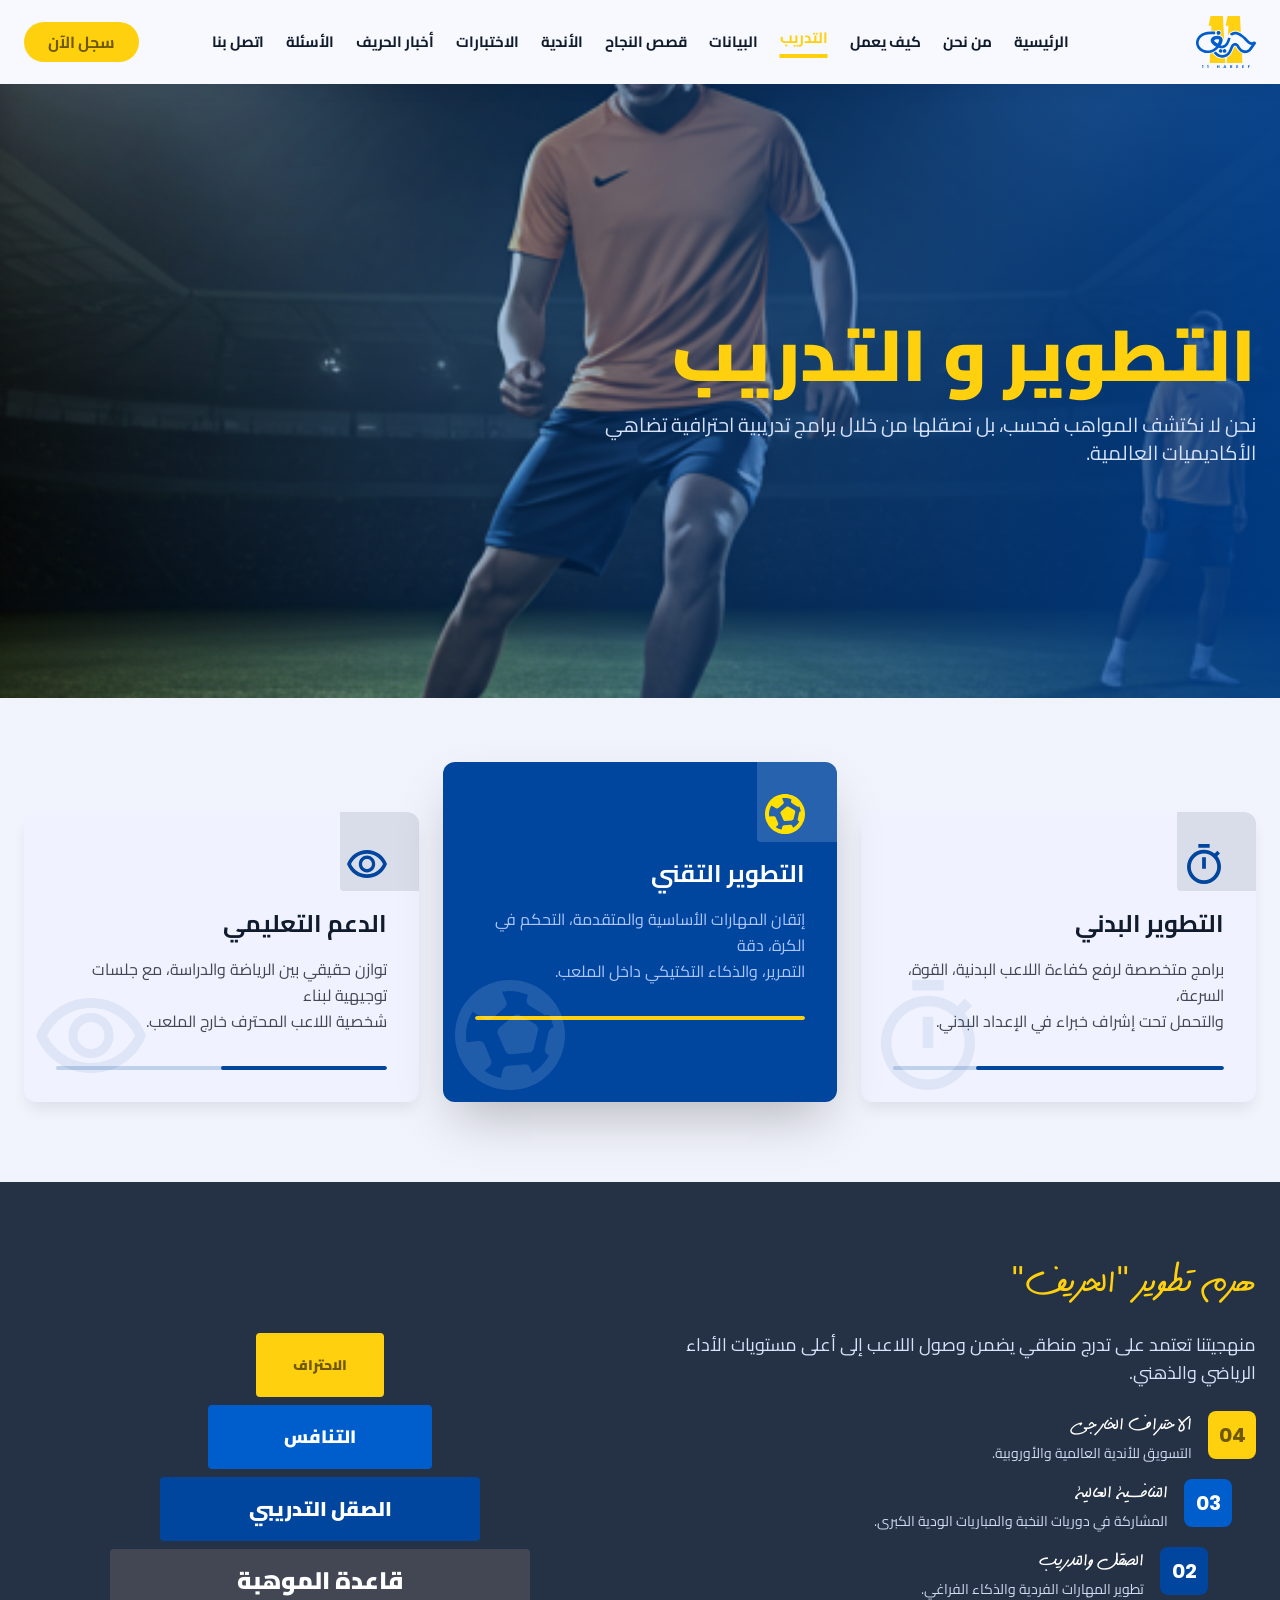
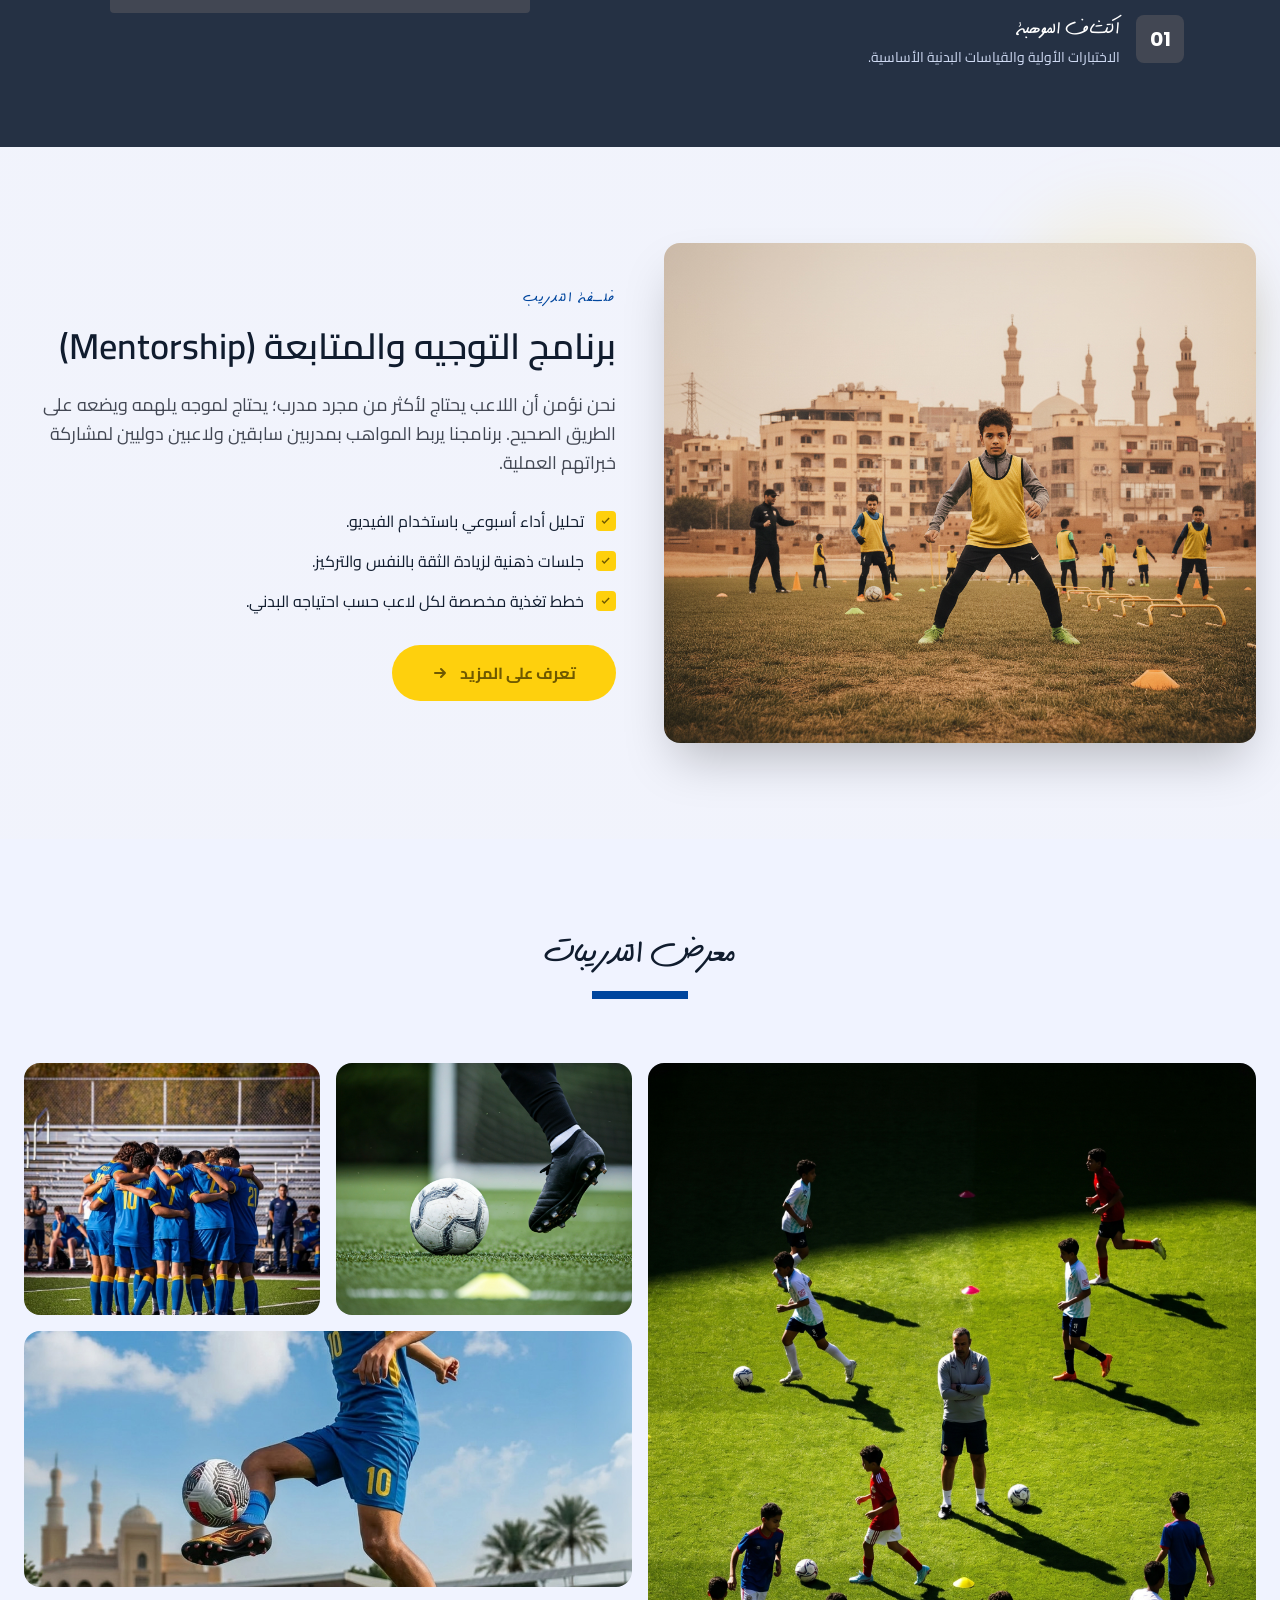
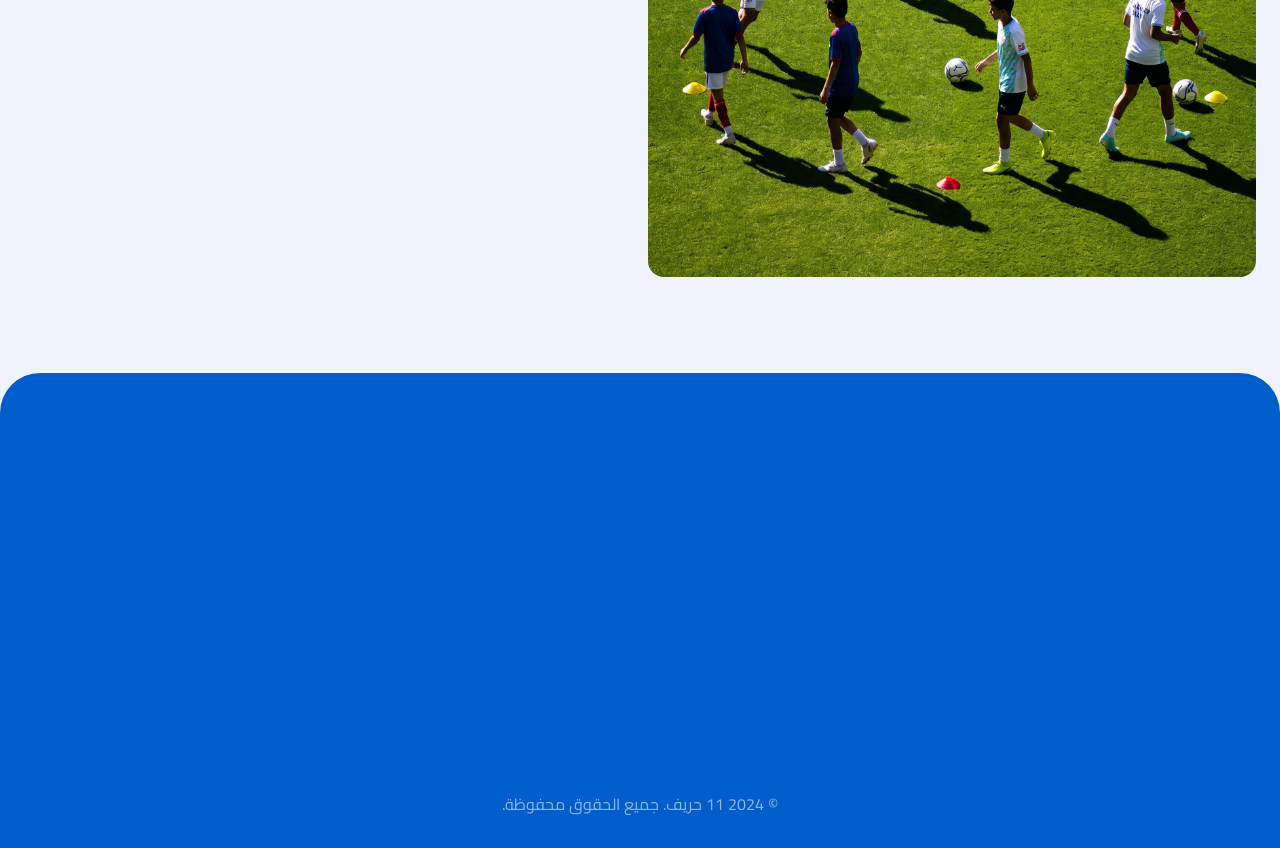
<file: training.html>
<!DOCTYPE html>
<html lang="ar" dir="rtl">
<head>
<meta charset="UTF-8">
<meta name="viewport" content="width=device-width, initial-scale=1.0">
<title>التطوير والتدريب — 11 حريف</title>
<link rel="preconnect" href="https://fonts.googleapis.com">
<link rel="preconnect" href="https://fonts.gstatic.com" crossorigin>
<link href="https://fonts.googleapis.com/css2?family=Cairo:wght@400;500;700;900&family=Poppins:wght@600&display=swap" rel="stylesheet">
<link rel="stylesheet" href="css/motion.css">
<style>
  @font-face{
    font-family:'DastNevis';
    src:url('assets/fonts/DastNevis.woff') format('woff');
    font-weight:400;font-style:normal;font-display:swap;
  }
  :root{
    --blue:#005dcc; --blue-d:#00469e; --red:#f64740;
    --yellow:#fed00d; --yellow-t:#6f5900;
    --ink:#101c2e; --body:#424753; --lite:#f9f9ff; --lite2:#f0f3ff;
    --foot-t:#f0f3ff; --dark:#253144; --muted-blue:#aec6ff; --hero-sub:#d7e3fc;
  }
  *{box-sizing:border-box;margin:0;padding:0}
  html,body{background:var(--lite);font-family:'Cairo',sans-serif;color:var(--ink);width:100%}
  .canvas{width:100%;min-height:100vh;overflow-x:hidden;
    background:linear-gradient(64deg,transparent 0%,transparent 1%,rgba(0,70,158,.03) 1%)}
  p{margin:0}a{text-decoration:none}
  .sr-only{position:absolute;width:1px;height:1px;padding:0;margin:-1px;overflow:hidden;clip:rect(0,0,0,0);white-space:nowrap;border:0}
  .section-inner{width:100%;max-width:1232px;margin-inline:auto;padding-inline:clamp(16px,3vw,24px)}

  /* NAV */
  .nav{position:sticky;top:0;z-index:50;height:84px;
    background:rgba(249,249,255,.9);backdrop-filter:blur(6px);-webkit-backdrop-filter:blur(6px);
    box-shadow:0 10px 15px -3px rgba(16,28,46,.05),0 4px 6px -4px rgba(16,28,46,.05)}
  .nav-inner{position:relative;height:84px;max-width:1280px;margin:0 auto;display:flex;align-items:center;
    justify-content:space-between;padding:0 clamp(16px,3vw,24px)}
  .logo img{height:52px;width:auto;display:block}
  .nav-links{position:absolute;left:50%;top:50%;transform:translate(-50%,-50%);display:flex;align-items:center;gap:22px}
  .nav-links a{font-weight:700;font-size:15px;line-height:24px;color:var(--ink);white-space:nowrap}
  .nav-links a.active{color:var(--yellow);border-bottom:4px solid var(--yellow);padding-bottom:4px}
  .btn-pill{background:var(--yellow);color:var(--yellow-t);font-weight:700;font-size:16px;line-height:24px;
    border-radius:9999px;padding:8px 24px;display:inline-block}

  /* HERO */
  .hero{position:relative;min-height:614px;display:flex;align-items:center;overflow:hidden}
  .hero__bg{position:absolute;inset:0}
  .hero__bg img{width:100%;height:100%;object-fit:cover;display:block}
  .hero__bg::after{content:"";position:absolute;inset:0;background:rgba(255,255,255,.3);mix-blend-mode:saturation}
  .hero__overlay{position:absolute;inset:0;background:linear-gradient(to left,rgba(0,70,158,.8) 0%,rgba(0,70,158,0) 100%)}
  .hero__inner{position:relative;z-index:2;width:100%;max-width:1280px;margin:0 auto;padding:80px clamp(16px,3vw,24px);
    display:flex;flex-direction:column;align-items:flex-start;justify-content:center;gap:16px;min-height:614px}
  .hero__title{color:var(--yellow);font-weight:900;font-size:clamp(40px,6vw,72px);line-height:1.1;text-align:right;max-width:720px}
  .hero__sub{max-width:672px;color:var(--hero-sub);font-size:20px;line-height:28px;text-align:right}

  /* TRACK CARDS */
  .tracks{position:relative;z-index:3;padding:64px clamp(16px,3vw,24px) 80px}
  .tracks__list{display:grid;grid-template-columns:repeat(3,minmax(0,1fr));gap:24px;align-items:end;max-width:1232px;margin:0 auto}
  .track-card{position:relative;padding:32px;border-radius:12px;overflow:hidden;min-height:280px;
    display:flex;flex-direction:column;gap:32px;align-items:flex-start;text-align:right;box-shadow:0 10px 15px -3px rgba(0,0,0,.08)}
  .track-card--lite{background:var(--lite2)}
  .track-card--featured{background:var(--blue-d);box-shadow:0 25px 50px -12px rgba(0,0,0,.25);
    min-height:340px;z-index:2}
  .track-card__watermark{position:absolute;left:12px;bottom:12px;width:110px;height:110px;opacity:.08;pointer-events:none}
  .track-card__watermark img{width:100%;height:100%;object-fit:contain}
  .track-card--featured .track-card__watermark{opacity:.12}
  .track-card--featured .track-card__watermark img{filter:brightness(0) invert(1)}
  .track-card__deco{position:absolute;right:-20px;top:-20px;opacity:.1;pointer-events:none}
  .track-card--featured .track-card__deco{opacity:.15}
  .track-card__deco span{display:block;width:99px;height:99px;background:var(--ink);border-radius:4px}
  .track-card--featured .track-card__deco span{background:#fff;width:100px;height:100px}
  .track-card__body{display:flex;flex-direction:column;gap:16px;align-items:flex-start;width:100%;position:relative;z-index:1}
  .track-card__icon{width:40px;height:40px;display:flex;align-items:center;justify-content:center}
  .track-card__icon img{width:100%;height:auto;max-height:40px;object-fit:contain}
  .track-card--featured .track-card__icon img{filter:brightness(0) saturate(100%) invert(76%) sepia(78%) saturate(600%) hue-rotate(359deg) brightness(103%) contrast(104%)}
  .track-card h3{font-weight:700;font-size:24px;line-height:32px;padding-top:8px;width:100%;text-align:right}
  .track-card--lite h3{color:var(--ink)}
  .track-card--featured h3{color:#fff}
  .track-card p{width:100%;max-width:none;font-size:16px;line-height:26px;text-align:right}
  .track-card--lite p{color:var(--body)}
  .track-card--featured p{color:var(--muted-blue)}
  .track-card__progress{width:100%;height:4px;border-radius:9999px;background:rgba(0,70,158,.2);overflow:hidden}
  .track-card--featured .track-card__progress{background:rgba(255,255,255,.2)}
  .track-card__progress span{display:block;height:100%;border-radius:9999px;background:var(--blue-d)}
  .track-card--featured .track-card__progress span{background:var(--yellow);width:100%}
  .track-card__progress--75 span{width:75%}
  .track-card__progress--50 span{width:50%}

  /* PYRAMID */
  .pyramid-section{background:var(--dark);padding:80px clamp(16px,3vw,24px);overflow:hidden}
  .pyramid__inner{max-width:1232px;margin:0 auto;display:grid;grid-template-columns:1fr 1fr;gap:48px;align-items:center}
  .pyramid__content{display:flex;flex-direction:column;align-items:flex-start;gap:24px;text-align:right}
  .pyramid__content h2{font-family:'DastNevis','Cairo',sans-serif;font-weight:400;font-size:36px;line-height:45px;color:var(--yellow)}
  .pyramid__content>p{color:var(--hero-sub);font-size:18px;line-height:28px;max-width:584px}
  .pyramid__steps{display:flex;flex-direction:column;gap:16px;width:100%;max-width:584px}
  .pyramid__step{display:flex;align-items:flex-start;justify-content:flex-start;gap:16px;direction:rtl;width:100%}
  .pyramid__step-text{flex:1;text-align:right;min-width:0}
  .pyramid__step-text h4{font-family:'DastNevis','Cairo',sans-serif;font-weight:400;font-size:20px;line-height:28px;color:#fff}
  .pyramid__step-text p{font-size:14px;line-height:20px;color:#cfdaf3;margin-top:4px}
  .pyramid__step-num{flex-shrink:0;width:48px;height:48px;border-radius:8px;display:flex;align-items:center;justify-content:center;
    font-family:'Poppins',sans-serif;font-weight:700;font-size:20px;line-height:28px}
  .pyramid__step-num--04{background:var(--yellow);color:var(--yellow-t)}
  .pyramid__step-num--03{background:var(--blue);color:#fff}
  .pyramid__step-num--02{background:var(--blue-d);color:#fff}
  .pyramid__step-num--01{background:var(--body);color:#fff}
  .pyramid__step:nth-child(1){margin-inline-start:0}
  .pyramid__step:nth-child(2){margin-inline-start:24px}
  .pyramid__step:nth-child(3){margin-inline-start:48px}
  .pyramid__step:nth-child(4){margin-inline-start:72px}
  .pyramid__visual{display:flex;flex-direction:column;align-items:center;gap:8px;padding-top:16px}
  .pyramid__level{display:flex;align-items:center;justify-content:center;height:64px;border-radius:4px;
    font-weight:900;color:#fff;text-align:center;padding:0 16px;white-space:nowrap}
  .pyramid__level--1{width:128px;background:var(--yellow);color:var(--yellow-t);font-size:14px;line-height:20px}
  .pyramid__level--2{width:224px;background:var(--blue);font-size:18px;line-height:28px}
  .pyramid__level--3{width:320px;background:var(--blue-d);font-size:20px;line-height:28px}
  .pyramid__level--4{width:min(420px,100%);background:var(--body);font-size:24px;line-height:32px}

  /* MENTORSHIP */
  .mentor{padding:96px clamp(16px,3vw,24px)}
  .mentor__inner{max-width:1232px;margin:0 auto;display:grid;grid-template-columns:1fr 1fr;gap:48px;align-items:center}
  .mentor__visual{position:relative}
  .mentor__glow{position:absolute;width:256px;height:256px;right:0;top:-40px;background:rgba(254,208,13,.1);
    border-radius:9999px;filter:blur(32px);pointer-events:none}
  .mentor__visual img{width:100%;height:500px;object-fit:cover;border-radius:16px;display:block;
    box-shadow:0 25px 50px -12px rgba(0,0,0,.25);position:relative;z-index:1}
  .mentor__content{display:flex;flex-direction:column;align-items:flex-start;gap:16px;text-align:right}
  .mentor__label{font-family:'DastNevis','Cairo',sans-serif;font-weight:400;font-size:16px;line-height:24px;
    letter-spacing:1.6px;text-transform:uppercase;color:var(--blue-d)}
  .mentor__content h2{font-weight:600;font-size:36px;line-height:40px;color:var(--ink)}
  .mentor__content>p{color:var(--body);font-size:18px;line-height:29px;max-width:576px;padding-top:8px}
  .mentor__list{display:flex;flex-direction:column;gap:16px;width:100%;padding-top:16px}
  .mentor__list li{display:flex;align-items:center;justify-content:flex-start;gap:12px;direction:rtl;
    font-size:16px;line-height:24px;color:var(--ink);text-align:right;list-style:none}
  .mentor__list li::before{content:"";flex-shrink:0;width:20px;height:20px;border-radius:4px;
    background:var(--yellow) url("data:image/svg+xml,%3Csvg xmlns='http://www.w3.org/2000/svg' viewBox='0 0 20 20'%3E%3Cpath fill='%236F5900' d='M7.5 14.2 3.8 10.5l1.4-1.4 2.3 2.3 6.3-6.3 1.4 1.4z'/%3E%3C/svg%3E") center/14px no-repeat}
  .mentor__btn{display:inline-flex;align-items:center;gap:12px;margin-top:16px;padding:16px 40px;
    background:var(--yellow);color:var(--yellow-t);border-radius:9999px;font-weight:700;
    font-size:16px;line-height:24px}
  .mentor__btn svg{width:16px;height:16px;stroke:var(--yellow-t);fill:none}

  /* GALLERY */
  .gallery{background:var(--lite2);padding:96px clamp(16px,3vw,24px)}
  .gallery__head{display:flex;flex-direction:column;align-items:center;gap:16px;margin-bottom:64px}
  .gallery__head h2{font-family:'DastNevis','Cairo',sans-serif;font-weight:400;font-size:36px;line-height:40px;color:var(--ink)}
  .gallery__bar{width:96px;height:8px;background:var(--blue-d)}
  .gallery__grid{max-width:1232px;margin:0 auto;display:grid;grid-template-columns:1fr 1fr;gap:16px;align-items:stretch}
  .gallery__grid img{width:100%;height:100%;object-fit:cover;display:block}
  .gallery__item{overflow:hidden;border-radius:16px;min-height:0}
  .gallery__item--hero{grid-column:1;grid-row:1/span 2;min-height:520px}
  .gallery__side{grid-column:2;display:grid;grid-template-columns:1fr 1fr;gap:16px}
  .gallery__side .gallery__item{height:252px}
  .gallery__side .gallery__item--wide{grid-column:1/-1;height:256px}

  /* FOOTER */
  .footer{background:var(--blue);border-top-left-radius:40px;border-top-right-radius:40px;color:#fff;width:100%}
  .footer-top{display:flex;gap:40px;padding:64px clamp(16px,3vw,32px);align-items:flex-start;max-width:1280px;margin:0 auto}
  .fcol{flex:1;display:flex;flex-direction:column;gap:16px}
  .fcol h4{font-weight:900;font-size:20px;line-height:28px;color:#fff;text-align:right}
  .fcol .desc{font-weight:400;font-size:16px;line-height:26px;color:var(--foot-t);text-align:right}
  .fcol ul{list-style:none;display:flex;flex-direction:column;gap:16px;text-align:right}
  .fcol ul li a{font-weight:400;font-size:16px;line-height:24px;color:var(--foot-t)}
  .fcol ul li a:hover{color:#fff}
  .brand-logo{display:flex;justify-content:flex-start;margin-bottom:8px}
  .brand-logo img{width:79px;height:auto;display:block}
  .social{display:flex;gap:16px;justify-content:flex-start;padding-top:8px}
  .social a{width:40px;height:40px;border-radius:9999px;background:var(--yellow);display:flex;align-items:center;justify-content:center}
  .social a img{width:20px;height:20px;display:block}
  .news p{font-weight:400;font-size:16px;line-height:24px;color:var(--foot-t);text-align:right}
  .news .inp{background:rgba(0,70,158,.2);border:1px solid rgba(0,70,158,.5);border-radius:9999px;
    padding:6px 17px;text-align:right;color:#fff;font-size:16px;font-family:inherit;width:100%;outline:none}
  .news .inp::placeholder{color:rgba(255,255,255,.4)}
  .news .sub{background:var(--yellow);color:var(--yellow-t);font-weight:700;font-size:16px;line-height:24px;
    border:none;border-radius:9999px;height:40px;width:100%;margin-top:16px;cursor:pointer}
  .footer-bottom{border-top:1px solid rgba(0,93,204,.2);padding:32px 24px}
  .footer-bottom p{opacity:.6;text-align:center;font-weight:400;font-size:16px;line-height:24px;color:var(--foot-t)}

  @media (max-width:1024px){
    .tracks__list{grid-template-columns:1fr;align-items:stretch}
    .track-card--featured{min-height:280px}
    .pyramid__inner,.mentor__inner{grid-template-columns:1fr}
    .pyramid__visual{order:-1}
    .mentor__visual{order:-1}
    .pyramid__step{margin-inline-start:0!important}
    .gallery__grid{grid-template-columns:1fr}
    .gallery__item--hero{grid-column:1;grid-row:auto;min-height:320px}
    .gallery__side{grid-column:1;grid-template-columns:1fr}
    .gallery__side .gallery__item,.gallery__side .gallery__item--wide{height:220px}
  }
  @media (max-width:768px){
    .nav-links{display:none}
    .tracks{padding-top:48px}
    .footer-top{flex-direction:column}
    .mentor__visual img{height:360px}
    .pyramid__level--4{width:100%}
  }
</style>
</head>
<body>
<div class="canvas">

  <header class="nav fade-in">
    <div class="nav-inner">
      <a href="index.html" class="logo"><img src="assets/logo.svg" alt="11 حريف"></a>
      <nav class="nav-links">
        <a href="index.html">الرئيسية</a>
        <a href="about.html">من نحن</a>
        <a href="how-it-works.html">كيف يعمل</a>
        <a href="training.html" class="active">التدريب</a>
        <a href="data-profiles.html">البيانات</a>
        <a href="success-stories.html">قصص النجاح</a>
        <a href="partner-clubs.html">الأندية</a>
        <a href="tryouts.html">الاختبارات</a>
        <a href="news.html">أخبار الحريف</a>
        <a href="faq.html">الأسئلة</a>
        <a href="contact.html">اتصل بنا</a>
      </nav>
      <a href="register.html" class="btn-pill">سجل الآن</a>
    </div>
  </header>

  <main>
    <!-- HERO -->
    <section class="hero" aria-labelledby="training-heading">
      <div class="hero__bg">
        <img src="assets/training-hero.jpg" alt="">
      </div>
      <div class="hero__overlay" aria-hidden="true"></div>
      <div class="hero__inner">
        <h1 id="training-heading" class="hero__title fade-in">التطوير و التدريب</h1>
        <p class="hero__sub fade-in fade-in-delay-1">نحن لا نكتشف المواهب فحسب، بل نصقلها من خلال برامج تدريبية احترافية تضاهي<br>الأكاديميات العالمية.</p>
      </div>
    </section>

    <!-- TRACKS -->
    <section class="tracks" aria-labelledby="tracks-heading">
      <h2 id="tracks-heading" class="sr-only">مسارات التطوير</h2>
      <div class="tracks__list">

          <article class="track-card track-card--lite">
            <div class="track-card__deco" aria-hidden="true"><span></span></div>
            <div class="track-card__watermark" aria-hidden="true"><img src="assets/Icon5.svg" alt=""></div>
            <div class="track-card__body">
              <div class="track-card__icon"><img src="assets/Icon5.svg" alt="" aria-hidden="true"></div>
              <h3>التطوير البدني</h3>
              <p>برامج متخصصة لرفع كفاءة اللاعب البدنية، القوة، السرعة،<br>والتحمل تحت إشراف خبراء في الإعداد البدني.</p>
            </div>
            <div class="track-card__progress track-card__progress--75" aria-hidden="true"><span></span></div>
          </article>

          <article class="track-card track-card--featured">
            <div class="track-card__deco" aria-hidden="true"><span></span></div>
            <div class="track-card__watermark" aria-hidden="true"><img src="assets/Icon.svg" alt=""></div>
            <div class="track-card__body">
              <div class="track-card__icon"><img src="assets/Icon.svg" alt="" aria-hidden="true"></div>
              <h3>التطوير التقني</h3>
              <p>إتقان المهارات الأساسية والمتقدمة، التحكم في الكرة، دقة<br>التمرير، والذكاء التكتيكي داخل الملعب.</p>
            </div>
            <div class="track-card__progress" aria-hidden="true"><span></span></div>
          </article>

          <article class="track-card track-card--lite">
            <div class="track-card__deco" aria-hidden="true"><span></span></div>
            <div class="track-card__watermark" aria-hidden="true"><img src="assets/Icon7.svg" alt=""></div>
            <div class="track-card__body">
              <div class="track-card__icon"><img src="assets/Icon7.svg" alt="" aria-hidden="true"></div>
              <h3>الدعم التعليمي</h3>
              <p>توازن حقيقي بين الرياضة والدراسة، مع جلسات توجيهية لبناء<br>شخصية اللاعب المحترف خارج الملعب.</p>
            </div>
            <div class="track-card__progress track-card__progress--50" aria-hidden="true"><span></span></div>
          </article>

        </div>
    </section>

    <!-- PYRAMID -->
    <section class="pyramid-section" aria-labelledby="pyramid-heading">
      <div class="pyramid__inner">
        <div class="pyramid__content">
          <h2 id="pyramid-heading">هرم تطوير "الحريف"</h2>
          <p>منهجيتنا تعتمد على تدرج منطقي يضمن وصول اللاعب إلى أعلى مستويات الأداء<br>الرياضي والذهني.</p>
          <div class="pyramid__steps stagger-children">
            <div class="pyramid__step">
              <div class="pyramid__step-num pyramid__step-num--04">04</div>
              <div class="pyramid__step-text">
                <h4>الاحتراف الخارجي</h4>
                <p>التسويق للأندية العالمية والأوروبية.</p>
              </div>
            </div>
            <div class="pyramid__step">
              <div class="pyramid__step-num pyramid__step-num--03">03</div>
              <div class="pyramid__step-text">
                <h4>التنافسية العالية</h4>
                <p>المشاركة في دوريات النخبة والمباريات الودية الكبرى.</p>
              </div>
            </div>
            <div class="pyramid__step">
              <div class="pyramid__step-num pyramid__step-num--02">02</div>
              <div class="pyramid__step-text">
                <h4>الصقل والتدريب</h4>
                <p>تطوير المهارات الفردية والذكاء الفراغي.</p>
              </div>
            </div>
            <div class="pyramid__step">
              <div class="pyramid__step-num pyramid__step-num--01">01</div>
              <div class="pyramid__step-text">
                <h4>اكتشاف الموهبة</h4>
                <p>الاختبارات الأولية والقياسات البدنية الأساسية.</p>
              </div>
            </div>
          </div>
        </div>
        <div class="pyramid__visual" aria-hidden="true">
          <div class="pyramid__level pyramid__level--1">الاحتراف</div>
          <div class="pyramid__level pyramid__level--2">التنافس</div>
          <div class="pyramid__level pyramid__level--3">الصقل التدريبي</div>
          <div class="pyramid__level pyramid__level--4">قاعدة الموهبة</div>
        </div>
      </div>
    </section>

    <!-- MENTORSHIP -->
    <section class="mentor reveal" aria-labelledby="mentor-heading">
      <div class="mentor__inner">
        <div class="mentor__visual">
          <div class="mentor__glow" aria-hidden="true"></div>
          <img src="assets/training-mentor.jpg" alt="جلسة توجيه مع مدرب">
        </div>
        <div class="mentor__content">
          <span class="mentor__label">فلسفة التدريب</span>
          <h2 id="mentor-heading">برنامج التوجيه والمتابعة (Mentorship)</h2>
          <p>نحن نؤمن أن اللاعب يحتاج لأكثر من مجرد مدرب؛ يحتاج لموجه يلهمه ويضعه على<br>الطريق الصحيح. برنامجنا يربط المواهب بمدربين سابقين ولاعبين دوليين لمشاركة<br>خبراتهم العملية.</p>
          <ul class="mentor__list">
            <li>تحليل أداء أسبوعي باستخدام الفيديو.</li>
            <li>جلسات ذهنية لزيادة الثقة بالنفس والتركيز.</li>
            <li>خطط تغذية مخصصة لكل لاعب حسب احتياجه البدني.</li>
          </ul>
          <a href="contact.html" class="mentor__btn">
            تعرف على المزيد
            <svg viewBox="0 0 16 16" aria-hidden="true"><path d="M3 8h10M9 4l4 4-4 4" fill="none" stroke="currentColor" stroke-width="2" stroke-linecap="round" stroke-linejoin="round"/></svg>
          </a>
        </div>
      </div>
    </section>

    <!-- GALLERY -->
    <section class="gallery" aria-labelledby="gallery-heading">
      <div class="gallery__head">
        <h2 id="gallery-heading">معرض التدريبات</h2>
        <div class="gallery__bar" aria-hidden="true"></div>
      </div>
      <div class="gallery__grid stagger-children">
        <div class="gallery__item gallery__item--hero">
          <img src="assets/training-gallery-1.jpg" alt="تدريب الفريق">
        </div>
        <div class="gallery__side">
          <div class="gallery__item">
            <img src="assets/training-gallery-2.jpg" alt="تمرينات الأداء">
          </div>
          <div class="gallery__item">
            <img src="assets/training-gallery-3.jpg" alt="تمرينات جماعية">
          </div>
          <div class="gallery__item gallery__item--wide">
            <img src="assets/training-gallery-4.jpg" alt="الملعب">
          </div>
        </div>
      </div>
    </section>
  </main>

  <footer class="footer">
    <div class="footer-top stagger-children">
      <div class="fcol">
        <div class="brand-logo"><img src="assets/logotransparent.svg" alt="11 حريف"></div>
        <p class="desc">المستقبل يبدأ من هنا. منصتكم الأولى<br>للوصول إلى القمة في عالم كرة القدم<br>المصرية والعالمية.</p>
        <div class="social">
          <a href="#" aria-label="إنستغرام"><img src="assets/social-ig.svg" alt=""></a>
          <a href="#" aria-label="تويتر"><img src="assets/social-tw.svg" alt=""></a>
        </div>
      </div>
      <div class="fcol">
        <h4>روابط سريعة</h4>
        <ul>
          <li><a href="about.html">من نحن</a></li>
          <li><a href="how-it-works.html">رحلة اللاعب</a></li>
          <li><a href="training.html">التدريب</a></li>
          <li><a href="tryouts.html">مواقع الاختبارات</a></li>
          <li><a href="success-stories.html">قصص النجاح</a></li>
        </ul>
      </div>
      <div class="fcol">
        <h4>الدعم والخصوصية</h4>
        <ul>
          <li><a href="#">سياسة الخصوصية</a></li>
          <li><a href="#">الشروط والأحكام</a></li>
          <li><a href="#">خريطة الموقع</a></li>
          <li><a href="faq.html">الأسئلة الشائعة</a></li>
        </ul>
      </div>
      <div class="fcol news">
        <h4>النشرة الإخبارية</h4>
        <p>اشترك لتصلك مواعيد الاختبارات الجديدة.</p>
        <form onsubmit="return false">
          <input class="inp" type="email" placeholder="بريدك الإلكتروني" aria-label="بريدك الإلكتروني">
          <button class="sub" type="submit">اشترك</button>
        </form>
      </div>
    </div>
    <div class="footer-bottom">
      <p>© 2024 11 حريف. جميع الحقوق محفوظة.</p>
    </div>
  </footer>

</div>
<script type="module" src="js/animations.js"></script>
</body>
</html>
</file>
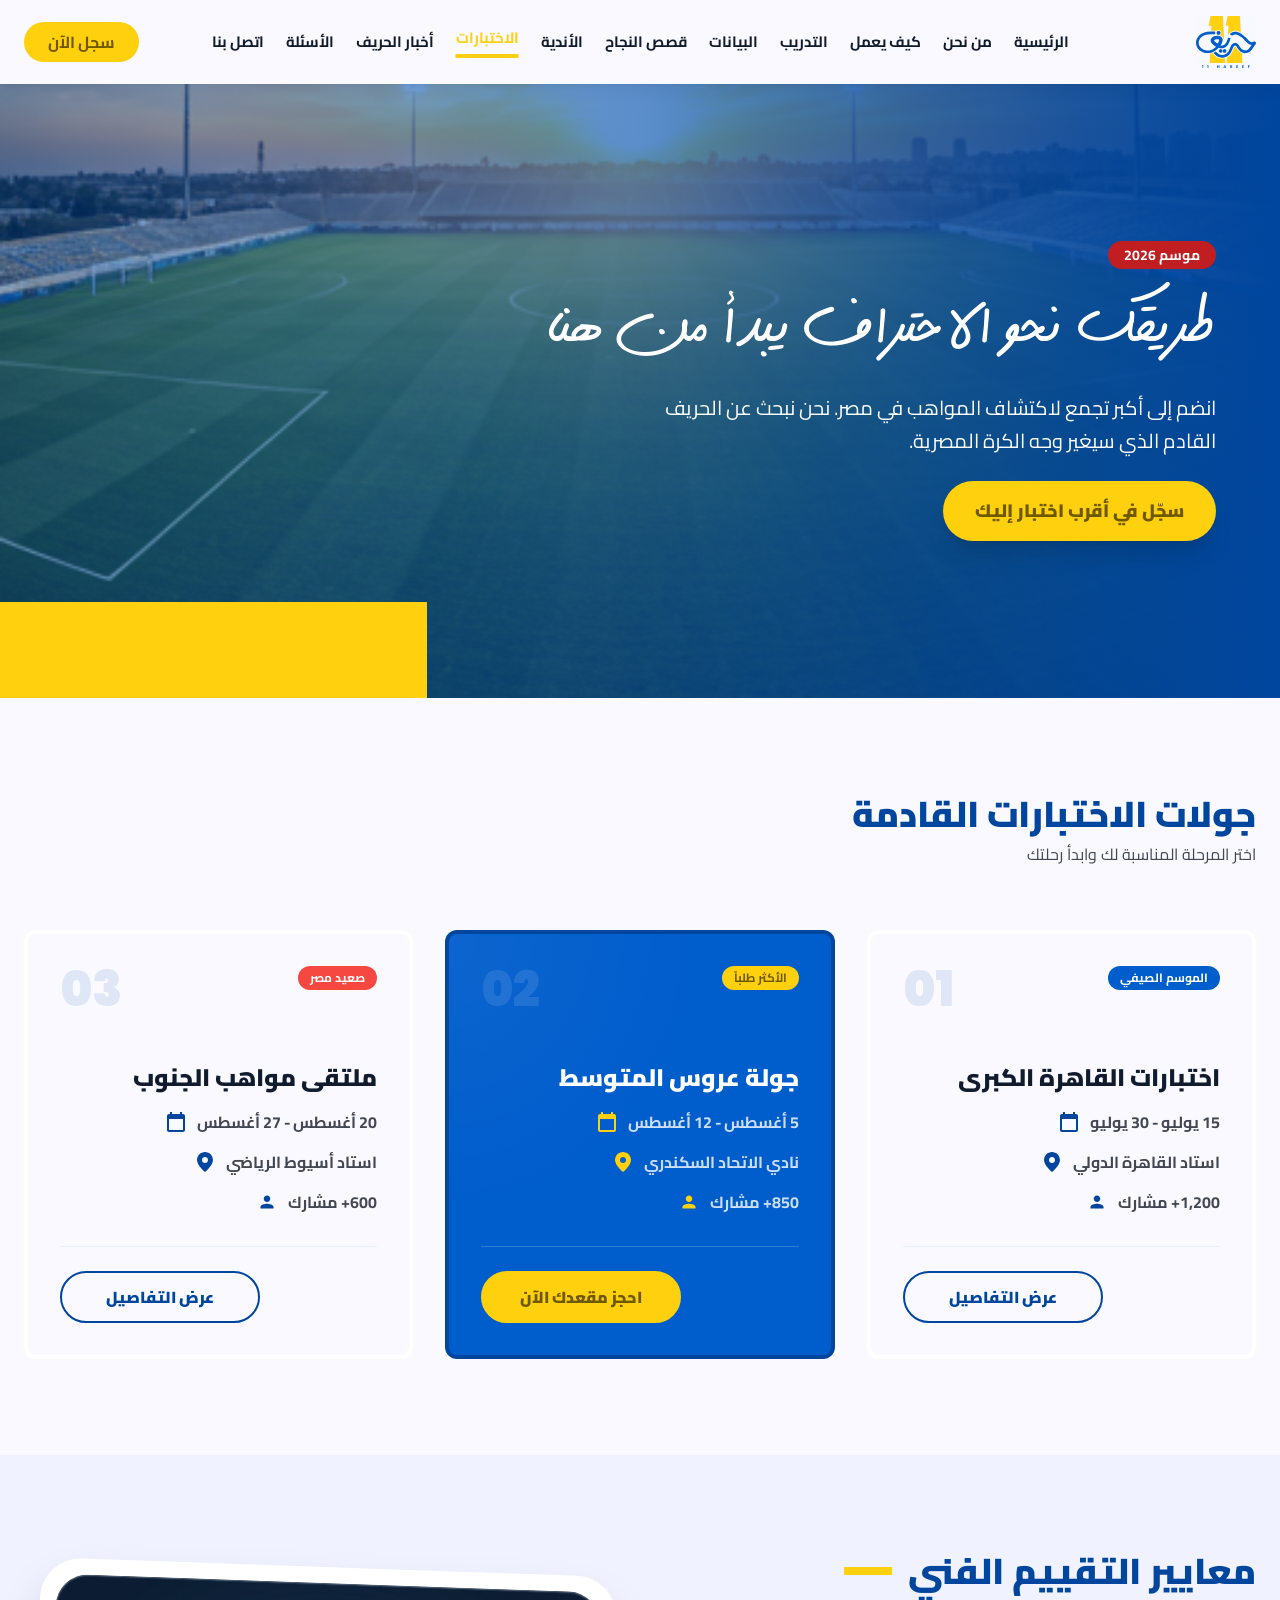
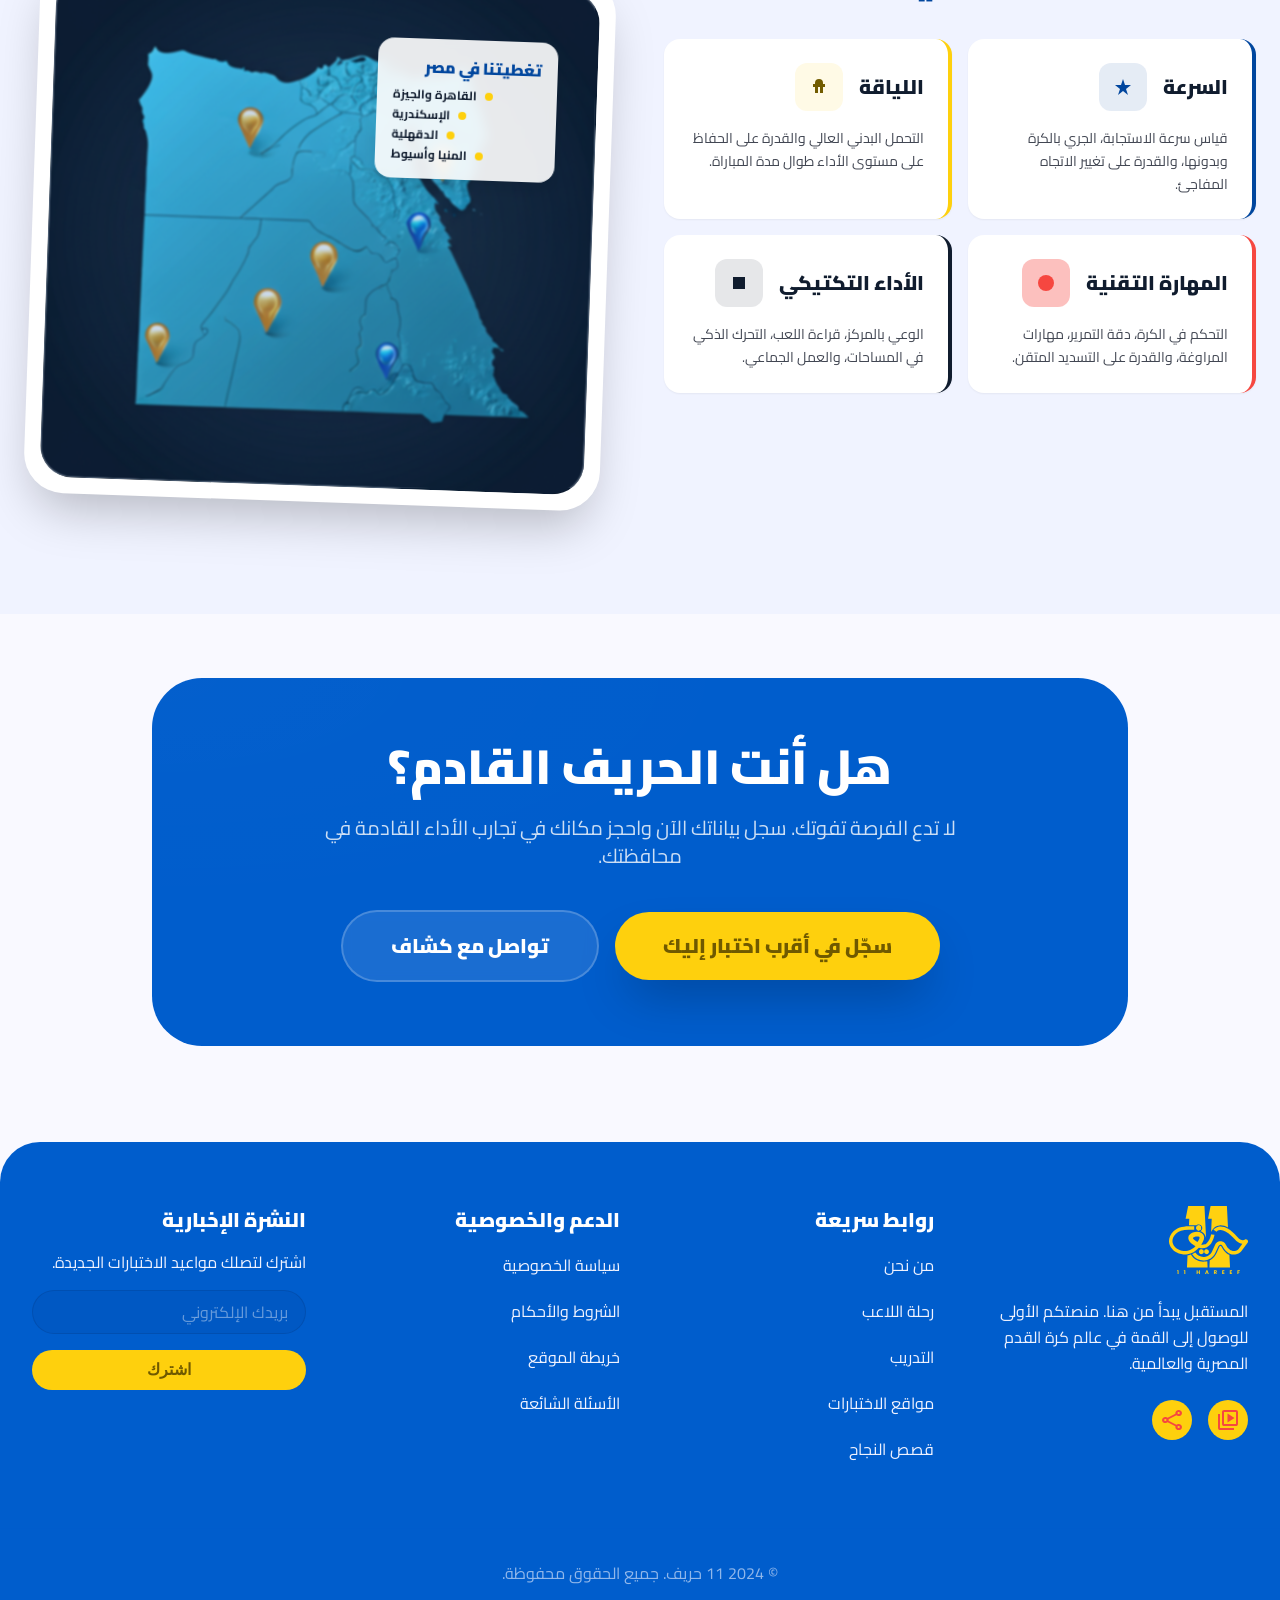
<file: tryouts.html>
<!DOCTYPE html>
<html lang="ar" dir="rtl">
<head>
<meta charset="UTF-8">
<meta name="viewport" content="width=device-width, initial-scale=1.0">
<title>الاختبارات — 11 حريف</title>
<link rel="preconnect" href="https://fonts.googleapis.com">
<link rel="preconnect" href="https://fonts.gstatic.com" crossorigin>
<link href="https://fonts.googleapis.com/css2?family=Cairo:wght@400;500;700;900&family=Poppins:wght@600&display=swap" rel="stylesheet">
<link rel="stylesheet" href="css/motion.css">
<style>
  @font-face{
    font-family:'DastNevis';
    src:url('assets/fonts/DastNevis.woff') format('woff');
    font-weight:400;font-style:normal;font-display:swap;
  }
  :root{
    --blue:#005dcc; --blue-d:#00469e; --red:#f64740; --red-d:#c01e20;
    --yellow:#fed00d; --yellow-t:#6f5900; --yellow-d:#725c00;
    --ink:#101c2e; --body:#424753; --lite:#f9f9ff; --lite2:#f0f3ff;
    --foot-t:#f0f3ff; --border:#e7eeff;
  }
  *{box-sizing:border-box;margin:0;padding:0}
  html,body{background:var(--lite);font-family:'Cairo',sans-serif;color:var(--ink);width:100%}
  .canvas{width:100%;min-height:100vh;position:relative;background:var(--lite);overflow-x:hidden}
  p{margin:0}
  a{text-decoration:none}

  .nav-inner,.section-inner,.footer-top{
    width:100%;max-width:1280px;margin-inline:auto;
  }

  /* NAV */
  .nav{position:sticky;top:0;z-index:50;height:84px;
    background:rgba(249,249,255,.9);backdrop-filter:blur(6px);-webkit-backdrop-filter:blur(6px);
    box-shadow:0 10px 15px -3px rgba(16,28,46,.05),0 4px 6px -4px rgba(16,28,46,.05)}
  .nav-inner{position:relative;height:84px;display:flex;align-items:center;justify-content:space-between;padding:0 clamp(16px,3vw,24px)}
  .logo img{height:52px;width:auto;display:block}
  .nav-links{position:absolute;left:50%;top:50%;transform:translate(-50%,-50%);display:flex;align-items:center;gap:22px}
  .nav-links a{font-weight:700;font-size:15px;line-height:24px;color:var(--ink);white-space:nowrap}
  .nav-links a.active{color:var(--yellow);border-bottom:4px solid var(--yellow);padding-bottom:4px}
  .btn-pill{background:var(--yellow);color:var(--yellow-t);font-weight:700;font-size:16px;line-height:24px;
    border-radius:9999px;padding:8px 24px;display:inline-block}

  /* HERO */
  .hero{position:relative;height:614px;background:var(--blue);overflow:hidden;display:flex;align-items:center;justify-content:center}
  .hero__bg{position:absolute;inset:0}
  .hero__bg img{width:100%;height:100%;object-fit:cover;opacity:.6}
  .hero__overlay{position:absolute;inset:0;background:linear-gradient(270deg,var(--blue-d) 0%,rgba(0,70,158,.4) 50%,rgba(0,70,158,0) 100%)}
  .hero__stripe{position:absolute;left:0;bottom:0;width:min(427px,40vw);height:96px;background:var(--yellow);z-index:1}
  .hero__inner{position:relative;z-index:2;width:100%;max-width:1280px;padding:0 clamp(24px,5vw,80px);
    display:flex;justify-content:flex-start}
  .hero__content{max-width:672px;display:flex;flex-direction:column;align-items:flex-start;gap:24px;text-align:right}
  .hero__badge{background:var(--red-d);color:#fff;font-weight:700;font-size:14px;line-height:20px;
    padding:4px 16px;border-radius:9999px}
  .hero__title{
    font-family:'DastNevis','Cairo',sans-serif;
    color:#fff;font-weight:400;font-size:clamp(36px,5vw,60px);line-height:75px;
    width:100%;text-align:right;
  }
  .hero__sub{color:#fff;font-size:20px;line-height:32.5px;opacity:.9;max-width:560px;width:100%;text-align:right}
  .hero__cta{align-self:flex-start;display:inline-block;background:var(--yellow);color:var(--yellow-t);font-weight:900;font-size:18px;
    line-height:28px;padding:16px 32px;border-radius:9999px;box-shadow:0 20px 25px -5px rgba(0,0,0,.1),0 8px 10px -6px rgba(0,0,0,.1)}

  /* TRYOUTS */
  .tryouts{padding:96px clamp(16px,3vw,24px)}
  .tryouts-head{display:flex;flex-direction:column;align-items:flex-start;gap:8px;margin-bottom:64px}
  .tryouts-head h2{font-weight:900;font-size:36px;line-height:40px;color:var(--blue-d);text-align:right;width:100%}
  .tryouts-head p{font-size:16px;line-height:24px;color:var(--body);text-align:right;width:100%}
  .tryout-grid{display:grid;grid-template-columns:repeat(3,minmax(0,1fr));gap:32px;align-items:stretch}

  .tryout-card{border-radius:12px;padding:4px;background:#fff;overflow:hidden}
  .tryout-card__inner{background:var(--lite);border-radius:8px;padding:32px;min-height:421px;
    display:flex;flex-direction:column;text-align:right;align-items:stretch}
  .tryout-card__top{display:flex;justify-content:space-between;align-items:flex-start;margin-bottom:48px;direction:rtl}
  .tryout-card__num{font-family:'Poppins',sans-serif;font-weight:900;font-size:48px;line-height:48px;color:rgba(0,70,158,.1)}
  .tryout-card__badge{font-size:12px;font-weight:700;line-height:16px;padding:4px 12px;border-radius:9999px;white-space:nowrap}
  .tryout-card__badge--blue{background:var(--blue);color:#fff}
  .tryout-card__badge--yellow{background:var(--yellow);color:var(--yellow-t)}
  .tryout-card__badge--red{background:var(--red);color:#fff}
  .tryout-card h3{font-weight:900;font-size:24px;line-height:32px;color:var(--ink);text-align:right;margin-bottom:16px}
  .tryout-card__details{display:flex;flex-direction:column;gap:16px;margin-bottom:32px;flex:1}
  .tryout-card__detail{display:flex;align-items:center;justify-content:flex-start;gap:12px;direction:rtl;
    font-weight:700;font-size:16px;line-height:24px;color:var(--body);text-align:right}
  .tryout-card__detail svg{flex-shrink:0;width:18px;height:20px;color:var(--blue-d)}
  .tryout-card__footer{padding-top:24px;border-top:1px solid var(--border);margin-top:auto;display:flex;justify-content:flex-end}
  .tryout-card__btn{display:inline-block;width:auto;min-width:200px;text-align:center;padding:12px 24px;border-radius:9999px;
    font-weight:900;font-size:16px;line-height:24px;border:2px solid var(--blue-d);color:var(--blue-d);background:transparent}
  .tryout-card__btn--fill{background:var(--yellow);color:var(--yellow-t);border-color:var(--yellow)}

  .tryout-card--featured{background:var(--blue-d);padding:4px}
  .tryout-card--featured .tryout-card__inner{
    background:radial-gradient(ellipse 130% 130% at 0% 0%,rgba(255,255,255,.05) 0%,transparent 50%),var(--blue)}
  .tryout-card--featured h3{color:#fff}
  .tryout-card--featured .tryout-card__num{color:rgba(255,255,255,.1)}
  .tryout-card--featured .tryout-card__detail{color:rgba(255,255,255,.8)}
  .tryout-card--featured .tryout-card__detail svg{color:var(--yellow)}
  .tryout-card--featured .tryout-card__footer{border-color:rgba(255,255,255,.2)}

  /* CRITERIA + MAP */
  .criteria-map{background:var(--lite2);padding:96px clamp(16px,3vw,24px);overflow:hidden}
  .criteria-map__grid{display:grid;grid-template-columns:1fr 1fr;gap:48px;align-items:start}
  .criteria-head{display:flex;align-items:center;justify-content:flex-start;gap:16px;margin-bottom:48px}
  .criteria-head h2{font-weight:900;font-size:36px;line-height:40px;color:var(--blue-d);text-align:right}
  .criteria-head .bar{width:48px;height:8px;background:var(--yellow);flex-shrink:0}
  .criteria-list{display:grid;grid-template-columns:repeat(2,minmax(0,1fr));gap:16px}
  .crit-card{background:#fff;border-radius:16px;padding:24px;box-shadow:0 1px 2px rgba(0,0,0,.05);
    display:flex;flex-direction:column;gap:16px;text-align:right;border-right:4px solid var(--blue-d);margin-bottom:0}
  .crit-card--yellow{border-right-color:var(--yellow)}
  .crit-card--red{border-right-color:var(--red)}
  .crit-card--ink{border-right-color:var(--ink)}
  .crit-card__head{display:flex;align-items:center;justify-content:flex-start;gap:16px;direction:rtl}
  .crit-card__icon{width:48px;height:48px;border-radius:12px;display:flex;align-items:center;justify-content:center;flex-shrink:0}
  .crit-card__icon--blue{background:rgba(0,70,158,.1);color:var(--blue-d)}
  .crit-card__icon--yellow{background:rgba(254,208,13,.1);color:var(--yellow-d)}
  .crit-card__icon--red{background:rgba(246,71,64,.34);color:var(--red)}
  .crit-card__icon--ink{background:rgba(16,28,46,.1);color:var(--ink)}
  .crit-card h3{font-weight:900;font-size:20px;line-height:28px;color:var(--ink)}
  .crit-card p{font-size:14px;line-height:22.75px;color:var(--body)}

  .map-frame{display:flex;justify-content:center;padding:16px 0}
  .map-frame__card{transform:rotate(2deg);background:#fff;border-radius:40px;padding:16px;
    box-shadow:0 25px 50px -12px rgba(0,0,0,.25);width:100%;max-width:576px}
  .map-frame__inner{position:relative;border-radius:32px;overflow:hidden;background:#e7eeff;aspect-ratio:561/519}
  .map-frame__inner img{width:100%;height:100%;object-fit:cover;display:block}
  .map-frame__overlay{position:absolute;inset:0;background:rgba(0,70,158,.2);backdrop-filter:blur(1px);pointer-events:none}
  .map-popup{position:absolute;top:52px;right:40px;left:auto;background:rgba(255,255,255,.9);backdrop-filter:blur(6px);
    border-radius:16px;padding:16px;box-shadow:0 10px 15px -3px rgba(0,0,0,.1);min-width:180px}
  .map-popup h4{font-weight:900;font-size:16px;line-height:24px;color:var(--blue-d);text-align:right;margin-bottom:8px}
  .map-popup ul{list-style:none;display:flex;flex-direction:column;gap:4px}
  .map-popup li{display:flex;align-items:center;justify-content:flex-end;gap:8px;font-weight:700;font-size:12px;line-height:16px;color:var(--ink)}
  .map-popup li::before{content:"";width:8px;height:8px;border-radius:50%;background:var(--yellow);flex-shrink:0}

  /* CTA */
  .cta-wrap{padding:64px clamp(16px,6vw,152px) 96px;background:var(--lite)}
  .cta-inner{background:var(--blue);border-radius:50px;padding:64px;position:relative;overflow:hidden;
    text-align:center;max-width:976px;margin-inline:auto}
  .cta-inner::before{content:"";position:absolute;inset:0;opacity:.3;
    background:radial-gradient(ellipse 130% 130% at 0% 0%,rgba(255,255,255,.05) 0%,transparent 50%);pointer-events:none}
  .cta-inner h2{position:relative;color:#fff;font-weight:900;font-size:clamp(32px,4vw,48px);line-height:1;margin-bottom:24px}
  .cta-inner>p{position:relative;color:#fff;font-size:20px;line-height:28px;opacity:.8;max-width:672px;margin:0 auto 40px}
  .cta-actions{position:relative;display:flex;justify-content:center;align-items:center;gap:16px;flex-wrap:wrap}
  .cta-btn{display:inline-block;padding:20px 48px;border-radius:9999px;font-weight:900;font-size:20px;line-height:28px}
  .cta-btn--primary{background:var(--yellow);color:var(--yellow-t);box-shadow:0 25px 50px -12px rgba(0,0,0,.25)}
  .cta-btn--ghost{background:rgba(255,255,255,.1);color:#fff;border:2px solid rgba(255,255,255,.2);backdrop-filter:blur(6px)}

  /* FOOTER */
  .footer{background:var(--blue);border-top-left-radius:40px;border-top-right-radius:40px;color:#fff;width:100%}
  .footer-top{display:flex;gap:40px;padding:64px clamp(16px,3vw,32px);align-items:flex-start}
  .fcol{flex:1;display:flex;flex-direction:column;gap:16px}
  .fcol h4{font-weight:900;font-size:20px;line-height:28px;color:#fff;text-align:right}
  .fcol .desc{font-weight:400;font-size:16px;line-height:26px;color:var(--foot-t);text-align:right}
  .fcol ul{list-style:none;display:flex;flex-direction:column;gap:16px;text-align:right}
  .fcol ul li a{font-weight:400;font-size:16px;line-height:24px;color:var(--foot-t)}
  .fcol ul li a:hover{color:#fff}
  .brand-logo{display:flex;justify-content:flex-start;margin-bottom:8px}
  .brand-logo img{width:79px;height:auto;display:block}
  .social{display:flex;gap:16px;justify-content:flex-start;padding-top:8px}
  .social a{width:40px;height:40px;border-radius:9999px;background:var(--yellow);display:flex;align-items:center;justify-content:center}
  .social a img{width:20px;height:20px;display:block}
  .news p{font-weight:400;font-size:16px;line-height:24px;color:var(--foot-t);text-align:right}
  .news .inp{background:rgba(0,70,158,.2);border:1px solid rgba(0,70,158,.5);border-radius:9999px;
    padding:6px 17px;text-align:right;color:#fff;font-size:16px;font-family:inherit;width:100%;outline:none}
  .news .inp::placeholder{color:rgba(255,255,255,.4)}
  .news .sub{background:var(--yellow);color:var(--yellow-t);font-weight:700;font-size:16px;line-height:24px;
    border:none;border-radius:9999px;height:40px;width:100%;margin-top:16px;cursor:pointer}
  .footer-bottom{border-top:1px solid rgba(0,93,204,.2);padding:32px 24px}
  .footer-bottom p{opacity:.6;text-align:center;font-weight:400;font-size:16px;line-height:24px;color:var(--foot-t)}

  @media (max-width:1024px){
    .tryout-grid{grid-template-columns:1fr}
    .criteria-map__grid{grid-template-columns:1fr}
    .criteria-list{grid-template-columns:1fr}
    .map-frame__card{max-width:100%}
    .hero__stripe{height:64px}
  }
  @media (max-width:768px){
    .nav-links{display:none}
    .hero{height:auto;min-height:480px;padding:80px 0 120px}
    .hero__stripe{width:60vw;height:48px}
    .cta-inner{border-radius:28px;padding:40px 24px}
    .cta-actions{flex-direction:column}
    .cta-btn{width:100%;text-align:center}
    .footer-top{flex-direction:column}
  }
</style>
</head>
<body>
<div class="canvas">

  <header class="nav fade-in">
    <div class="nav-inner">
      <a href="index.html" class="logo"><img src="assets/logo.svg" alt="11 حريف"></a>
      <nav class="nav-links">
        <a href="index.html">الرئيسية</a>
        <a href="about.html">من نحن</a>
        <a href="how-it-works.html">كيف يعمل</a>
        <a href="training.html">التدريب</a>
        <a href="data-profiles.html">البيانات</a>
        <a href="success-stories.html">قصص النجاح</a>
        <a href="partner-clubs.html">الأندية</a>
        <a href="tryouts.html" class="active">الاختبارات</a>
        <a href="news.html">أخبار الحريف</a>
        <a href="faq.html">الأسئلة</a>
        <a href="contact.html">اتصل بنا</a>
      </nav>
      <a href="register.html" class="btn-pill">سجل الآن</a>
    </div>
  </header>

  <main>
    <!-- HERO -->
    <section class="hero" aria-labelledby="tryouts-heading">
      <div class="hero__bg">
        <img src="assets/tryouts-hero.jpg" alt="">
      </div>
      <div class="hero__overlay" aria-hidden="true"></div>
      <div class="hero__stripe" aria-hidden="true"></div>
      <div class="hero__inner">
        <div class="hero__content">
          <span class="hero__badge fade-in">موسم 2026</span>
          <h1 id="tryouts-heading" class="hero__title fade-in fade-in-delay-1">طريقك نحو الاحتراف يبدأ من هنا</h1>
          <p class="hero__sub fade-in fade-in-delay-2">انضم إلى أكبر تجمع لاكتشاف المواهب في مصر. نحن نبحث عن الحريف القادم الذي سيغير وجه الكرة المصرية.</p>
          <a href="register.html" class="hero__cta fade-in fade-in-delay-3 hover-glow">سجّل في أقرب اختبار إليك</a>
        </div>
      </div>
    </section>

    <!-- TRYOUTS -->
    <section class="tryouts" aria-labelledby="tryout-list-heading">
      <div class="section-inner">
        <div class="tryouts-head">
          <h2 id="tryout-list-heading">جولات الاختبارات القادمة</h2>
          <p>اختر المرحلة المناسبة لك وابدأ رحلتك</p>
        </div>
        <div class="tryout-grid stagger-children">

          <article class="tryout-card">
            <div class="tryout-card__inner">
              <div class="tryout-card__top">
                <span class="tryout-card__badge tryout-card__badge--blue">الموسم الصيفي</span>
                <span class="tryout-card__num">01</span>
              </div>
              <h3>اختبارات القاهرة الكبرى</h3>
              <div class="tryout-card__details">
                <div class="tryout-card__detail">
                  <span>15 يوليو - 30 يوليو</span>
                  <svg viewBox="0 0 18 20" fill="currentColor" aria-hidden="true"><path d="M16 2h-1V0h-2v2H5V0H3v2H2C.9 2 0 2.9 0 4v14c0 1.1.9 2 2 2h14c1.1 0 2-.9 2-2V4c0-1.1-.9-2-2-2zm0 16H2V7h14v11z"/></svg>
                </div>
                <div class="tryout-card__detail">
                  <span>استاد القاهرة الدولي</span>
                  <svg viewBox="0 0 16 20" fill="currentColor" aria-hidden="true"><path d="M8 0C3.6 0 0 3.6 0 8c0 5.4 8 12 8 12s8-6.6 8-12c0-4.4-3.6-8-8-8zm0 11c-1.7 0-3-1.3-3-3s1.3-3 3-3 3 1.3 3 3-1.3 3-3 3z"/></svg>
                </div>
                <div class="tryout-card__detail">
                  <span>1,200+ مشارك</span>
                  <svg viewBox="0 0 22 16" fill="currentColor" aria-hidden="true"><path d="M11 8c2.2 0 4-1.8 4-4S13.2 0 11 0 7 1.8 7 4s1.8 4 4 4zm0 2c-2.7 0-8 1.3-8 4v2h16v-2c0-2.7-5.3-4-8-4z"/></svg>
                </div>
              </div>
              <div class="tryout-card__footer">
                <a href="register.html" class="tryout-card__btn">عرض التفاصيل</a>
              </div>
            </div>
          </article>

          <article class="tryout-card tryout-card--featured">
            <div class="tryout-card__inner">
              <div class="tryout-card__top">
                <span class="tryout-card__badge tryout-card__badge--yellow">الأكثر طلباً</span>
                <span class="tryout-card__num">02</span>
              </div>
              <h3>جولة عروس المتوسط</h3>
              <div class="tryout-card__details">
                <div class="tryout-card__detail">
                  <span>5 أغسطس - 12 أغسطس</span>
                  <svg viewBox="0 0 18 20" fill="currentColor" aria-hidden="true"><path d="M16 2h-1V0h-2v2H5V0H3v2H2C.9 2 0 2.9 0 4v14c0 1.1.9 2 2 2h14c1.1 0 2-.9 2-2V4c0-1.1-.9-2-2-2zm0 16H2V7h14v11z"/></svg>
                </div>
                <div class="tryout-card__detail">
                  <span>نادي الاتحاد السكندري</span>
                  <svg viewBox="0 0 16 20" fill="currentColor" aria-hidden="true"><path d="M8 0C3.6 0 0 3.6 0 8c0 5.4 8 12 8 12s8-6.6 8-12c0-4.4-3.6-8-8-8zm0 11c-1.7 0-3-1.3-3-3s1.3-3 3-3 3 1.3 3 3-1.3 3-3 3z"/></svg>
                </div>
                <div class="tryout-card__detail">
                  <span>850+ مشارك</span>
                  <svg viewBox="0 0 22 16" fill="currentColor" aria-hidden="true"><path d="M11 8c2.2 0 4-1.8 4-4S13.2 0 11 0 7 1.8 7 4s1.8 4 4 4zm0 2c-2.7 0-8 1.3-8 4v2h16v-2c0-2.7-5.3-4-8-4z"/></svg>
                </div>
              </div>
              <div class="tryout-card__footer">
                <a href="register.html" class="tryout-card__btn tryout-card__btn--fill">احجز مقعدك الآن</a>
              </div>
            </div>
          </article>

          <article class="tryout-card">
            <div class="tryout-card__inner">
              <div class="tryout-card__top">
                <span class="tryout-card__badge tryout-card__badge--red">صعيد مصر</span>
                <span class="tryout-card__num">03</span>
              </div>
              <h3>ملتقى مواهب الجنوب</h3>
              <div class="tryout-card__details">
                <div class="tryout-card__detail">
                  <span>20 أغسطس - 27 أغسطس</span>
                  <svg viewBox="0 0 18 20" fill="currentColor" aria-hidden="true"><path d="M16 2h-1V0h-2v2H5V0H3v2H2C.9 2 0 2.9 0 4v14c0 1.1.9 2 2 2h14c1.1 0 2-.9 2-2V4c0-1.1-.9-2-2-2zm0 16H2V7h14v11z"/></svg>
                </div>
                <div class="tryout-card__detail">
                  <span>استاد أسيوط الرياضي</span>
                  <svg viewBox="0 0 16 20" fill="currentColor" aria-hidden="true"><path d="M8 0C3.6 0 0 3.6 0 8c0 5.4 8 12 8 12s8-6.6 8-12c0-4.4-3.6-8-8-8zm0 11c-1.7 0-3-1.3-3-3s1.3-3 3-3 3 1.3 3 3-1.3 3-3 3z"/></svg>
                </div>
                <div class="tryout-card__detail">
                  <span>600+ مشارك</span>
                  <svg viewBox="0 0 22 16" fill="currentColor" aria-hidden="true"><path d="M11 8c2.2 0 4-1.8 4-4S13.2 0 11 0 7 1.8 7 4s1.8 4 4 4zm0 2c-2.7 0-8 1.3-8 4v2h16v-2c0-2.7-5.3-4-8-4z"/></svg>
                </div>
              </div>
              <div class="tryout-card__footer">
                <a href="register.html" class="tryout-card__btn">عرض التفاصيل</a>
              </div>
            </div>
          </article>

        </div>
      </div>
    </section>

    <!-- CRITERIA + MAP -->
    <section class="criteria-map" aria-labelledby="criteria-heading">
      <div class="section-inner criteria-map__grid">
        <div>
          <div class="criteria-head">
            <h2 id="criteria-heading">معايير التقييم الفني</h2>
            <span class="bar" aria-hidden="true"></span>
          </div>
          <div class="criteria-list">
            <article class="crit-card">
              <div class="crit-card__head">
                <h3>السرعة</h3>
                <div class="crit-card__icon crit-card__icon--blue" aria-hidden="true">
                  <svg width="20" height="16" viewBox="0 0 20 16" fill="currentColor"><path d="M10 0L12 6h6l-5 4 2 6-5-4-5 4 2-6-5-4h6z"/></svg>
                </div>
              </div>
              <p>قياس سرعة الاستجابة، الجري بالكرة وبدونها، والقدرة على تغيير الاتجاه المفاجئ.</p>
            </article>
            <article class="crit-card crit-card--yellow">
              <div class="crit-card__head">
                <h3>اللياقة</h3>
                <div class="crit-card__icon crit-card__icon--yellow" aria-hidden="true">
                  <svg width="20" height="20" viewBox="0 0 20 20" fill="currentColor"><path d="M10 2a4 4 0 00-4 4v1H4v3h2v6h3v-6h2v6h3v-6h2V7h-2V6a4 4 0 00-4-4z"/></svg>
                </div>
              </div>
              <p>التحمل البدني العالي والقدرة على الحفاظ على مستوى الأداء طوال مدة المباراة.</p>
            </article>
            <article class="crit-card crit-card--red">
              <div class="crit-card__head">
                <h3>المهارة التقنية</h3>
                <div class="crit-card__icon crit-card__icon--red" aria-hidden="true">
                  <svg width="20" height="20" viewBox="0 0 20 20" fill="currentColor"><circle cx="10" cy="10" r="8"/></svg>
                </div>
              </div>
              <p>التحكم في الكرة، دقة التمرير، مهارات المراوغة، والقدرة على التسديد المتقن.</p>
            </article>
            <article class="crit-card crit-card--ink">
              <div class="crit-card__head">
                <h3>الأداء التكتيكي</h3>
                <div class="crit-card__icon crit-card__icon--ink" aria-hidden="true">
                  <svg width="20" height="20" viewBox="0 0 20 20" fill="currentColor"><path d="M4 4h12v12H4z"/></svg>
                </div>
              </div>
              <p>الوعي بالمركز، قراءة اللعب، التحرك الذكي في المساحات، والعمل الجماعي.</p>
            </article>
          </div>
        </div>

        <div class="map-frame reveal-scale">
          <div class="map-frame__card">
            <div class="map-frame__inner">
              <img src="assets/tryouts-map.png" alt="خريطة تغطية الاختبارات في مصر">
              <div class="map-frame__overlay" aria-hidden="true"></div>
              <div class="map-popup">
                <h4>تغطيتنا في مصر</h4>
                <ul>
                  <li>القاهرة والجيزة</li>
                  <li>الإسكندرية</li>
                  <li>الدقهلية</li>
                  <li>المنيا وأسيوط</li>
                </ul>
              </div>
            </div>
          </div>
        </div>
      </div>
    </section>

    <!-- CTA -->
    <section class="cta-wrap" aria-label="دعوة للتسجيل">
      <div class="cta-inner">
        <h2>هل أنت الحريف القادم؟</h2>
        <p>لا تدع الفرصة تفوتك. سجل بياناتك الآن واحجز مكانك في تجارب الأداء القادمة في محافظتك.</p>
        <div class="cta-actions">
          <a href="register.html" class="cta-btn cta-btn--primary hover-lift">سجّل في أقرب اختبار إليك</a>
          <a href="contact.html" class="cta-btn cta-btn--ghost hover-lift">تواصل مع كشاف</a>
        </div>
      </div>
    </section>
  </main>

  <footer class="footer">
    <div class="footer-top stagger-children">
      <div class="fcol">
        <div class="brand-logo"><img src="assets/logotransparent.svg" alt="11 حريف"></div>
        <p class="desc">المستقبل يبدأ من هنا. منصتكم الأولى<br>للوصول إلى القمة في عالم كرة القدم<br>المصرية والعالمية.</p>
        <div class="social">
          <a href="#" aria-label="إنستغرام"><img src="assets/social-ig.svg" alt=""></a>
          <a href="#" aria-label="تويتر"><img src="assets/social-tw.svg" alt=""></a>
        </div>
      </div>
      <div class="fcol">
        <h4>روابط سريعة</h4>
        <ul>
          <li><a href="about.html">من نحن</a></li>
          <li><a href="how-it-works.html">رحلة اللاعب</a></li>
          <li><a href="training.html">التدريب</a></li>
          <li><a href="tryouts.html">مواقع الاختبارات</a></li>
          <li><a href="success-stories.html">قصص النجاح</a></li>
        </ul>
      </div>
      <div class="fcol">
        <h4>الدعم والخصوصية</h4>
        <ul>
          <li><a href="#">سياسة الخصوصية</a></li>
          <li><a href="#">الشروط والأحكام</a></li>
          <li><a href="#">خريطة الموقع</a></li>
          <li><a href="faq.html">الأسئلة الشائعة</a></li>
        </ul>
      </div>
      <div class="fcol news">
        <h4>النشرة الإخبارية</h4>
        <p>اشترك لتصلك مواعيد الاختبارات الجديدة.</p>
        <form onsubmit="return false">
          <input class="inp" type="email" placeholder="بريدك الإلكتروني" aria-label="بريدك الإلكتروني">
          <button class="sub" type="submit">اشترك</button>
        </form>
      </div>
    </div>
    <div class="footer-bottom">
      <p>© 2024 11 حريف. جميع الحقوق محفوظة.</p>
    </div>
  </footer>

</div>
<script type="module" src="js/animations.js"></script>
</body>
</html>
</file>
<file: css/tokens.css>
:root {
  /* ── Colors ── */
  --c-primary:        #00469e;
  --c-primary-dark:   #005dcc;
  --c-primary-light:  #dfe8ff;
  --c-accent:         #fed00d;
  --c-accent-dark:    #6f5900;
  --c-red:            #f64740;
  --c-red-dark:       #c01e20;
  --c-white:          #ffffff;
  --c-bg:             #f9f9ff;

  /* Text */
  --c-text-primary:   #101c2e;
  --c-text-secondary: #424753;
  --c-text-muted:     #727785;
  --c-text-light:     #f0f3ff;

  /* ── Typography ── */
  --font-arabic:  'Cairo', sans-serif;
  --font-numeric: 'Poppins', sans-serif;

  --text-hero:   clamp(60px, 7.5vw, 96px);
  --text-h2:     clamp(32px, 3.75vw, 48px);
  --text-h3:     clamp(22px, 2.34vw, 30px);
  --text-h4:     20px;
  --text-body-l: 18px;
  --text-body:   16px;
  --text-sm:     14px;

  /* ── Spacing ── */
  --sp-1: 4px;
  --sp-2: 8px;
  --sp-3: 12px;
  --sp-4: 16px;
  --sp-5: 24px;
  --sp-6: 32px;
  --sp-7: 48px;
  --sp-8: 64px;
  --sp-9: 96px;

  /* ── Radii ── */
  --r-sm:   6px;
  --r-md:   12px;
  --r-lg:   20px;
  --r-xl:   40px;
  --r-full: 9999px;

  /* ── Shadows ── */
  --shadow-nav:    0 10px 15px -3px rgba(16,28,46,.05), 0 4px 6px -4px rgba(16,28,46,.05);
  --shadow-card:   0 25px 50px -12px rgba(0,0,0,.25);
  --shadow-accent: 0 20px 25px -5px rgba(254,208,13,.2), 0 8px 10px -6px rgba(254,208,13,.2);

  /* ── Transitions ── */
  --ease: cubic-bezier(.4,0,.2,1);
  --t-fast: 150ms;
  --t-base: 300ms;
  --t-slow: 500ms;

  /* ── Container ── */
  --container-max: 1280px;
  --container-px:  clamp(16px, 3vw, 24px);
}
</file>
<file: css/base.css>
*, *::before, *::after { box-sizing: border-box; margin: 0; padding: 0; }

html {
  scroll-behavior: smooth;
  font-size: 16px;
}

body {
  direction: rtl;
  font-family: var(--font-arabic);
  font-weight: 400;
  background-color: var(--c-bg);
  color: var(--c-text-primary);
  line-height: 1.5;
  -webkit-font-smoothing: antialiased;
  overflow-x: hidden;
}

img { display: block; max-width: 100%; }

a { text-decoration: none; color: inherit; }

button { border: none; cursor: pointer; font-family: inherit; }

ul, ol { list-style: none; }

/* ── Utility ── */
.container {
  width: 100%;
  max-width: var(--container-max);
  margin-inline: auto;
  padding-inline: var(--container-px);
}

.sr-only {
  position: absolute; width: 1px; height: 1px;
  padding: 0; margin: -1px; overflow: hidden;
  clip: rect(0,0,0,0); white-space: nowrap; border: 0;
}

/* Numeric font override */
.num { font-family: var(--font-numeric); font-weight: 600; }

/* Section reveal — js adds .visible */
.reveal {
  opacity: 0;
  transform: translateY(32px);
  transition: opacity var(--t-slow) var(--ease),
              transform var(--t-slow) var(--ease);
}
.reveal.visible {
  opacity: 1;
  transform: none;
}
.reveal-delay-1 { transition-delay: 100ms; }
.reveal-delay-2 { transition-delay: 200ms; }
.reveal-delay-3 { transition-delay: 300ms; }
.reveal-delay-4 { transition-delay: 400ms; }
</file>
<file: css/components.css>
/* ════════════════════════════════════════════
   NAVBAR
════════════════════════════════════════════ */
.navbar {
  position: fixed;
  top: 0; inset-inline: 0;
  z-index: 100;
  height: 84px;
  background: rgba(249,249,255,.9);
  backdrop-filter: blur(6px);
  -webkit-backdrop-filter: blur(6px);
  box-shadow: var(--shadow-nav);
  transition: background var(--t-base) var(--ease),
              box-shadow var(--t-base) var(--ease);
}

.navbar.scrolled {
  background: rgba(249,249,255,.98);
  box-shadow: 0 4px 24px rgba(0,0,0,.08);
}

.navbar__inner {
  position: relative;
  height: 100%;
  display: flex;
  align-items: center;
  justify-content: space-between;
}

.navbar__logo {
  height: 52px;
  width: 60px;
  flex-shrink: 0;
  position: relative;
  z-index: 1;
}
.navbar__logo img { height: 100%; width: auto; }

.navbar__links {
  position: absolute;
  left: 50%;
  top: 50%;
  transform: translate(-50%, -50%);
  display: flex;
  align-items: center;
  gap: 18px;
}

.navbar__link {
  font-size: 13px;
  line-height: 24px;
  font-weight: 700;
  color: var(--c-text-primary);
  white-space: nowrap;
  position: relative;
  padding-block-end: 4px;
  transition: color var(--t-fast) var(--ease);
}

.navbar__link::after {
  content: '';
  position: absolute;
  inset-block-end: 0;
  inset-inline: 0;
  height: 4px;
  background: var(--c-accent);
  border-radius: var(--r-full);
  transform: scaleX(0);
  transform-origin: center;
  transition: transform var(--t-base) var(--ease);
}

.navbar__link:hover { color: var(--c-primary); }
.navbar__link:hover::after,
.navbar__link.active { color: var(--c-accent); }
.navbar__link.active::after { transform: scaleX(1); }

.navbar__cta {
  position: relative;
  z-index: 1;
  background: var(--c-accent);
  color: var(--c-accent-dark);
  font-weight: 700;
  font-size: var(--text-body);
  padding: 8px 24px;
  border-radius: var(--r-full);
  white-space: nowrap;
  transition: background var(--t-fast) var(--ease),
              transform var(--t-fast) var(--ease),
              box-shadow var(--t-fast) var(--ease);
}
.navbar__cta:hover {
  background: #f5c500;
  transform: translateY(-1px);
  box-shadow: var(--shadow-accent);
}
.navbar__cta:active { transform: translateY(0); }

/* Hamburger */
.navbar__hamburger {
  position: relative;
  z-index: 1;
  display: none;
  flex-direction: column;
  gap: 5px;
  background: none;
  padding: 4px;
}
.navbar__hamburger span {
  display: block;
  width: 24px; height: 2px;
  background: var(--c-text-primary);
  border-radius: 2px;
  transition: transform var(--t-base) var(--ease), opacity var(--t-base) var(--ease);
}
.navbar__hamburger.open span:nth-child(1) { transform: translateY(7px) rotate(45deg); }
.navbar__hamburger.open span:nth-child(2) { opacity: 0; }
.navbar__hamburger.open span:nth-child(3) { transform: translateY(-7px) rotate(-45deg); }

/* Mobile menu */
.navbar__mobile {
  display: none;
  position: fixed;
  inset-inline: 0;
  top: 84px;
  background: rgba(249,249,255,.97);
  backdrop-filter: blur(12px);
  padding: var(--sp-6);
  flex-direction: column;
  gap: var(--sp-5);
  z-index: 99;
  border-block-end: 1px solid rgba(0,70,158,.1);
  transform: translateY(-100%);
  opacity: 0;
  transition: transform var(--t-base) var(--ease), opacity var(--t-base) var(--ease);
}
.navbar__mobile.open {
  display: flex;
  transform: translateY(0);
  opacity: 1;
}
.navbar__mobile .navbar__link { font-size: 18px; padding: var(--sp-2) 0; border-block-end: 1px solid rgba(0,70,158,.05); }
.navbar__mobile .navbar__cta { text-align: center; padding: 12px 24px; font-size: var(--text-body-l); }


/* ════════════════════════════════════════════
   HERO
════════════════════════════════════════════ */
.hero {
  position: relative;
  height: 870px;
  background-color: var(--c-primary);
  overflow: hidden;
}

.hero__bg {
  position: absolute;
  inset: 0;
  opacity: .6;
}
.hero__bg img {
  width: 100%;
  height: 147%;
  object-fit: cover;
  object-position: center top;
  margin-top: -23.56%;
}

.hero__gradient {
  position: absolute;
  inset: 0;
  /* Blue solid on the right (RTL start = content side), transparent on left */
  background: linear-gradient(
    to left,
    var(--c-primary) 0%,
    rgba(0,70,158,.4) 50%,
    rgba(0,70,158,0) 100%
  );
}

.hero__content {
  position: relative;
  z-index: 2;
  height: 100%;
  display: flex;
  flex-direction: column;
  justify-content: center;
  /* flex-start = inline-start = RIGHT in RTL */
  align-items: flex-start;
  padding-block: 120px 0;
  padding-inline-end: 30%;    /* keep text on right half, let image breathe on left */
}

.hero__badge {
  background: var(--c-accent);
  color: var(--c-accent-dark);
  font-family: var(--font-numeric);
  font-size: var(--text-sm);
  font-weight: 600;
  letter-spacing: .04em;
  padding: 4px 16px;
  border-radius: var(--r-full);
  display: inline-block;
  margin-block-end: var(--sp-5);
  animation: fadeSlideDown .6s var(--ease) .2s both;
}

.hero__heading {
  font-size: var(--text-hero);
  font-weight: 900;
  line-height: 1;
  color: var(--c-white);
  text-align: right;
  white-space: nowrap;
  margin-block-end: var(--sp-5);
  animation: fadeSlideRight .7s var(--ease) .3s both;
}
.hero__heading span { color: var(--c-accent); display: block; }

.hero__sub {
  font-size: clamp(18px, 1.875vw, 24px);
  font-weight: 400;
  color: rgba(255,255,255,.9);
  text-align: right;
  line-height: 1.5;
  max-width: 640px;
  margin-block-end: var(--sp-7);
  animation: fadeSlideRight .7s var(--ease) .45s both;
}

.hero__actions {
  display: flex;
  gap: var(--sp-4);
  animation: fadeSlideUp .7s var(--ease) .6s both;
}

.btn {
  display: inline-flex;
  align-items: center;
  justify-content: center;
  font-family: var(--font-arabic);
  font-weight: 700;
  font-size: var(--text-body-l);
  border-radius: var(--r-full);
  padding: 18px 42px;
  white-space: nowrap;
  cursor: pointer;
  transition: transform var(--t-fast) var(--ease),
              box-shadow var(--t-fast) var(--ease);
}
.btn:hover { transform: translateY(-2px); }
.btn:active { transform: translateY(0); }

.btn--primary {
  background: var(--c-accent);
  color: var(--c-accent-dark);
  font-weight: 900;
  box-shadow: var(--shadow-accent);
}
.btn--primary:hover { box-shadow: 0 24px 30px -5px rgba(254,208,13,.35); }

.btn--outline {
  background: transparent;
  color: var(--c-white);
  border: 2px solid var(--c-white);
}
.btn--outline:hover { background: rgba(255,255,255,.08); }


/* ════════════════════════════════════════════
   STATS BAR
════════════════════════════════════════════ */
.stats-bar-wrapper {
  position: relative;
  z-index: 10;
  margin-block-start: -70px;
  margin-block-end: 0;
  padding-inline: var(--container-px);
  max-width: 1200px;
  margin-inline: auto;
}

.stats-bar {
  background: var(--c-white);
  border-radius: var(--r-md);
  border-block-end: 8px solid var(--c-accent);
  box-shadow: var(--shadow-card);
  display: grid;
  grid-template-columns: repeat(3, 1fr);
  padding: 32px var(--sp-6) 40px;
  gap: var(--sp-6);
  animation: fadeSlideUp 0.7s var(--ease) 0.4s both;
}

.stats-bar__item {
  display: flex;
  flex-direction: column;
  align-items: center;
  gap: 4px;
}

.stats-bar__item:not(:last-child) {
  border-inline-start: 1px solid rgba(194,198,214,.3);
}

.stats-bar__number {
  font-family: var(--font-numeric);
  font-size: 36px;
  font-weight: 600;
  color: var(--c-primary);
  line-height: 1.1;
}

.stats-bar__label {
  font-size: var(--text-body);
  font-weight: 700;
  color: var(--c-text-secondary);
}


/* ════════════════════════════════════════════
   FEATURES BENTO
════════════════════════════════════════════ */
.features {
  padding-block: var(--sp-9) var(--sp-9);
  background: var(--c-bg);
}

.section-heading {
  text-align: center;
  margin-block-end: var(--sp-8);
}

.section-heading__title {
  font-size: var(--text-h2);
  font-weight: 900;
  color: var(--c-primary);
  line-height: 1;
  margin-block-end: var(--sp-4);
}

.section-heading__bar {
  width: 96px;
  height: 8px;
  background: var(--c-accent);
  border-radius: var(--r-full);
  margin-inline: auto;
}

/* Bento grid */
.bento {
  display: grid;
  grid-template-columns: repeat(3, 1fr);
  grid-template-rows: 302px 274px;
  gap: 24px;
}

.bento__card {
  border-radius: var(--r-md);
  padding: var(--sp-6);
  display: flex;
  flex-direction: column;
  justify-content: space-between;
  overflow: hidden;
  position: relative;
  transition: transform var(--t-base) var(--ease),
              box-shadow var(--t-base) var(--ease);
}
.bento__card:hover {
  transform: translateY(-4px);
  box-shadow: 0 20px 40px rgba(0,0,0,.12);
}

/* Feature 2 – yellow, small card */
.bento__card--yellow {
  background: var(--c-accent);
  grid-column: 1;
  grid-row: 1;
}

/* Feature 1 – dark blue, wide */
.bento__card--blue-wide {
  background: var(--c-primary-dark);
  grid-column: 2 / 4;
  grid-row: 1;
  justify-content: flex-end;
}
.bento__card--blue-wide .bento__bg {
  position: absolute;
  inset: 0;
  opacity: .3;
}
.bento__card--blue-wide .bento__bg img {
  width: 100%;
  height: 100%;
  object-fit: cover;
}

/* CTA Card – red */
.bento__card--red {
  background: var(--c-red);
  grid-column: 1 / 3;
  grid-row: 2;
  flex-direction: row;
  align-items: center;
  justify-content: space-between;
}
.bento__card--red::after {
  content: '';
  position: absolute;
  top: -20px;
  inset-inline-end: -20px;
  width: 160px;
  height: 160px;
  background: rgba(255,255,255,.1);
  border-radius: 50%;
  filter: blur(32px);
}

/* Feature 3 – light blue, small */
.bento__card--light {
  background: var(--c-primary-light);
  grid-column: 3;
  grid-row: 2;
}

.bento__icon {
  width: auto;
  height: auto;
  max-width: 48px;
  max-height: 44px;
  margin-block-end: var(--sp-4);
  align-self: flex-end;
  flex-shrink: 0;
}

.bento__heading {
  font-size: var(--text-h3);
  font-weight: 900;
  text-align: right;
  line-height: 1.2;
}
.bento__card--yellow .bento__heading { color: var(--c-primary); }
.bento__card--blue-wide .bento__heading,
.bento__card--red .bento__heading { color: var(--c-white); }
.bento__card--light .bento__heading { color: var(--c-primary); }

.bento__body {
  font-size: var(--text-body-l);
  line-height: 1.6;
  text-align: right;
}
.bento__card--yellow .bento__body { color: var(--c-accent-dark); }
.bento__card--blue-wide .bento__body { color: rgba(255,255,255,.8); }
.bento__card--red .bento__body { color: rgba(255,255,255,.9); font-size: var(--text-body); }
.bento__card--light .bento__body { color: var(--c-text-secondary); }

.bento__meta {
  display: flex;
  flex-direction: column;
  gap: var(--sp-2);
  flex: 1;
  justify-content: center;
  text-align: right;
}

.bento__cta-btn {
  background: var(--c-white);
  color: var(--c-red-dark);
  font-family: var(--font-arabic);
  font-weight: 900;
  font-size: var(--text-body);
  padding: 12px 32px;
  border-radius: var(--r-full);
  white-space: nowrap;
  flex-shrink: 0;
  transition: transform var(--t-fast) var(--ease), box-shadow var(--t-fast) var(--ease);
}
.bento__cta-btn:hover {
  transform: scale(1.04);
  box-shadow: 0 8px 20px rgba(0,0,0,.12);
}


/* ════════════════════════════════════════════
   COUNTDOWN
════════════════════════════════════════════ */
.countdown {
  background: var(--c-primary-dark);
  position: relative;
  overflow: hidden;
  padding-block: 80px;
  clip-path: polygon(0 8%, 100% 0, 100% 92%, 0 100%);
  margin-block: -4%;
}

.countdown::before {
  content: '';
  position: absolute;
  inset: 0;
  background: radial-gradient(ellipse at 80% 50%, rgba(0,150,255,.12) 0%, transparent 60%);
  pointer-events: none;
}

.countdown__title {
  font-size: var(--text-h3);
  font-weight: 900;
  color: var(--c-accent);
  text-align: center;
  margin-block-end: var(--sp-7);
  animation: pulse 3s ease-in-out infinite;
}

.countdown__grid {
  display: grid;
  grid-template-columns: repeat(4, 1fr);
  gap: var(--sp-4);
  margin-block-end: var(--sp-7);
}

.countdown__unit {
  background: rgba(0,70,158,.3);
  border: 1px solid rgba(0,70,158,.5);
  border-radius: var(--r-md);
  backdrop-filter: blur(6px);
  padding: 25px;
  text-align: center;
  display: flex;
  flex-direction: column;
  gap: var(--sp-2);
  transition: background var(--t-base) var(--ease),
              border-color var(--t-base) var(--ease),
              transform var(--t-base) var(--ease);
}
.countdown__unit:hover {
  background: rgba(0,70,158,.45);
  transform: translateY(-2px);
}

.countdown__number {
  font-family: var(--font-numeric);
  font-size: 48px;
  font-weight: 600;
  color: var(--c-white);
  line-height: 1;
  transition: transform var(--t-fast) var(--ease);
}
.countdown__number.flip {
  animation: flip var(--t-base) var(--ease);
}

.countdown__label {
  font-size: var(--text-body);
  font-weight: 700;
  color: var(--c-accent);
}

.countdown__info {
  text-align: center;
}

.countdown__date {
  font-size: var(--text-body);
  color: rgba(255,255,255,.7);
  margin-block-end: var(--sp-6);
}

.countdown__register {
  background: var(--c-white);
  color: var(--c-primary);
  font-family: var(--font-arabic);
  font-weight: 900;
  font-size: var(--text-body);
  padding: 16px 48px;
  border-radius: var(--r-full);
  display: inline-block;
  transition: transform var(--t-fast) var(--ease),
              box-shadow var(--t-fast) var(--ease);
}
.countdown__register:hover {
  transform: translateY(-2px);
  box-shadow: 0 10px 24px rgba(255,255,255,.2);
}


/* ════════════════════════════════════════════
   PARTNERS
════════════════════════════════════════════ */
.partners {
  background: var(--c-white);
  padding-block: var(--sp-8);
}

.partners__label {
  font-size: var(--text-body);
  font-weight: 700;
  color: var(--c-text-muted);
  text-align: center;
  text-transform: uppercase;
  letter-spacing: .05em;
  margin-block-end: 40px;
}

.partners__logos {
  display: flex;
  align-items: center;
  justify-content: center;
  gap: 48px;
  opacity: .6;
  filter: grayscale(100%);
  transition: opacity var(--t-base) var(--ease), filter var(--t-base) var(--ease);
  flex-wrap: wrap;
}
.partners__logos:hover { opacity: .8; filter: grayscale(30%); }

.partners__logo {
  width: 64px;
  height: 64px;
  object-fit: contain;
  transition: filter var(--t-base) var(--ease), transform var(--t-base) var(--ease);
}
.partners__logo:hover { filter: grayscale(0) !important; transform: scale(1.1); }


/* ════════════════════════════════════════════
   FOOTER
════════════════════════════════════════════ */
.footer {
  background: var(--c-primary-dark);
  border-radius: var(--r-xl) var(--r-xl) 0 0;
  overflow: hidden;
}

.footer__main {
  display: grid;
  grid-template-columns: repeat(4, 1fr);
  gap: var(--sp-8);
  padding: var(--sp-8) var(--sp-6);
  direction: rtl;
}

.footer__brand {}

.footer__logo {
  width: 60px;
  height: 52px;
  margin-block-end: var(--sp-4);
  margin-inline-end: auto;
}
.footer__logo img { height: 100%; width: auto; }

.footer__tagline {
  font-size: var(--text-body);
  color: var(--c-text-light);
  line-height: 1.625;
  text-align: right;
  margin-block-end: var(--sp-5);
}

.footer__socials {
  display: flex;
  gap: var(--sp-4);
  justify-content: flex-end;
}

.footer__social-btn {
  width: 40px;
  height: 40px;
  background: var(--c-accent);
  border-radius: 50%;
  display: flex;
  align-items: center;
  justify-content: center;
  transition: background var(--t-fast) var(--ease),
              transform var(--t-fast) var(--ease);
}
.footer__social-btn:hover {
  background: #f5c500;
  transform: translateY(-2px);
}
.footer__social-btn img { width: 20px; height: 20px; }

.footer__col-title {
  font-size: var(--text-h4);
  font-weight: 900;
  color: var(--c-white);
  text-align: right;
  margin-block-end: var(--sp-5);
}

.footer__links {
  display: flex;
  flex-direction: column;
  gap: var(--sp-4);
}

.footer__link {
  font-size: var(--text-body);
  color: var(--c-text-light);
  text-align: right;
  transition: color var(--t-fast) var(--ease);
}
.footer__link:hover { color: var(--c-accent); }

/* Newsletter */
.footer__newsletter-desc {
  font-size: var(--text-body);
  color: var(--c-text-light);
  text-align: right;
  margin-block-end: var(--sp-5);
}

.footer__form {
  display: flex;
  flex-direction: column;
  gap: var(--sp-3);
}

.footer__input {
  background: rgba(0,70,158,.2);
  border: 1px solid rgba(0,70,158,.5);
  border-radius: var(--r-full);
  padding: 10px 17px;
  color: var(--c-white);
  font-family: var(--font-arabic);
  font-size: var(--text-body);
  outline: none;
  text-align: right;
  transition: border-color var(--t-fast) var(--ease),
              background var(--t-fast) var(--ease);
  width: 100%;
}
.footer__input::placeholder { color: rgba(255,255,255,.4); }
.footer__input:focus {
  border-color: var(--c-accent);
  background: rgba(0,70,158,.3);
}

.footer__subscribe {
  background: var(--c-accent);
  color: var(--c-accent-dark);
  font-weight: 700;
  font-size: var(--text-body);
  padding: 10px 24px;
  border-radius: var(--r-full);
  text-align: center;
  cursor: pointer;
  transition: background var(--t-fast) var(--ease),
              transform var(--t-fast) var(--ease);
}
.footer__subscribe:hover {
  background: #f5c500;
  transform: translateY(-1px);
}

/* Bottom bar */
.footer__bottom {
  border-block-start: 1px solid rgba(0,93,204,.2);
  padding: var(--sp-5) var(--sp-6);
  text-align: center;
}
.footer__copyright {
  font-size: var(--text-body);
  color: rgba(240,243,255,.6);
}


/* ════════════════════════════════════════════
   RESPONSIVE
════════════════════════════════════════════ */
@media (max-width: 1024px) {
  .bento {
    grid-template-columns: 1fr 1fr;
    grid-template-rows: auto;
  }
  .bento__card--yellow    { grid-column: 1; grid-row: 1; }
  .bento__card--blue-wide { grid-column: 1 / 3; grid-row: 2; min-height: 280px; }
  .bento__card--red       { grid-column: 1 / 3; grid-row: 3; flex-direction: row; }
  .bento__card--light     { grid-column: 2; grid-row: 1; }

  .footer__main { grid-template-columns: 1fr 1fr; }
}

@media (max-width: 768px) {
  .navbar__links,
  .navbar__cta { display: none; }
  .navbar__hamburger { display: flex; }

  .hero { height: clamp(560px, 90vw, 700px); }
  .hero__content { align-items: stretch; }
  .hero__badge { align-self: flex-end; }
  .hero__badge, .hero__heading, .hero__sub { text-align: right; }
  .hero__actions { flex-wrap: wrap; }
  .hero__gradient { background: linear-gradient(to bottom, rgba(0,70,158,.7) 0%, rgba(0,70,158,.5) 60%, rgba(0,70,158,.3) 100%); }
  .btn { padding: 14px 28px; font-size: var(--text-body); }

  .stats-bar { grid-template-columns: 1fr; gap: var(--sp-4); }
  .stats-bar__item:not(:last-child) { border-inline-start: none; border-block-end: 1px solid rgba(194,198,214,.3); padding-block-end: var(--sp-4); }

  .bento {
    grid-template-columns: 1fr;
    grid-template-rows: auto;
  }
  .bento__card--yellow    { grid-column: 1; grid-row: 1; }
  .bento__card--blue-wide { grid-column: 1; grid-row: 2; min-height: 260px; }
  .bento__card--red       { grid-column: 1; grid-row: 3; flex-direction: column; align-items: flex-start; gap: var(--sp-4); }
  .bento__card--light     { grid-column: 1; grid-row: 4; }

  .countdown { clip-path: polygon(0 3%, 100% 0, 100% 97%, 0 100%); }
  .countdown__grid { grid-template-columns: repeat(2, 1fr); }

  .footer__main { grid-template-columns: 1fr 1fr; gap: var(--sp-6); padding: var(--sp-6) var(--sp-5); }
}

@media (max-width: 480px) {
  .footer__main { grid-template-columns: 1fr; }
  .countdown__grid { grid-template-columns: repeat(2, 1fr); }
  .partners__logos { gap: 28px; }
  .partners__logo { width: 48px; height: 48px; }
}
</file>
<file: css/animations.css>
/* ── Entrance Keyframes ── */
@keyframes fadeSlideDown {
  from { opacity: 0; transform: translateY(-16px); }
  to   { opacity: 1; transform: none; }
}
@keyframes fadeSlideRight {
  from { opacity: 0; transform: translateX(24px); }
  to   { opacity: 1; transform: none; }
}
@keyframes fadeSlideUp {
  from { opacity: 0; transform: translateY(20px); }
  to   { opacity: 1; transform: none; }
}
@keyframes fadeIn {
  from { opacity: 0; }
  to   { opacity: 1; }
}

/* ── Countdown flip ── */
@keyframes flip {
  0%   { transform: translateY(0); opacity: 1; }
  40%  { transform: translateY(-12px); opacity: 0; }
  60%  { transform: translateY(12px);  opacity: 0; }
  100% { transform: translateY(0);     opacity: 1; }
}

/* ── Subtle pulse on title ── */
@keyframes pulse {
  0%, 100% { opacity: 1; }
  50%       { opacity: .8; }
}

/* ── Stat counter roll-up ── */
@keyframes countUp {
  from { opacity: 0; transform: translateY(8px); }
  to   { opacity: 1; transform: none; }
}

/* ── Shimmer on partner logos ── */
@keyframes shimmer {
  0%   { background-position: -200% center; }
  100% { background-position:  200% center; }
}

/* ── Scroll-down indicator ── */
@keyframes bounce {
  0%, 80%, 100% { transform: translateY(0); }
  40%            { transform: translateY(6px); }
}

/* ── Hover ring on CTA ── */
.btn--primary::after {
  content: '';
  position: absolute;
  inset: -4px;
  border-radius: var(--r-full);
  border: 2px solid var(--c-accent);
  opacity: 0;
  transition: opacity var(--t-fast) var(--ease), inset var(--t-fast) var(--ease);
}
.btn { position: relative; }
.btn--primary:hover::after {
  opacity: .5;
  inset: -6px;
}

/* ── Hero scroll hint ── */
.hero__scroll {
  position: absolute;
  inset-block-end: 32px;
  inset-inline-start: 50%;
  transform: translateX(-50%);
  display: flex;
  flex-direction: column;
  align-items: center;
  gap: 6px;
  opacity: .5;
  animation: fadeIn 1s var(--ease) 1.2s both;
}
.hero__scroll-dot {
  width: 6px;
  height: 6px;
  background: var(--c-white);
  border-radius: 50%;
  animation: bounce 1.4s var(--ease) infinite;
}
.hero__scroll-dot:nth-child(2) { animation-delay: .15s; }
.hero__scroll-dot:nth-child(3) { animation-delay: .3s; }

/* ── Bento card stagger ── */
.bento__card { opacity: 0; transform: translateY(24px); }
.bento__card.visible {
  opacity: 1; transform: none;
  transition: opacity .5s var(--ease), transform .5s var(--ease);
}
.bento__card:nth-child(1) { transition-delay: 0ms; }
.bento__card:nth-child(2) { transition-delay: 100ms; }
.bento__card:nth-child(3) { transition-delay: 200ms; }
.bento__card:nth-child(4) { transition-delay: 300ms; }
</file>
<file: css/motion.css>
/* ════════════════════════════════════════════
   11 حريف — shared motion layer
════════════════════════════════════════════ */
:root {
  --motion-ease: cubic-bezier(0.4, 0, 0.2, 1);
  --motion-base: 300ms;
  --motion-slow: 500ms;
}

/* ── Scroll reveals ── */
.reveal,
.reveal-right,
.reveal-left,
.reveal-scale {
  opacity: 0;
  transition:
    opacity var(--motion-slow) var(--motion-ease),
    transform var(--motion-slow) var(--motion-ease);
  will-change: opacity, transform;
}

.reveal {
  transform: translateY(28px);
}

.reveal-right {
  transform: translateX(24px);
}

.reveal-left {
  transform: translateX(-24px);
}

.reveal-scale {
  transform: translateY(20px) scale(0.97);
}

.reveal.visible,
.reveal-right.visible,
.reveal-left.visible,
.reveal-scale.visible {
  opacity: 1;
  transform: none;
}

.reveal-delay-1 { transition-delay: 100ms; }
.reveal-delay-2 { transition-delay: 200ms; }
.reveal-delay-3 { transition-delay: 300ms; }
.reveal-delay-4 { transition-delay: 400ms; }
.reveal-delay-5 { transition-delay: 500ms; }

/* ── Load-time fade ── */
.fade-in {
  opacity: 0;
  animation: motionFadeIn 560ms var(--motion-ease) forwards;
}

.fade-in-delay-1 { animation-delay: 100ms; }
.fade-in-delay-2 { animation-delay: 200ms; }
.fade-in-delay-3 { animation-delay: 300ms; }
.fade-in-delay-4 { animation-delay: 400ms; }

@keyframes motionFadeIn {
  from { opacity: 0; transform: translateY(12px); }
  to   { opacity: 1; transform: none; }
}

/* ── Stagger children ── */
.stagger-children > * {
  opacity: 0;
  transform: translateY(24px);
  transition:
    opacity var(--motion-slow) var(--motion-ease),
    transform var(--motion-slow) var(--motion-ease);
}

.stagger-children.is-visible > * {
  opacity: 1;
  transform: none;
}

.stagger-children.is-visible > *:nth-child(1)  { transition-delay: 0ms; }
.stagger-children.is-visible > *:nth-child(2)  { transition-delay: 100ms; }
.stagger-children.is-visible > *:nth-child(3)  { transition-delay: 200ms; }
.stagger-children.is-visible > *:nth-child(4)  { transition-delay: 300ms; }
.stagger-children.is-visible > *:nth-child(5)  { transition-delay: 400ms; }
.stagger-children.is-visible > *:nth-child(6)  { transition-delay: 500ms; }
.stagger-children.is-visible > *:nth-child(7)  { transition-delay: 600ms; }
.stagger-children.is-visible > *:nth-child(8)  { transition-delay: 700ms; }

/* Bento / card grids (index + data-profiles) */
.bento__card,
.reveal-scale-child {
  opacity: 0;
  transform: translateY(24px);
  transition:
    opacity var(--motion-slow) var(--motion-ease),
    transform var(--motion-slow) var(--motion-ease);
}

.bento__card.visible,
.reveal-scale-child.visible {
  opacity: 1;
  transform: none;
}

.bento__card:nth-child(1) { transition-delay: 0ms; }
.bento__card:nth-child(2) { transition-delay: 100ms; }
.bento__card:nth-child(3) { transition-delay: 200ms; }
.bento__card:nth-child(4) { transition-delay: 300ms; }
.bento__card:nth-child(5) { transition-delay: 400ms; }
.bento__card:nth-child(6) { transition-delay: 500ms; }

/* ── Progress / data bars ── */
.data__track { overflow: hidden; }

.motion-bar {
  transform: scaleX(0);
  transform-origin: inline-end;
  transition: transform 1s var(--motion-ease);
}

.motion-bar.is-visible {
  transform: scaleX(1);
}

/* ── Hover utilities ── */
.hover-lift {
  transition:
    transform var(--motion-base) var(--motion-ease),
    box-shadow var(--motion-base) var(--motion-ease);
}

.hover-lift:hover {
  transform: translateY(-4px);
  box-shadow: 0 12px 24px -8px rgba(16, 28, 46, 0.18);
}

.hover-glow {
  transition:
    transform var(--motion-base) var(--motion-ease),
    box-shadow var(--motion-base) var(--motion-ease);
}

.hover-glow:hover {
  box-shadow:
    0 8px 10px -6px rgba(0, 70, 158, 0.2),
    0 20px 25px -5px rgba(254, 208, 13, 0.25);
}

/* Partner / logo rows */
.partners__logo,
.partner-box,
.club-logo {
  transition: transform var(--motion-base) var(--motion-ease), opacity var(--motion-base) var(--motion-ease);
}

.partners__logo:hover,
.partner-box:hover {
  transform: scale(1.03);
}

/* Nav scroll state */
.nav.is-scrolled,
.nav.scrolled,
.navbar.is-scrolled,
.navbar.scrolled {
  box-shadow: 0 4px 24px rgba(16, 28, 46, 0.08);
}

.nav,
.navbar {
  transition:
    background var(--motion-base) var(--motion-ease),
    box-shadow var(--motion-base) var(--motion-ease);
}

/* Mobile menu motion (index) */
.navbar__mobile {
  transition:
    transform var(--motion-base) var(--motion-ease),
    opacity var(--motion-base) var(--motion-ease);
}

/* Buttons / pills */
button,
.btn,
.btn-pill,
.navbar__cta,
.form-submit,
.news-tag,
.faq-cat {
  transition:
    transform 180ms var(--motion-ease),
    background var(--motion-base) var(--motion-ease),
    color var(--motion-base) var(--motion-ease),
    box-shadow var(--motion-base) var(--motion-ease);
}

button:active,
.btn:active,
.form-submit:active {
  transform: scale(0.98);
}

.news-tag {
  transition-duration: 200ms;
}

/* FAQ accordion — chevron only (display toggled in page CSS) */
.faq-item__chev {
  transition: transform var(--motion-base) var(--motion-ease);
}

/* Map pin bounce (tryouts / contact) */
.motion-pin {
  animation: motionPinBounce 1.2s var(--motion-ease) 0.4s both;
}

@keyframes motionPinBounce {
  0%   { transform: translateY(0); }
  35%  { transform: translateY(-8px); }
  70%  { transform: translateY(2px); }
  100% { transform: translateY(0); }
}

/* Stepper fill */
.stepper__fill {
  transition: width var(--motion-slow) var(--motion-ease);
}

/* Live pulse */
.motion-live-pulse {
  animation: motionLivePulse 1.5s ease-in-out infinite;
}

@keyframes motionLivePulse {
  0%, 100% { opacity: 1; transform: scale(1); }
  50%       { opacity: 0.65; transform: scale(1.15); }
}

/* Story card tilt settle */
.story-card.is-visible .story-card__tilt {
  transition: transform var(--motion-slow) var(--motion-ease);
  transform: rotate(0deg) !important;
}

/* Reduced motion */
@media (prefers-reduced-motion: reduce) {
  *,
  *::before,
  *::after {
    animation-duration: 0.01ms !important;
    animation-iteration-count: 1 !important;
    transition-duration: 0.01ms !important;
    scroll-behavior: auto !important;
  }

  .reveal,
  .reveal-right,
  .reveal-left,
  .reveal-scale,
  .stagger-children > *,
  .bento__card,
  .reveal-scale-child,
  .fade-in {
    opacity: 1 !important;
    transform: none !important;
    animation: none !important;
  }

  .motion-bar {
    transform: scaleX(1) !important;
  }
}
</file>
